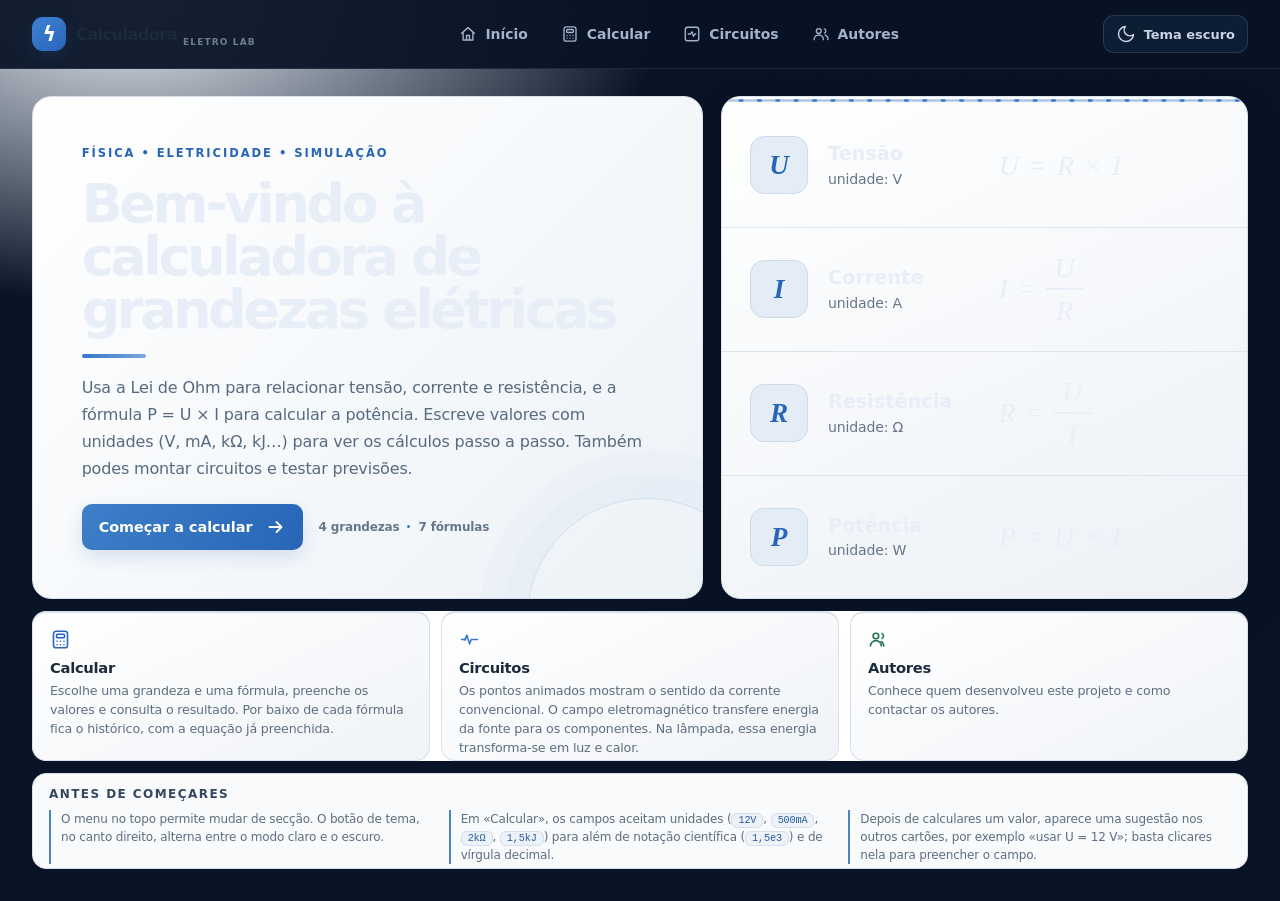
<file: index.html>
<!doctype html>
<html lang="pt-PT">
<head>
  <meta charset="utf-8">
  <meta name="viewport" content="width=device-width, initial-scale=1">
  <title>EletroLab</title>
  <meta http-equiv="refresh" content="0; url=Calculadora/Calculadora.html">
</head>
<body>
  <p><a href="Calculadora/Calculadora.html">Abrir a calculadora EletroLab</a></p>
</body>
</html>
</file>
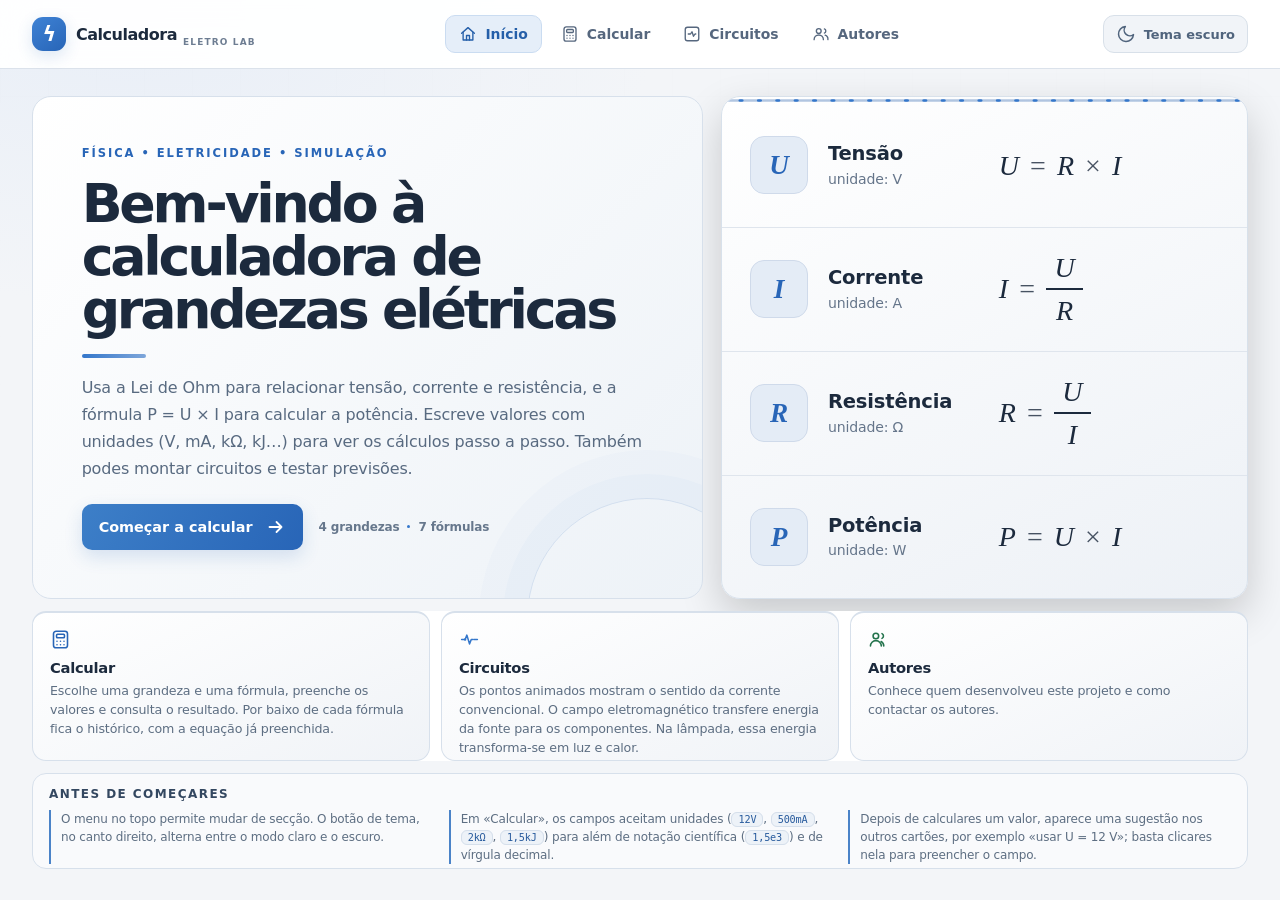
<file: Calculadora/Calculadora.html>
<!DOCTYPE html>
<html lang="pt-PT">
<head>
<meta charset="UTF-8">
<meta name="viewport" content="width=device-width, initial-scale=1.0">
<title>Eletro Lab — Calculadora de grandezas elétricas</title>
<link rel="stylesheet" href="Calculadora.css?v=20261122-1">
</head>
<body>

<!-- ===== BARRA SUPERIOR ===== -->
<header class="topbar">
  <div class="topbar-inner">
    <div class="marca">Calculadora</div>

    <nav class="menu-principal">
      <button class="menu-item" data-secao="inicio">
        <span class="icone">
          <svg viewBox="0 0 24 24" fill="none" stroke="currentColor" stroke-width="1.8" stroke-linecap="round" stroke-linejoin="round"><path d="M3.5 11 12 3.5 20.5 11"/><path d="M5.5 9.5V20h13V9.5"/><path d="M10 20v-6h4v6"/></svg>
        </span>
        <span class="rotulo">Início</span>
      </button>
      <button class="menu-item" data-secao="calcular">
        <span class="icone">
          <svg viewBox="0 0 24 24" fill="none" stroke="currentColor" stroke-width="1.8" stroke-linecap="round" stroke-linejoin="round"><rect x="4" y="2.5" width="16" height="19" rx="3"/><rect x="7.5" y="6" width="9" height="4" rx="1.2"/><path d="M8 14h.01M12 14h.01M16 14h.01M8 17.5h.01M12 17.5h.01M16 17.5h.01"/></svg>
        </span>
        <span class="rotulo">Calcular</span>
      </button>
      <button class="menu-item" data-secao="circuitos">
        <span class="icone">
          <svg viewBox="0 0 24 24" fill="none" stroke="currentColor" stroke-width="1.8" stroke-linecap="round" stroke-linejoin="round"><rect x="3" y="3" width="18" height="18" rx="3"/><path d="M7 12h3l2-3 2 6 2-3h1"/></svg>
        </span>
        <span class="rotulo">Circuitos</span>
      </button>
      <button class="menu-item" data-secao="autores">
        <span class="icone">
          <svg viewBox="0 0 24 24" fill="none" stroke="currentColor" stroke-width="1.8" stroke-linecap="round" stroke-linejoin="round"><circle cx="9" cy="8" r="3.2"/><path d="M2.8 19.5a6.2 6.2 0 0 1 12.4 0"/><path d="M16.5 5.2a3 3 0 0 1 0 5.6"/><path d="M17.5 13.6a5.6 5.6 0 0 1 3.7 5.9"/></svg>
        </span>
        <span class="rotulo">Autores</span>
      </button>
    </nav>

    <button class="btn-tema" id="btnTema">
      <span class="icone">
        <svg class="icone-sol" viewBox="0 0 24 24" fill="none" stroke="currentColor" stroke-width="1.8" stroke-linecap="round" stroke-linejoin="round"><circle cx="12" cy="12" r="4"/><path d="M12 2v2M12 20v2M4.9 4.9l1.4 1.4M17.7 17.7l1.4 1.4M2 12h2M20 12h2M4.9 19.1l1.4-1.4M17.7 6.3l1.4-1.4"/></svg>
        <svg class="icone-lua" viewBox="0 0 24 24" fill="none" stroke="currentColor" stroke-width="1.8" stroke-linecap="round" stroke-linejoin="round"><path d="M21 12.8A9 9 0 1 1 11.2 3a7 7 0 0 0 9.8 9.8z"/></svg>
      </span>
      <span class="rotulo">Tema claro</span>
    </button>
  </div>
</header>

<!-- ===== SUBMENU (Opções da secção ativa) ===== -->
<nav class="subnav oculto" id="subnav">
  <div class="subnav-inner">
    <h2 class="submenu-titulo" id="submenuTitulo"></h2>
    <div class="submenu-lista" id="submenuLista"></div>
  </div>
</nav>

<main class="conteudo" id="conteudo"></main>

<script>
'use strict';

/* ============================================================
   SIMBOLOGIA ELÉTRICA
   ============================================================ */
const CATEGORIAS_SIMBOLOS = [
  { nome: 'Fontes', itens: {
    pilha:   { nome: 'Pilha', svg: `<svg viewBox="0 0 80 60"><line x1="8" y1="30" x2="30" y2="30" stroke="currentColor" stroke-width="2" stroke-linecap="round"/><line x1="30" y1="14" x2="30" y2="46" stroke="currentColor" stroke-width="3" stroke-linecap="round"/><line x1="46" y1="22" x2="46" y2="38" stroke="currentColor" stroke-width="3" stroke-linecap="round"/><line x1="46" y1="30" x2="72" y2="30" stroke="currentColor" stroke-width="2" stroke-linecap="round"/><text x="22" y="12" font-size="11" fill="currentColor" text-anchor="middle" font-family="sans-serif">+</text><text x="54" y="18" font-size="11" fill="currentColor" text-anchor="middle" font-family="sans-serif">−</text></svg>` },
    bateria: { nome: 'Bateria', svg: `<svg viewBox="0 0 80 60"><line x1="8" y1="30" x2="16" y2="30" stroke="currentColor" stroke-width="2" stroke-linecap="round"/><line x1="16" y1="14" x2="16" y2="46" stroke="currentColor" stroke-width="3" stroke-linecap="round"/><line x1="24" y1="22" x2="24" y2="38" stroke="currentColor" stroke-width="3" stroke-linecap="round"/><line x1="32" y1="14" x2="32" y2="46" stroke="currentColor" stroke-width="3" stroke-linecap="round"/><line x1="40" y1="22" x2="40" y2="38" stroke="currentColor" stroke-width="3" stroke-linecap="round"/><line x1="48" y1="14" x2="48" y2="46" stroke="currentColor" stroke-width="3" stroke-linecap="round"/><line x1="56" y1="22" x2="56" y2="38" stroke="currentColor" stroke-width="3" stroke-linecap="round"/><line x1="56" y1="30" x2="72" y2="30" stroke="currentColor" stroke-width="2" stroke-linecap="round"/></svg>` },
    tomada:  { nome: 'Tomada elétrica', svg: `<svg viewBox="0 0 80 60"><line x1="8" y1="30" x2="22" y2="30" stroke="currentColor" stroke-width="2" stroke-linecap="round"/><circle cx="40" cy="30" r="16" fill="none" stroke="currentColor" stroke-width="2"/><path d="M32 30 Q 36 22, 40 30 Q 44 38, 48 30" fill="none" stroke="currentColor" stroke-width="2" stroke-linecap="round"/><line x1="58" y1="30" x2="72" y2="30" stroke="currentColor" stroke-width="2" stroke-linecap="round"/></svg>` },
    gerador: { nome: 'Gerador', svg: `<svg viewBox="0 0 80 60"><line x1="8" y1="30" x2="22" y2="30" stroke="currentColor" stroke-width="2" stroke-linecap="round"/><circle cx="40" cy="30" r="16" fill="none" stroke="currentColor" stroke-width="2"/><text x="40" y="36" text-anchor="middle" font-size="15" font-weight="bold" fill="currentColor" font-family="sans-serif">G</text><line x1="58" y1="30" x2="72" y2="30" stroke="currentColor" stroke-width="2" stroke-linecap="round"/></svg>` }
  }},
  { nome: 'Receptores', itens: {
    resistencia:          { nome: 'Resistência', svg: `<svg viewBox="0 0 80 60"><line x1="8" y1="30" x2="24" y2="30" stroke="currentColor" stroke-width="2" stroke-linecap="round"/><rect x="24" y="19" width="32" height="22" fill="none" stroke="currentColor" stroke-width="2"/><line x1="56" y1="30" x2="72" y2="30" stroke="currentColor" stroke-width="2" stroke-linecap="round"/></svg>` },
    resistencia_variavel: { nome: 'Resistência variável', svg: `<svg viewBox="0 0 80 60"><line x1="8" y1="30" x2="24" y2="30" stroke="currentColor" stroke-width="2" stroke-linecap="round"/><rect x="24" y="19" width="32" height="22" fill="none" stroke="currentColor" stroke-width="2"/><line x1="56" y1="30" x2="72" y2="30" stroke="currentColor" stroke-width="2" stroke-linecap="round"/><line x1="22" y1="48" x2="58" y2="12" stroke="currentColor" stroke-width="1.8" stroke-linecap="round"/><polygon points="58,12 51,14 55,19" fill="currentColor"/></svg>` },
    lampada:              { nome: 'Lâmpada', svg: `<svg viewBox="0 0 80 60"><line x1="8" y1="30" x2="24" y2="30" stroke="currentColor" stroke-width="2" stroke-linecap="round"/><circle cx="40" cy="30" r="16" fill="none" stroke="currentColor" stroke-width="2"/><line x1="28.7" y1="18.7" x2="51.3" y2="41.3" stroke="currentColor" stroke-width="2" stroke-linecap="round"/><line x1="51.3" y1="18.7" x2="28.7" y2="41.3" stroke="currentColor" stroke-width="2" stroke-linecap="round"/><line x1="56" y1="30" x2="72" y2="30" stroke="currentColor" stroke-width="2" stroke-linecap="round"/></svg>` },
    motor:                { nome: 'Motor', svg: `<svg viewBox="0 0 80 60"><line x1="8" y1="30" x2="22" y2="30" stroke="currentColor" stroke-width="2" stroke-linecap="round"/><circle cx="40" cy="30" r="16" fill="none" stroke="currentColor" stroke-width="2"/><text x="40" y="36" text-anchor="middle" font-size="15" font-weight="bold" fill="currentColor" font-family="sans-serif">M</text><line x1="58" y1="30" x2="72" y2="30" stroke="currentColor" stroke-width="2" stroke-linecap="round"/></svg>` },
    campainha:            { nome: 'Campainha', svg: `<svg viewBox="0 0 80 60"><line x1="8" y1="42" x2="22" y2="42" stroke="currentColor" stroke-width="2" stroke-linecap="round"/><path d="M22 42 L22 34 Q 40 8, 58 34 L58 42 Z" fill="none" stroke="currentColor" stroke-width="2" stroke-linejoin="round"/><line x1="22" y1="42" x2="58" y2="42" stroke="currentColor" stroke-width="2" stroke-linecap="round"/><line x1="58" y1="42" x2="72" y2="42" stroke="currentColor" stroke-width="2" stroke-linecap="round"/></svg>` },
    condensador:          { nome: 'Condensador', svg: `<svg viewBox="0 0 80 60"><line x1="8" y1="30" x2="34" y2="30" stroke="currentColor" stroke-width="2" stroke-linecap="round"/><line x1="34" y1="14" x2="34" y2="46" stroke="currentColor" stroke-width="3" stroke-linecap="round"/><line x1="46" y1="14" x2="46" y2="46" stroke="currentColor" stroke-width="3" stroke-linecap="round"/><line x1="46" y1="30" x2="72" y2="30" stroke="currentColor" stroke-width="2" stroke-linecap="round"/></svg>` },
    bobine:               { nome: 'Bobine', svg: `<svg viewBox="0 0 80 60"><line x1="8" y1="30" x2="20" y2="30" stroke="currentColor" stroke-width="2" stroke-linecap="round"/><path d="M20 30 Q 24 16, 28 30 Q 32 16, 36 30 Q 40 16, 44 30 Q 48 16, 52 30 Q 56 16, 60 30" fill="none" stroke="currentColor" stroke-width="2" stroke-linecap="round"/><line x1="60" y1="30" x2="72" y2="30" stroke="currentColor" stroke-width="2" stroke-linecap="round"/></svg>` },
    transformador:        { nome: 'Transformador', svg: `<svg viewBox="0 0 80 60"><line x1="8" y1="30" x2="18" y2="30" stroke="currentColor" stroke-width="2" stroke-linecap="round"/><path d="M18 30 Q 21 18, 24 30 Q 27 18, 30 30 Q 33 18, 36 30" fill="none" stroke="currentColor" stroke-width="2" stroke-linecap="round"/><line x1="38" y1="14" x2="38" y2="46" stroke="currentColor" stroke-width="2"/><line x1="42" y1="14" x2="42" y2="46" stroke="currentColor" stroke-width="2"/><path d="M44 30 Q 47 18, 50 30 Q 53 18, 56 30 Q 59 18, 62 30" fill="none" stroke="currentColor" stroke-width="2" stroke-linecap="round"/><line x1="62" y1="30" x2="72" y2="30" stroke="currentColor" stroke-width="2" stroke-linecap="round"/></svg>` }
  }},
  { nome: 'Semicondutores e transdutores', itens: {
    transistor:  { nome: 'Transístor', svg: `<svg viewBox="0 0 80 60"><circle cx="40" cy="30" r="18" fill="none" stroke="currentColor" stroke-width="2"/><line x1="18" y1="30" x2="32" y2="30" stroke="currentColor" stroke-width="2" stroke-linecap="round"/><line x1="32" y1="16" x2="32" y2="44" stroke="currentColor" stroke-width="2.5" stroke-linecap="round"/><line x1="32" y1="22" x2="46" y2="12" stroke="currentColor" stroke-width="2" stroke-linecap="round"/><line x1="32" y1="38" x2="46" y2="48" stroke="currentColor" stroke-width="2" stroke-linecap="round"/><line x1="32" y1="30" x2="48" y2="30" stroke="currentColor" stroke-width="2" stroke-linecap="round"/><line x1="48" y1="30" x2="62" y2="30" stroke="currentColor" stroke-width="2" stroke-linecap="round"/><polygon points="46,12 40,14 44,18" fill="currentColor"/><polygon points="46,48 40,46 44,42" fill="currentColor"/></svg>` },
    led:         { nome: 'LED', svg: `<svg viewBox="0 0 80 60"><line x1="8" y1="30" x2="28" y2="30" stroke="currentColor" stroke-width="2" stroke-linecap="round"/><polygon points="28,18 28,42 48,30" fill="none" stroke="currentColor" stroke-width="2" stroke-linejoin="round"/><line x1="48" y1="16" x2="48" y2="44" stroke="currentColor" stroke-width="2.5" stroke-linecap="round"/><line x1="48" y1="30" x2="72" y2="30" stroke="currentColor" stroke-width="2" stroke-linecap="round"/><line x1="44" y1="12" x2="52" y2="6" stroke="currentColor" stroke-width="1.8" stroke-linecap="round"/><line x1="52" y1="14" x2="60" y2="8" stroke="currentColor" stroke-width="1.8" stroke-linecap="round"/></svg>` },
    microfone:   { nome: 'Microfone', svg: `<svg viewBox="0 0 80 60"><line x1="8" y1="30" x2="22" y2="30" stroke="currentColor" stroke-width="2" stroke-linecap="round"/><path d="M22 12 L22 48 L46 48 A 18 18 0 0 0 46 12 Z" fill="none" stroke="currentColor" stroke-width="2" stroke-linejoin="round"/><line x1="22" y1="12" x2="22" y2="48" stroke="currentColor" stroke-width="2"/><line x1="58" y1="30" x2="72" y2="30" stroke="currentColor" stroke-width="2" stroke-linecap="round"/></svg>` },
    altifalante: { nome: 'Altifalante', svg: `<svg viewBox="0 0 80 60"><line x1="8" y1="30" x2="22" y2="30" stroke="currentColor" stroke-width="2" stroke-linecap="round"/><polygon points="22,22 22,38 34,38 50,50 50,10 34,22" fill="none" stroke="currentColor" stroke-width="2" stroke-linejoin="round"/><line x1="58" y1="30" x2="72" y2="30" stroke="currentColor" stroke-width="2" stroke-linecap="round"/></svg>` }
  }},
  { nome: 'Componentes de ligação', itens: {
    fio:                   { nome: 'Fio', svg: `<svg viewBox="0 0 80 60"><line x1="6" y1="30" x2="74" y2="30" stroke="currentColor" stroke-width="2" stroke-linecap="round"/><circle cx="6" cy="30" r="3" fill="currentColor" opacity="0.7"/><circle cx="74" cy="30" r="3" fill="currentColor" opacity="0.7"/></svg>` },
    interruptor_aberto:    { nome: 'Interruptor aberto', svg: `<svg viewBox="0 0 80 60"><line x1="8" y1="30" x2="30" y2="30" stroke="currentColor" stroke-width="2" stroke-linecap="round"/><circle cx="30" cy="30" r="3.2" fill="currentColor"/><circle cx="52" cy="30" r="3.2" fill="currentColor"/><line x1="30" y1="30" x2="48" y2="14" stroke="currentColor" stroke-width="2" stroke-linecap="round"/><line x1="52" y1="30" x2="72" y2="30" stroke="currentColor" stroke-width="2" stroke-linecap="round"/></svg>` },
    interruptor_fechado:   { nome: 'Interruptor fechado', svg: `<svg viewBox="0 0 80 60"><line x1="8" y1="30" x2="30" y2="30" stroke="currentColor" stroke-width="2" stroke-linecap="round"/><circle cx="30" cy="30" r="3.2" fill="currentColor"/><circle cx="52" cy="30" r="3.2" fill="currentColor"/><line x1="30" y1="30" x2="52" y2="30" stroke="currentColor" stroke-width="2" stroke-linecap="round"/><line x1="52" y1="30" x2="72" y2="30" stroke="currentColor" stroke-width="2" stroke-linecap="round"/></svg>` },
    fusivel:               { nome: 'Fusível', svg: `<svg viewBox="0 0 80 60"><line x1="8" y1="30" x2="22" y2="30" stroke="currentColor" stroke-width="2" stroke-linecap="round"/><rect x="22" y="22" width="36" height="16" fill="none" stroke="currentColor" stroke-width="2"/><line x1="22" y1="30" x2="58" y2="30" stroke="currentColor" stroke-width="2" stroke-linecap="round"/><line x1="58" y1="30" x2="72" y2="30" stroke="currentColor" stroke-width="2" stroke-linecap="round"/></svg>` }
  }},
  { nome: 'Aparelhos de medição', itens: {
    amperimetro: { nome: 'Amperímetro', svg: `<svg viewBox="0 0 80 60"><line x1="8" y1="30" x2="22" y2="30" stroke="currentColor" stroke-width="2" stroke-linecap="round"/><circle cx="40" cy="30" r="16" fill="none" stroke="currentColor" stroke-width="2"/><text x="40" y="36" text-anchor="middle" font-size="15" font-weight="bold" fill="currentColor" font-family="sans-serif">A</text><line x1="58" y1="30" x2="72" y2="30" stroke="currentColor" stroke-width="2" stroke-linecap="round"/></svg>` },
    voltimetro:  { nome: 'Voltímetro', svg: `<svg viewBox="0 0 80 60"><line x1="8" y1="30" x2="22" y2="30" stroke="currentColor" stroke-width="2" stroke-linecap="round"/><circle cx="40" cy="30" r="16" fill="none" stroke="currentColor" stroke-width="2"/><text x="40" y="36" text-anchor="middle" font-size="15" font-weight="bold" fill="currentColor" font-family="sans-serif">V</text><line x1="58" y1="30" x2="72" y2="30" stroke="currentColor" stroke-width="2" stroke-linecap="round"/></svg>` },
    ohmimetro:   { nome: 'Ohmímetro', svg: `<svg viewBox="0 0 80 60"><line x1="8" y1="30" x2="22" y2="30" stroke="currentColor" stroke-width="2" stroke-linecap="round"/><circle cx="40" cy="30" r="16" fill="none" stroke="currentColor" stroke-width="2"/><text x="40" y="36" text-anchor="middle" font-size="15" font-weight="bold" fill="currentColor" font-family="sans-serif">Ω</text><line x1="58" y1="30" x2="72" y2="30" stroke="currentColor" stroke-width="2" stroke-linecap="round"/></svg>` },
    wattimetro:  { nome: 'Wattímetro', svg: `<svg viewBox="0 0 80 60"><line x1="8" y1="30" x2="22" y2="30" stroke="currentColor" stroke-width="2" stroke-linecap="round"/><circle cx="40" cy="30" r="16" fill="none" stroke="currentColor" stroke-width="2"/><text x="40" y="36" text-anchor="middle" font-size="15" font-weight="bold" fill="currentColor" font-family="sans-serif">W</text><line x1="58" y1="30" x2="72" y2="30" stroke="currentColor" stroke-width="2" stroke-linecap="round"/></svg>` }
  }}
];

const SIMBOLOS = {};
CATEGORIAS_SIMBOLOS.forEach(c => Object.entries(c.itens).forEach(([k,v]) => SIMBOLOS[k]=v));

/* ============================================================
   ESTADO
   ============================================================ */
const estado = { dados:null, secao:null, grandeza:null, circuito:null };
const dom = {};

/* Valores partilhados entre cartões (sugestões cruzadas) */
const valoresGlobais = {}; // { U: {valor, unidade}, ... }

/* Fórmulas das cartas normais */
const CALCULADORAS = {
  'u-r-i': v => v.R * v.I,
  'u-e-q': v => v.E / v.Q,
  'i-u-r': v => v.U / v.R,
  'i-q-t': v => v.Q / v.T,
  'r-u-i': v => v.U / v.I,
  'p-u-i': v => v.U * v.I,
  'p-e-t': v => v.E / v.T
};

const DENOMINADORES = {
  'u-e-q': ['Q'],
  'i-u-r': ['R'],
  'i-q-t': ['T'],
  'r-u-i': ['I'],
  'p-e-t': ['T']
};

const CAMPOS_NEGATIVOS = {
  'u-r-i': ['I'],
  'u-e-q': ['E','Q'],
  'i-u-r': ['U'],
  'i-q-t': ['Q'],
  'r-u-i': ['U','I'],
  'p-u-i': ['U','I'],
  'p-e-t': ['E']
};
const permiteNegativo = (calculoId, campoId) =>
  (CAMPOS_NEGATIVOS[calculoId] || []).includes(campoId);

/* ============================================================
   PARSE DE VALORES COM UNIDADE
   ============================================================ */
const PREFIXOS = {
  'p': 1e-12, 'n': 1e-9, 'u': 1e-6, 'µ': 1e-6, 'μ': 1e-6,
  'm': 1e-3, 'c': 1e-2, 'd': 1e-1,
  'k': 1e3, 'K': 1e3, 'M': 1e6, 'G': 1e9
};
const UNIDADES_VALIDAS = ['V','A','Ω','W','J','C','s'];

function parseValor(str, unidadeEsperada){
  if (typeof str !== 'string') return NaN;
  let s = str.trim().replace(/\s+/g,'').replace(',','.');
  if (!s) return NaN;

  const mNum = s.match(/^([+-]?(?:\d+\.?\d*|\.\d+)(?:[eE][+-]?\d+)?)/);
  if (!mNum) return NaN;
  const base = parseFloat(mNum[1]);
  if (!isFinite(base)) return NaN;
  s = s.slice(mNum[1].length);

  let prefixo = '', unidade = '';
  if (s === '') return base;
  const sLow = s.toLowerCase();
  if (sLow === 'ohm' || sLow === 'ohms'){
    unidade = 'Ω';
  } else if (s.endsWith('Ω')){
    unidade = 'Ω';
    prefixo = s.slice(0, -1);
  } else if (UNIDADES_VALIDAS.includes(s[s.length-1])){
    unidade = s[s.length-1];
    prefixo = s.slice(0, -1);
  } else {
    prefixo = s;
  }

  if (prefixo && !(prefixo in PREFIXOS)) return NaN;
  if (unidade && unidadeEsperada && unidade !== unidadeEsperada) return NaN;

  const mult = prefixo ? PREFIXOS[prefixo] : 1;
  return base * mult;
}

/* ============================================================
   AVISOS DE CAMPO
   ============================================================ */
function avisoCampo(campo, texto){
  const av = campo && campo.querySelector('.campo-aviso');
  if (!av) return;
  av.textContent = texto;
  av.hidden = false;
  clearTimeout(av._t);
  av._t = setTimeout(() => { av.hidden = true; }, 3500);
}
function esconderAvisoCampo(campo){
  const av = campo && campo.querySelector('.campo-aviso');
  if (!av) return;
  clearTimeout(av._t);
  av.hidden = true;
}

/* ============================================================
   SUGESTÕES CRUZADAS
   ============================================================ */
function atualizarValorGlobal(simbolo, valor, unidade){
  valoresGlobais[simbolo] = { valor, unidade };
  atualizarSugestoes();
}
function atualizarSugestoes(){
  document.querySelectorAll('.campo').forEach(campo => {
    const inp = campo.querySelector('input[type="text"]');
    const sug = campo.querySelector('.sugestao');
    if (!inp || !sug) return;
    const nome = inp.name;
    const gv = valoresGlobais[nome];
    if (gv && inp.value.trim() === ''){
      sug.hidden = false;
      sug.innerHTML = `usar <b>${fmtNum(gv.valor)} ${gv.unidade}</b>`;
      sug.dataset.valor = String(gv.valor);
    } else {
      sug.hidden = true;
    }
  });
}

/* ============================================================
   TEMA
   ============================================================ */
const CHAVE_TEMA = 'calculadora-tema';
function obterTemaInicial(){
  try { const g = localStorage.getItem(CHAVE_TEMA); if (g) return g; } catch(_){}
  return window.matchMedia('(prefers-color-scheme: light)').matches ? 'claro' : 'escuro';
}
function aplicarTema(tema){
  document.body.classList.toggle('tema-claro', tema === 'claro');
  try { localStorage.setItem(CHAVE_TEMA, tema); } catch(_){}
  const b = document.getElementById('btnTema');
  if (b) {
    const r = b.querySelector('.rotulo');
    if (r) r.textContent = tema === 'claro' ? 'Tema escuro' : 'Tema claro';
  }
}
function alternarTema(){
  aplicarTema(document.body.classList.contains('tema-claro') ? 'escuro' : 'claro');
}

/* ============================================================
   ARRANQUE
   ============================================================ */
document.addEventListener('DOMContentLoaded', iniciar);

async function iniciar(){
  aplicarTema(obterTemaInicial());

  dom.subnav        = document.getElementById('subnav');
  dom.submenuTitulo = document.getElementById('submenuTitulo');
  dom.submenuLista  = document.getElementById('submenuLista');
  dom.conteudo      = document.getElementById('conteudo');

  document.getElementById('btnTema').addEventListener('click', alternarTema);

  document.querySelectorAll('.menu-item').forEach(b => {
    b.addEventListener('click', () => abrirSecao(b.dataset.secao));
  });

  document.addEventListener('keydown', e => { if (e.key === 'Escape') desativarSimboloAtivo(); });
  document.addEventListener('keydown', atalhosCircuito);

  // Ajusta o histórico quando a janela é redimensionada
  window.addEventListener('resize', debounce(() => {
    document.querySelectorAll('.historico-lista').forEach(ajustarAlturaHistorico);
  }, 150));

  try {
    const resp = await fetch('Calculadora.json', { cache: 'no-cache' });
    if (!resp.ok) throw new Error('HTTP ' + resp.status);
    estado.dados = await resp.json();
  } catch (err) {
    console.error('Não foi possível carregar Calculadora.json:', err);
    dom.conteudo.innerHTML = `
      <div class="cabecalho-secao">
        <h2>Erro ao carregar dados</h2>
        <p>Não foi possível ler o ficheiro <code>Calculadora.json</code>.
        Confirma que está na mesma pasta que este HTML e recarrega a página.</p>
      </div>`;
    return;
  }
  // garante a aba "Circuitos montados" mesmo com um Calculadora.json antigo
  if (!estado.dados.circuitos.some(c => c.id === 'prontos')){
    estado.dados.circuitos.push({ id:'prontos', nome:'Circuitos montados',
      explicacao:'Circuitos já montados e a funcionar, para ver, testar e alterar.' });
  }
  abrirSecao('inicio');
}

/* ============================================================
   NAVEGAÇÃO
   ============================================================ */
function abrirSecao(secao){
  estado.secao = secao;
  document.querySelectorAll('.menu-item').forEach(b => b.classList.toggle('ativo', b.dataset.secao === secao));

  const semSub = secao === 'inicio';
  dom.subnav.classList.toggle('oculto', semSub);

  if (secao === 'calcular' && !estado.grandeza) estado.grandeza = estado.dados.grandezas[0].id;
  if (secao === 'circuitos' && !estado.circuito) estado.circuito = estado.dados.circuitos[0].id;

  renderSubmenu();
  renderConteudo();
}

/* ============================================================
   SUBMENU
   ============================================================ */
function renderSubmenu(){
  dom.submenuLista.innerHTML = '';
  if (estado.secao === 'inicio') { dom.submenuTitulo.textContent = ''; return; }
  if (estado.secao === 'calcular') {
    dom.submenuTitulo.textContent = 'Grandezas';
    estado.dados.grandezas.forEach(g => {
      const b = document.createElement('button');
      b.className = 'submenu-item' + (estado.grandeza === g.id ? ' ativo' : '');
      b.innerHTML = `<span class="submenu-simbolo">${g.simbolo}</span><span>${g.nome}</span>`;
      b.addEventListener('click', () => { estado.grandeza = g.id; renderSubmenu(); renderConteudo(); });
      dom.submenuLista.appendChild(b);
    });
  } else if (estado.secao === 'circuitos') {
    dom.submenuTitulo.textContent = 'Circuitos';
    estado.dados.circuitos.forEach(c => {
      const b = document.createElement('button');
      b.className = 'submenu-item' + (estado.circuito === c.id ? ' ativo' : '');
      b.innerHTML = `<span>${c.nome}</span>`;
      b.addEventListener('click', () => { estado.circuito = c.id; renderSubmenu(); renderConteudo(); });
      dom.submenuLista.appendChild(b);
    });
  } else if (estado.secao === 'autores') {
    dom.submenuTitulo.textContent = 'Autores';
    const b = document.createElement('button');
    b.className = 'submenu-item ativo';
    b.innerHTML = `<span>Equipa do projeto</span>`;
    dom.submenuLista.appendChild(b);
  }
}

/* ============================================================
   CONTEÚDO
   ============================================================ */
function renderConteudo(){
  if (estado.secao === 'inicio') renderInicio();
  else if (estado.secao === 'calcular') renderCalcular();
  else if (estado.secao === 'circuitos') renderCircuitos(estado.circuito === 'prontos');
  else if (estado.secao === 'autores') renderAutores();
  setTimeout(atualizarSugestoes, 0);
}

/* ---------- CALCULAR ---------- */
function renderCalcular(){
  const g = estado.dados.grandezas.find(x => x.id === estado.grandeza);
  if (!g) return;
  dom.conteudo.innerHTML = `
    <div class="cabecalho-secao">
      <h2>${g.nome} <span class="simbolo">(${g.simbolo})</span></h2>
      <p>${g.descricao}</p>
    </div>
    <div class="calcular-layout">
      <div class="grelha-cartoes"></div>
      <aside class="calculo-notas" aria-label="Dicas de utilização">
        <div><span>01</span><p><strong>Unidades reconhecidas</strong>Escreve, por exemplo, 12 V, 500 mA ou 2 kΩ.</p></div>
        <div><span>02</span><p><strong>Vírgula ou expoente</strong>Aceita 1,5 e também notação científica, como 1,5e3.</p></div>
        <div><span>03</span><p><strong>Reutiliza resultados</strong>Os valores calculados podem preencher outros campos automaticamente.</p></div>
      </aside>
    </div>`;
  const grelha = dom.conteudo.querySelector('.grelha-cartoes');
  g.calculos.forEach(c => grelha.appendChild(criarCartao(c, g)));
}

function criarCartao(calculo, grandeza){
  const c = document.createElement('div');
  c.className = 'cartao';
  c.innerHTML = `
    <div class="formula-chip">${eqHTML(calculo.formula)}</div>
    <p class="explicacao">${calculo.explicacao}</p>
    <form class="form-calculo">
      ${calculo.campos.map(cp => {
        const neg = permiteNegativo(calculo.id, cp.id);
        const mUn = cp.label.match(/\(([^)]+)\)\s*$/);
        const unidade = mUn ? mUn[1] : '';
        return `
        <div class="campo">
          <label for="in_${calculo.id}_${cp.id}">${cp.label}</label>
          <div class="campo-num">
            <input id="in_${calculo.id}_${cp.id}" name="${cp.id}" type="text"
                   inputmode="decimal" placeholder="—" autocomplete="off" spellcheck="false"
                   data-neg="${neg ? 1 : 0}" data-unidade="${unidade}"
                   title="${neg ? 'Aceita valores negativos' : 'Não aceita valores negativos'} · Podes indicar a unidade (ex.: 12 ${unidade}, 500 m${unidade})">
            <div class="stepper">
              <button type="button" tabindex="-1" data-d="1" aria-label="Aumentar"><svg viewBox="0 0 12 12" aria-hidden="true"><path d="M2.5 7.5 6 4l3.5 3.5"/></svg></button>
              <button type="button" tabindex="-1" data-d="-1" aria-label="Diminuir"><svg viewBox="0 0 12 12" aria-hidden="true"><path d="M2.5 4.5 6 8l3.5-3.5"/></svg></button>
            </div>
          </div>
          <p class="campo-aviso" hidden></p>
          <button type="button" class="sugestao" hidden></button>
        </div>`;
      }).join('')}
      <button type="submit" class="btn-calcular">Calcular</button>
      <div class="resultado"></div>
    </form>
    <div class="historico">
      <div class="historico-cab"><h4>Histórico</h4><button type="button" class="btn-hist-limpar" hidden>Limpar</button></div>
      <ul class="historico-lista"></ul>
    </div>`;

  const form = c.querySelector('form');

  form.querySelectorAll('.stepper button').forEach(b => b.addEventListener('click', ev => {
    const campo = b.closest('.campo');
    const inp = campo.querySelector('input');
    const unidade = inp.dataset.unidade || '';
    const passo = (ev.shiftKey ? .1 : 1) * Number(b.dataset.d);
    const atual = parseValor(inp.value, unidade);
    const base = isFinite(atual) ? atual : 0;
    let novo = Math.round((base + passo) * 1e6) / 1e6;
    if (novo < 0 && inp.dataset.neg !== '1'){
      novo = 0;
      avisoCampo(campo, 'Este valor não pode ser negativo — o mínimo é 0.');
    } else {
      esconderAvisoCampo(campo);
    }
    inp.value = String(novo);
    inp.classList.remove('invalido');
    atualizarSugestoes();
  }));

  form.querySelectorAll('input').forEach(inp => inp.addEventListener('input', () => {
    inp.classList.remove('invalido');
    esconderAvisoCampo(inp.closest('.campo'));
    atualizarSugestoes();
  }));

  form.querySelectorAll('.sugestao').forEach(s => s.addEventListener('click', () => {
    const campo = s.closest('.campo');
    const inp = campo.querySelector('input');
    inp.value = s.dataset.valor;
    inp.classList.remove('invalido');
    esconderAvisoCampo(campo);
    atualizarSugestoes();
    inp.focus();
  }));

  const resultado = c.querySelector('.resultado');

  form.addEventListener('submit', e => {
    e.preventDefault();
    resultado.className = 'resultado';
    form.querySelectorAll('input').forEach(i => i.classList.remove('invalido'));

    const valores = {};
    let erro = null;

    for (const cp of calculo.campos) {
      const inp = form.querySelector(`[name="${cp.id}"]`);
      const v = inp.value.trim();
      if (v === ''){ inp.classList.add('invalido'); erro = erro || 'Preenche todos os campos.'; continue; }
      const unidade = inp.dataset.unidade || '';
      const n = parseValor(v, unidade);
      if (!isFinite(n)){
        inp.classList.add('invalido');
        avisoCampo(inp.closest('.campo'), `Valor inválido. Usa um número (ex.: 12, 12,5, 1,5e3) com unidade opcional (ex.: 12 ${unidade}, 500 m${unidade}).`);
        erro = erro || `Valor inválido em "${cp.label}".`;
        continue;
      }
      if (n < 0 && !permiteNegativo(calculo.id, cp.id)){
        inp.classList.add('invalido');
        avisoCampo(inp.closest('.campo'), 'Este valor não pode ser negativo — o mínimo é 0.');
        erro = erro || `"${cp.label}" não pode ser negativo.`;
        continue;
      }
      valores[cp.id] = n;
    }
    if (erro){ resultado.classList.add('visivel','erro'); resultado.textContent = erro; return; }

    for (const nome of (DENOMINADORES[calculo.id] || [])) {
      if (valores[nome] === 0){
        form.querySelector(`[name="${nome}"]`).classList.add('invalido');
        resultado.classList.add('visivel','erro');
        resultado.textContent = 'Não é possível dividir por zero.';
        return;
      }
    }

    const fn = CALCULADORAS[calculo.id];
    if (!fn){ resultado.classList.add('visivel','erro'); resultado.textContent = 'Cálculo não implementado.'; return; }

    const valor = fn(valores);

    if (Number.isNaN(valor)){
      resultado.classList.add('visivel','erro');
      resultado.textContent = 'Resultado inválido.';
      return;
    }
    if (!isFinite(valor)){ resultado.classList.add('visivel','erro'); resultado.textContent = 'Resultado inválido.'; return; }

    if (grandeza.id === 'resistencia' && valor < 0){
      resultado.classList.add('visivel','erro');
      resultado.textContent = 'A resistência não pode ser negativa. Verifica os sinais da tensão e da corrente.';
      return;
    }

    resultado.classList.add('visivel');
    resultado.innerHTML = eqHTML(calculo.formula, valores, valor, grandeza.unidade);

    atualizarValorGlobal(grandeza.simbolo, valor, grandeza.unidade);

    gravarHistorico(calculo.id, [{ v:valores, r:valor }, ...lerHistorico(calculo.id)].slice(0, 10));
    renderHistorico(c, calculo, grandeza);
  });

  c.querySelector('.btn-hist-limpar').addEventListener('click', () => { gravarHistorico(calculo.id, []); renderHistorico(c, calculo, grandeza); });
  renderHistorico(c, calculo, grandeza);
  return c;
}

/* ---------- EQUAÇÕES E HISTÓRICO ---------- */
const CHAVE_HIST = 'calculadora-historico-sessao';
const CHAVE_HIST_ANTIGA = 'calculadora-historico';
const memHist = {};
try { localStorage.removeItem(CHAVE_HIST_ANTIGA); } catch(_){}
function lerHistorico(id){
  if (memHist[id]) return memHist[id];
  let l = [];
  try { l = (JSON.parse(sessionStorage.getItem(CHAVE_HIST)) || {})[id] || []; } catch(_){}
  return memHist[id] = l;
}
function gravarHistorico(id, l){
  memHist[id] = l;
  try { const t = JSON.parse(sessionStorage.getItem(CHAVE_HIST)) || {}; t[id] = l; sessionStorage.setItem(CHAVE_HIST, JSON.stringify(t)); } catch(_){}
}
function fmtNum(v){ return Number(v.toFixed(6)).toLocaleString('pt-PT', { maximumFractionDigits:6 }); }

/* ============================================================
   HISTÓRICO — ALTURA DINÂMICA (4 linhas / 3 frações) COM SCROLL
   ============================================================ */
function debounce(fn, ms){
  let t;
  return function(...args){
    clearTimeout(t);
    t = setTimeout(() => fn.apply(this, args), ms);
  };
}

/**
 * Calcula a altura máxima do contentor do histórico de forma a mostrar
 * exatamente 4 resultados em equações lineares e 3 em equações com fração.
 * Aplica overflow-y:auto para permitir scroll nos restantes.
 */
function ajustarAlturaHistorico(listaEl){
  if (!listaEl) return;
  requestAnimationFrame(() => {
    if (!listaEl.isConnected) return;

    const itens = listaEl.querySelectorAll('.hist-item');
    if (!itens.length){
      // Sem itens — remove limite e esconde scroll
      listaEl.style.maxHeight = '';
      listaEl.style.overflowY = 'hidden';
      return;
    }

    // Deteta fração em qualquer item (todas as entradas do mesmo cálculo têm a mesma estrutura)
    const temFracao = !!listaEl.querySelector('.frac');
    const numVisiveis = temFracao ? 3 : 4;

    const primeiro = itens[0];
    const estilo = getComputedStyle(listaEl);
    const gap = parseFloat(estilo.rowGap) || parseFloat(estilo.gap) || 6;
    const alturaItem = primeiro.offsetHeight;

    if (!alturaItem) return; // layout ainda não disponível — aborta medição

    const maxHeight = numVisiveis * alturaItem + (numVisiveis - 1) * gap;
    listaEl.style.maxHeight = maxHeight + 'px';
    listaEl.style.overflowY = 'auto';
  });
}

function renderHistorico(c, calculo, g){
  const lista = lerHistorico(calculo.id);
  const listaEl = c.querySelector('.historico-lista');
  listaEl.innerHTML = lista.length
    ? lista.map(x => `<li class="hist-item">${eqHTML(calculo.formula, x.v, x.r, g.unidade)}</li>`).join('')
    : '<li class="hist-vazio">Ainda não há cálculos nesta sessão. Os resultados aparecem aqui.</li>';
  c.querySelector('.btn-hist-limpar').hidden = !lista.length;

  // Ajusta a altura de acordo com o tipo de equação
  ajustarAlturaHistorico(listaEl);

  // Garante que o resultado mais recente fica visível
  requestAnimationFrame(() => { listaEl.scrollTop = 0; });
}

function dividirTopo(s, sep){
  const out = []; let d = 0, ini = 0;
  for (let i = 0; i < s.length; i++){
    const ch = s[i];
    if (ch === '(') d++; else if (ch === ')') d--;
    else if (d === 0 && ch === sep){ out.push(s.slice(ini, i)); ini = i + 1; }
  }
  out.push(s.slice(ini));
  return out.map(p => p.trim());
}
function eqExpr(s, val){
  const f = dividirTopo(s, '÷');
  if (f.length > 1) return `<span class="frac"><span class="num">${eqProduto(f[0], val)}</span><span class="den">${eqProduto(f[1], val)}</span></span>`;
  return eqProduto(s, val);
}
function eqProduto(s, val){
  return dividirTopo(s, '×').map(t => eqTermo(t, val)).join('<span class="op">×</span>');
}
function eqTermo(t, val){
  const quad = t.endsWith('²');
  const base = quad ? t.slice(0, -1) : t;
  const key = base === 'Δt' ? 'T' : base;
  const txt = val && val[key] !== undefined ? fmtNum(val[key]) : `<i class="v">${base}</i>`;
  return quad ? `<span class="pot">${txt}<sup>2</sup></span>` : `<span>${txt}</span>`;
}
function eqHTML(formula, val, res, un){
  const [lhs, rhs] = formula.split('=').map(s => s.trim());
  let h = `<span class="eq${val ? ' eq-hist' : ''}"><i class="v">${lhs}</i><span class="op">=</span>${eqExpr(rhs, val)}`;
  if (res !== undefined) h += `<span class="op">=</span><b class="res">${fmtNum(res)}&nbsp;${un}</b>`;
  return h + '</span>';
}

/* ---------- INÍCIO ---------- */
function renderInicio(){
  const ic = {
    calcular:  '<rect x="4" y="2.5" width="16" height="19" rx="3"/><rect x="7.5" y="6" width="9" height="4" rx="1"/><path d="M8 14h.01M12 14h.01M16 14h.01M8 18h.01M12 18h.01M16 18h.01"/>',
    circuitos: '<path d="M3 12h4l2-5 3 10 2-5h2"/><path d="M17 12h4"/><circle cx="7" cy="12" r="0.5"/>',
    autores:   '<circle cx="9" cy="8" r="3.2"/><path d="M2.8 19.5a6.2 6.2 0 0 1 12.4 0"/><path d="M16 5.3a3 3 0 0 1 0 5.4M18 19.5a6 6 0 0 0-3-5.2"/>'
  };
  const secoes = [
    ['calcular',  'var(--amarelo)',     'Calcular', 'Escolhe uma grandeza e uma fórmula, preenche os valores e consulta o resultado. Por baixo de cada fórmula fica o histórico, com a equação já preenchida.'],
    ['circuitos', 'var(--azul-claro)',  'Circuitos', 'Os pontos animados mostram o sentido da corrente convencional. O campo eletromagnético transfere energia da fonte para os componentes. Na lâmpada, essa energia transforma-se em luz e calor.'],
    ['autores',   'var(--sucesso)',     'Autores',   'Conhece quem desenvolveu este projeto e como contactar os autores.']
  ];
  const linhas = estado.dados.grandezas.map(g => `
    <li><span class="g-simbolo">${g.simbolo}</span>
      <span class="g-nome">${g.nome}<small>unidade: ${g.unidade}</small></span>
      <span class="g-eq">${eqHTML(g.calculos[0].formula)}</span></li>`).join('');
  dom.conteudo.innerHTML = `
    <div class="inicio">
      <section class="inicio-hero">
        <div class="inicio-texto">
          <h2>Bem-vindo à calculadora de grandezas elétricas</h2>
          <p>Usa a Lei de Ohm para relacionar tensão, corrente e resistência, e a fórmula P = U × I para calcular a potência. Escreve valores com unidades (V, mA, kΩ, kJ…) para ver os cálculos passo a passo. Também podes montar circuitos e testar previsões.</p>
          <div class="inicio-acao">
            <button type="button" class="inicio-cta" onclick="abrirSecao('calcular')">Começar a calcular <svg viewBox="0 0 20 20" fill="none" aria-hidden="true"><path d="M3.5 10h12m-5-5 5 5-5 5" stroke="currentColor" stroke-width="1.8" stroke-linecap="round" stroke-linejoin="round"/></svg></button>
            <span>4 grandezas <i></i> 7 fórmulas</span>
          </div>
        </div>
        <aside class="inicio-painel" aria-label="Grandezas elétricas">
          <svg class="inicio-fio" viewBox="0 0 400 8" preserveAspectRatio="none" aria-hidden="true">
            <line class="base" x1="0" y1="4" x2="400" y2="4"/><line class="fluxo" x1="0" y1="4" x2="400" y2="4"/>
          </svg>
          <ul>${linhas}</ul>
        </aside>
      </section>
      <section class="inicio-secoes">
        ${secoes.map(([s, cor, t, d]) => `
          <article class="inicio-sec" style="--cor:${cor}">
            <svg viewBox="0 0 24 24" fill="none" stroke="currentColor" stroke-width="1.8" stroke-linecap="round" stroke-linejoin="round" aria-hidden="true">${ic[s]}</svg>
            <h3>${t}</h3><p>${d}</p>
          </article>`).join('')}
      </section>
      <section class="inicio-dicas">
        <h3>Antes de começares</h3>
        <div>
          <p>O menu no topo permite mudar de secção. O botão de tema, no canto direito, alterna entre o modo claro e o escuro.</p>
          <p>Em «Calcular», os campos aceitam unidades (<code>12V</code>, <code>500mA</code>, <code>2kΩ</code>, <code>1,5kJ</code>) para além de notação científica (<code>1,5e3</code>) e de vírgula decimal.</p>
          <p>Depois de calculares um valor, aparece uma sugestão nos outros cartões, por exemplo «usar U = 12 V»; basta clicares nela para preencher o campo.</p>
        </div>
      </section>
    </div>`;
}

/* ---------- CIRCUITOS ---------- */
let canvasAtual = null;

function renderCircuitos(prontos){
  dom.conteudo.innerHTML = `
    <div class="cabecalho-secao">
      <h2>${prontos ? 'Circuitos montados' : 'Desenhar circuito'}</h2>
      <p>${prontos ? 'Escolhe um dos circuitos já montados. Estão ligados e a funcionar: clica num elemento para alterar o seu valor, faz duplo clique num interruptor para o abrir ou fechar, arrasta para mover e usa a paleta para acrescentar mais símbolos. Clica novamente no nome do circuito para o repor. Os pontos animados indicam o sentido da corrente convencional.' : 'Escolhe um símbolo na paleta e clica na área de trabalho para o colocar. Arrasta para mover. O botão direito do rato apaga. O fio tem dois círculos azuis nas pontas (para esticar e rodar) e um amarelo no meio (arrasta para curvar). Com um elemento selecionado, a tecla R roda-o, e Ctrl+C / Ctrl+V copiam e colam. As pontas dos fios ligam-se automaticamente quando ficam perto de um terminal ou de outra ponta.'}</p>
    </div>
    ${prontos ? `
      <div class="prontos-bloco">
        <div class="prontos-lista" id="prontosLista">
          <button type="button" class="pronto-btn pronto-desafio" id="btnProntoDesafio" aria-haspopup="dialog">Desafio de previsão</button>
        </div>
        <p class="prontos-desc" id="prontosDesc"></p>
      </div>
      <dialog class="desafio-dialogo" id="prontoDesafio" aria-labelledby="desafioTitulo"></dialog>` : ''}
    <div class="circuito-editor">
      <aside class="paleta">
        <div class="paleta-cabecalho">
          <h3 class="paleta-titulo">Símbolos</h3>
          <button type="button" class="btn-limpar" id="btnLimpar">Limpar</button>
        </div>
        <div class="paleta-scroll" id="paletaScroll"></div>
        <p class="paleta-nota">ESC cancela. O botão direito apaga. R roda o elemento selecionado. Ctrl+C / Ctrl+V copia e cola. As pontas dos fios encaixam automaticamente nos terminais.</p>
      </aside>
      <div class="coluna-desenho">
      <div class="estado-circuito" id="estadoCircuito"></div>
      <div class="grelha-pontos" id="canvas-circuito">
        <p class="dica-canvas">Seleciona um símbolo à esquerda e clica aqui para o colocar. Arrasta para mover; o botão direito apaga.</p>
      </div>
      <div class="inspetor" id="inspetor"></div>
      </div>
    </div>`;

  const paletaScroll = document.getElementById('paletaScroll');
  const canvas = document.getElementById('canvas-circuito');
  const paleta = dom.conteudo.querySelector('.paleta');
  canvasAtual = canvas;
  if (obsCircuito) obsCircuito.disconnect();
  obsCircuito = new MutationObserver(agendarSim);
  obsCircuito.observe(canvas, { childList:true, subtree:true, attributes:true,
    attributeFilter:['style','data-x1','data-y1','data-x2','data-y2','data-valor','data-tipo','data-queimado','data-rot'] });
  selecionar(null);

  CATEGORIAS_SIMBOLOS.forEach(cat => {
    const grupo = document.createElement('details');
    grupo.className = 'paleta-grupo';
    grupo.open = false;
    grupo.innerHTML = `<summary class="paleta-grupo-titulo">${cat.nome}<span class="contagem">${Object.keys(cat.itens).length}</span></summary>`;
    const grelha = document.createElement('div');
    grelha.className = 'paleta-grelha';
    Object.entries(cat.itens).forEach(([id, s]) => {
      const b = document.createElement('button');
      b.type = 'button';
      b.className = 'paleta-item';
      b.dataset.tipo = id;
      b.title = s.nome;
      b.innerHTML = `<span class="paleta-svg">${s.svg}</span><span class="paleta-nome">${s.nome}</span>`;
      b.addEventListener('click', () => {
        const jaAtivo = b.classList.contains('ativo');
        paleta.querySelectorAll('.paleta-item').forEach(x => x.classList.remove('ativo'));
        canvas.classList.remove('a-colocar');
        if (!jaAtivo) { b.classList.add('ativo'); canvas.classList.add('a-colocar'); }
      });
      grelha.appendChild(b);
    });
    grupo.appendChild(grelha);
    paletaScroll.appendChild(grupo);
  });

  document.getElementById('btnLimpar').addEventListener('click', () => {
    canvas.querySelectorAll('.elemento').forEach(e => e.remove());
    selecionar(null);
    if (!canvas.querySelector('.dica-canvas')) {
      const d = document.createElement('p');
      d.className = 'dica-canvas';
      d.textContent = 'Seleciona um símbolo à esquerda e clica aqui para o colocar.';
      canvas.appendChild(d);
    }
  });

  let premidoEmElemento = false, premidoX = 0, premidoY = 0;
  canvas.addEventListener('pointerdown', e => {
    premidoEmElemento = !!e.target.closest('.elemento');
    premidoX = e.clientX; premidoY = e.clientY;
  }, true);

  canvas.addEventListener('click', e => {
    const veioDeElemento = premidoEmElemento;
    const arrastou = Math.hypot(e.clientX - premidoX, e.clientY - premidoY) > 4;
    premidoEmElemento = false;
    if (veioDeElemento || arrastou || estadoArrastoFio.ativo) return;
    if (e.target.closest('.elemento')) return;
    const ativo = paleta.querySelector('.paleta-item.ativo');
    if (!ativo) { selecionar(null); return; }
    const rect = canvas.getBoundingClientRect();
    colocarElemento(canvas, ativo.dataset.tipo, e.clientX - rect.left, e.clientY - rect.top);
  });

  canvas.addEventListener('contextmenu', e => {
    const el = e.target.closest('.elemento');
    if (el) { e.preventDefault(); removerElemento(el); }
  });

  if (prontos) iniciarProntos(canvas);
}

/* ============================================================
   SNAP — CONEXÃO AUTOMÁTICA DE FIOS
   ============================================================ */
const SNAP_DIST = 20;
const ligacoesFio = new WeakMap();
const estadoArrastoFio = { ativo: false };

function obterLigacao(el, end){
  const m = ligacoesFio.get(el);
  return m ? m[end] : null;
}
function definirLigacao(el, end, alvo){
  let m = ligacoesFio.get(el);
  if (!m){ m = {}; ligacoesFio.set(el, m); }
  const antigo = m[end];
  if (antigo && antigo.tipo === 'fio'){
    const mo = ligacoesFio.get(antigo.el);
    if (mo && mo[antigo.end] && mo[antigo.end].el === el) delete mo[antigo.end];
  }
  m[end] = alvo;
}
function limparLigacao(el, end){
  const m = ligacoesFio.get(el);
  if (!m) return;
  const antigo = m[end];
  if (antigo && antigo.tipo === 'fio'){
    const mo = ligacoesFio.get(antigo.el);
    if (mo && mo[antigo.end] && mo[antigo.end].el === el) delete mo[antigo.end];
  }
  delete m[end];
}
function posicaoTerminal(el, idx){ return terminais(el)[idx]; }
function posicaoPontaFio(el, end){ return [+el.dataset['x' + end], +el.dataset['y' + end]]; }

function encontrarAlvoSnap(fioAtual, end, x, y, canvas){
  let melhor = null, melhorDist = SNAP_DIST;
  const elementos = canvas.querySelectorAll('.elemento');
  for (const el of elementos){
    if (el === fioAtual) continue;
    if (el.dataset.tipo === 'fio'){
      for (const e of ['1', '2']){
        const [px, py] = posicaoPontaFio(el, e);
        const d = Math.hypot(px - x, py - y);
        if (d < melhorDist){ melhorDist = d; melhor = { tipo:'fio', el, end:e }; }
      }
    } else {
      const t = terminais(el);
      for (let i = 0; i < 2; i++){
        const d = Math.hypot(t[i][0] - x, t[i][1] - y);
        if (d < melhorDist){ melhorDist = d; melhor = { tipo:'elemento', el, idx:i }; }
      }
    }
  }
  return melhor;
}
function aplicarSnap(fio, end, alvo){
  let x, y;
  if (alvo.tipo === 'elemento'){ [x, y] = posicaoTerminal(alvo.el, alvo.idx); }
  else { [x, y] = posicaoPontaFio(alvo.el, alvo.end); }
  fio.dataset['x' + end] = x;
  fio.dataset['y' + end] = y;
  definirLigacao(fio, end, alvo);
  atualizarFio(fio);
}
function removerSnap(fio, end){ limparLigacao(fio, end); }

function atualizarLigacoesDe(elMovido){
  const canvas = elMovido.parentElement;
  if (!canvas) return;
  const fios = canvas.querySelectorAll('.elemento-fio');
  for (const fio of fios){
    const m = ligacoesFio.get(fio);
    if (!m) continue;
    for (const end of ['1','2']){
      const lig = m[end];
      if (!lig) continue;
      if (lig.el === elMovido){
        let x, y;
        if (lig.tipo === 'elemento'){ [x, y] = posicaoTerminal(lig.el, lig.idx); }
        else { [x, y] = posicaoPontaFio(lig.el, lig.end); }
        fio.dataset['x' + end] = x;
        fio.dataset['y' + end] = y;
        atualizarFio(fio);
      }
    }
  }
}

function removerElemento(el){
  const canvas = el.parentElement;
  if (!canvas) return;
  const fios = canvas.querySelectorAll('.elemento-fio');
  for (const fio of fios){
    if (fio === el){ ligacoesFio.delete(fio); continue; }
    const m = ligacoesFio.get(fio);
    if (!m) continue;
    for (const end of ['1','2']){
      const lig = m[end];
      if (lig && lig.el === el) limparLigacao(fio, end);
    }
  }
  el.remove();
  selecionar(null);
}

let alvoDestacado = null;
function destacarAlvo(alvo){
  if (alvoDestacado === alvo) return;
  if (alvoDestacado){
    if (alvoDestacado.tipo === 'elemento'){
      const t = alvoDestacado.el.querySelectorAll('.terminal');
      if (t[alvoDestacado.idx]) t[alvoDestacado.idx].classList.remove('snap-alvo');
    } else {
      const svg = alvoDestacado.el.querySelector('.fio-svg');
      if (svg){
        const h = svg.querySelector(`.fio-handle[data-end="${alvoDestacado.end}"]`);
        if (h) h.classList.remove('snap-preview');
      }
    }
  }
  alvoDestacado = alvo;
  if (alvo){
    if (alvo.tipo === 'elemento'){
      const t = alvo.el.querySelectorAll('.terminal');
      if (t[alvo.idx]) t[alvo.idx].classList.add('snap-alvo');
    } else {
      const svg = alvo.el.querySelector('.fio-svg');
      if (svg){
        const h = svg.querySelector(`.fio-handle[data-end="${alvo.end}"]`);
        if (h) h.classList.add('snap-preview');
      }
    }
  }
}

function colocarElemento(canvas, tipo, x, y){
  const dica = canvas.querySelector('.dica-canvas');
  if (dica) dica.remove();
  if (tipo === 'fio') criarFio(canvas, x, y);
  else criarElementoNormal(canvas, tipo, x, y);
}

function criarElementoNormal(canvas, tipo, x, y){
  const el = document.createElement('div');
  el.className = 'elemento';
  el.dataset.tipo = tipo;
  el.style.left = (x - 40) + 'px';
  el.style.top  = (y - 30) + 'px';
  montarElemento(el);
  el.addEventListener('pointerdown', iniciarArrasto);
  el.addEventListener('dblclick', () => alternarInterruptor(el));
  canvas.appendChild(el);
  selecionar(el);
  autoSnapFiosProximos(canvas, el);
  return el;
}

function autoSnapFiosProximos(canvas, novoEl){
  const term = terminais(novoEl);
  const fios = canvas.querySelectorAll('.elemento-fio');
  for (const fio of fios){
    for (const end of ['1','2']){
      if (obterLigacao(fio, end)) continue;
      const [fx, fy] = posicaoPontaFio(fio, end);
      for (let i = 0; i < 2; i++){
        const d = Math.hypot(fx - term[i][0], fy - term[i][1]);
        if (d <= SNAP_DIST){
          aplicarSnap(fio, end, { tipo:'elemento', el:novoEl, idx:i });
          break;
        }
      }
    }
  }
}

function criarFio(canvas, x, y){
  const el = document.createElement('div');
  el.className = 'elemento elemento-fio';
  el.dataset.tipo = 'fio';
  el.dataset.x1 = x - 70;
  el.dataset.y1 = y;
  el.dataset.x2 = x + 70;
  el.dataset.y2 = y;
  el.innerHTML = `
    <svg class="fio-svg" xmlns="http://www.w3.org/2000/svg">
      <path class="fio-hit" fill="none" stroke="transparent" stroke-width="20" stroke-linecap="round"/>
      <path class="fio-linha" fill="none" stroke="currentColor" stroke-width="3" stroke-linecap="round"/>
      <path class="fio-fluxo" fill="none" stroke-width="3.5" stroke-linecap="round" stroke-dasharray="1 13"/>
      <circle class="fio-handle" data-end="1" r="7" fill="currentColor"/>
      <circle class="fio-handle" data-end="2" r="7" fill="currentColor"/>
      <circle class="fio-handle fio-handle-curva" data-end="m" r="6" fill="currentColor"/>
    </svg>`;
  atualizarFio(el);
  el.addEventListener('pointerdown', iniciarArrastoFio);
  el.addEventListener('dblclick', ev => {
    if (ev.target.closest('.fio-handle-curva')) { delete el.dataset.cx; delete el.dataset.cy; atualizarFio(el); }
  });
  canvas.appendChild(el);
  autoSnapFio(el, canvas);
  return el;
}

function autoSnapFio(fio, canvas){
  const elementos = canvas.querySelectorAll('.elemento');
  for (const end of ['1','2']){
    const [fx, fy] = posicaoPontaFio(fio, end);
    let melhor = null, melhorDist = SNAP_DIST;
    for (const el of elementos){
      if (el === fio) continue;
      if (el.dataset.tipo === 'fio'){
        for (const e of ['1','2']){
          const [px, py] = posicaoPontaFio(el, e);
          const d = Math.hypot(px - fx, py - fy);
          if (d < melhorDist){ melhorDist = d; melhor = { tipo:'fio', el, end:e }; }
        }
      } else {
        const t = terminais(el);
        for (let i = 0; i < 2; i++){
          const d = Math.hypot(t[i][0] - fx, t[i][1] - fy);
          if (d < melhorDist){ melhorDist = d; melhor = { tipo:'elemento', el, idx:i }; }
        }
      }
    }
    if (melhor) aplicarSnap(fio, end, melhor);
  }
}

function ctrlFio(el){
  return el.dataset.cx !== undefined
    ? [+el.dataset.cx, +el.dataset.cy]
    : [(+el.dataset.x1 + +el.dataset.x2) / 2, (+el.dataset.y1 + +el.dataset.y2) / 2];
}

function atualizarFio(el){
  const x1 = +el.dataset.x1, y1 = +el.dataset.y1, x2 = +el.dataset.x2, y2 = +el.dataset.y2;
  const [cx, cy] = ctrlFio(el);
  const PAD = 15;
  const minX = Math.min(x1, x2, cx), minY = Math.min(y1, y2, cy);
  const totalW = Math.max(Math.max(x1, x2, cx) - minX + PAD * 2, 40);
  const totalH = Math.max(Math.max(y1, y2, cy) - minY + PAD * 2, 40);
  el.style.left = (minX - PAD) + 'px';
  el.style.top  = (minY - PAD) + 'px';
  el.style.width  = totalW + 'px';
  el.style.height = totalH + 'px';

  const lx = x => x - minX + PAD, ly = y => y - minY + PAD;
  const svg = el.querySelector('.fio-svg');
  svg.setAttribute('width', totalW); svg.setAttribute('height', totalH);
  svg.setAttribute('viewBox', `0 0 ${totalW} ${totalH}`);
  const d = `M ${lx(x1)} ${ly(y1)} Q ${lx(cx)} ${ly(cy)} ${lx(x2)} ${ly(y2)}`;
  ['.fio-hit', '.fio-linha', '.fio-fluxo'].forEach(s => svg.querySelector(s).setAttribute('d', d));

  const pos = (sel, x, y) => { const n = svg.querySelector(sel); n.setAttribute('cx', lx(x)); n.setAttribute('cy', ly(y)); };
  pos('.fio-handle[data-end="1"]', x1, y1);
  pos('.fio-handle[data-end="2"]', x2, y2);
  pos('.fio-handle[data-end="m"]', .25 * x1 + .5 * cx + .25 * x2, .25 * y1 + .5 * cy + .25 * y2);
}

function iniciarArrastoFio(e){
  if (e.button !== 0) return;
  const el = e.currentTarget;
  const canvas = el.parentElement;
  if (!canvas) return;
  e.preventDefault(); e.stopPropagation();

  const handle = e.target.closest('.fio-handle');
  const modo = handle ? (handle.dataset.end === 'm' ? 'curva' : 'ponta-' + handle.dataset.end) : 'corpo';
  const sx = e.clientX, sy = e.clientY;
  const x1 = +el.dataset.x1, y1 = +el.dataset.y1;
  const x2 = +el.dataset.x2, y2 = +el.dataset.y2;
  const curvo = el.dataset.cx !== undefined;
  const [cx0, cy0] = ctrlFio(el);
  const rc = canvas.getBoundingClientRect();
  let moveu = false;

  const endArrastado = modo.startsWith('ponta-') ? modo.split('-')[1] : null;
  if (endArrastado){ removerSnap(el, endArrastado); }

  el.classList.add('a-arrastar');
  estadoArrastoFio.ativo = true;

  function mover(ev){
    const dx = ev.clientX - sx, dy = ev.clientY - sy;
    if (Math.hypot(dx, dy) > 4) moveu = true;

    if (modo === 'ponta-1' || modo === 'ponta-2'){
      const end = modo.split('-')[1];
      let nx = (end === '1' ? x1 : x2) + dx;
      let ny = (end === '1' ? y1 : y2) + dy;
      const alvo = encontrarAlvoSnap(el, end, nx, ny, canvas);
      if (alvo){
        if (alvo.tipo === 'elemento'){ [nx, ny] = posicaoTerminal(alvo.el, alvo.idx); }
        else { [nx, ny] = posicaoPontaFio(alvo.el, alvo.end); }
        el.classList.add('snap-ativo');
        destacarAlvo(alvo);
      } else {
        el.classList.remove('snap-ativo');
        destacarAlvo(null);
      }
      if (end === '1'){ el.dataset.x1 = nx; el.dataset.y1 = ny; }
      else { el.dataset.x2 = nx; el.dataset.y2 = ny; }
    }
    else if (modo === 'curva'){
      const mx = ev.clientX - rc.left, my = ev.clientY - rc.top;
      el.dataset.cx = 2 * mx - (x1 + x2) / 2;
      el.dataset.cy = 2 * my - (y1 + y2) / 2;
    }
    else {
      el.dataset.x1 = x1 + dx; el.dataset.y1 = y1 + dy;
      el.dataset.x2 = x2 + dx; el.dataset.y2 = y2 + dy;
      if (curvo){ el.dataset.cx = cx0 + dx; el.dataset.cy = cy0 + dy; }
    }
    atualizarFio(el);
  }

  function parar(){
    if (!moveu) selecionar(el);
    el.classList.remove('a-arrastar');
    el.classList.remove('snap-ativo');
    destacarAlvo(null);
    estadoArrastoFio.ativo = false;
    document.removeEventListener('pointermove', mover);
    document.removeEventListener('pointerup', parar);

    if (endArrastado && moveu){
      const [px, py] = posicaoPontaFio(el, endArrastado);
      const alvo = encontrarAlvoSnap(el, endArrastado, px, py, canvas);
      if (alvo) aplicarSnap(el, endArrastado, alvo);
    }
  }
  document.addEventListener('pointermove', mover);
  document.addEventListener('pointerup', parar);
}

function iniciarArrasto(e){
  if (e.button !== 0) return;
  const el = e.currentTarget;
  const canvas = el.parentElement;
  if (!canvas) return;
  e.preventDefault(); e.stopPropagation();

  let moveu = false;
  const sl = parseFloat(el.style.left) || 0;
  const st = parseFloat(el.style.top) || 0;
  const sx = e.clientX, sy = e.clientY;
  el.classList.add('a-arrastar');
  function mover(ev){
    const dx = ev.clientX - sx, dy = ev.clientY - sy;
    if (Math.hypot(dx, dy) > 4) moveu = true;
    el.style.left = Math.max(0, Math.min(canvas.clientWidth - el.offsetWidth, sl + dx)) + 'px';
    el.style.top  = Math.max(0, Math.min(canvas.clientHeight - el.offsetHeight, st + dy)) + 'px';
    atualizarLigacoesDe(el);
  }
  function parar(){
    if (!moveu) selecionar(el);
    el.classList.remove('a-arrastar');
    document.removeEventListener('pointermove', mover);
    document.removeEventListener('pointerup', parar);
  }
  document.addEventListener('pointermove', mover);
  document.addEventListener('pointerup', parar);
}

function desativarSimboloAtivo(){
  if (!canvasAtual || !canvasAtual.isConnected) return;
  document.querySelectorAll('.paleta-item.ativo').forEach(b => b.classList.remove('ativo'));
  canvasAtual.classList.remove('a-colocar');
}

/* ---------- SIMULAÇÃO ---------- */
let obsCircuito = null, selecionado = null, simPend = false;
const LIM = 14;
const PF = { rot:'Resistência', un:'Ω', min:1, max:1000, def:100, passo:1 };
const MOD = {
  pilha:   { f:1, p:{ rot:'Tensão', un:'V', min:.5, max:12,  def:1.5, passo:.1 } },
  bateria: { f:1, p:{ rot:'Tensão', un:'V', min:1,  max:48,  def:12,  passo:1 } },
  tomada:  { f:1, ac:1, p:{ rot:'Tensão', un:'V', min:100, max:250, def:230, passo:5 } },
  gerador: { f:1, p:{ rot:'Tensão', un:'V', min:1,  max:48,  def:12,  passo:1 } },
  resistencia:          { p:PF, Pn:2, fx:'calor' },
  resistencia_variavel: { p:PF, Pn:2, fx:'calor' },
  lampada:     { R:48,  Pn:3,   fx:'luz',    queima:2 },
  motor:       { R:20,  Pn:5,   fx:'motor' },
  campainha:   { R:60,  Pn:1,   fx:'som' },
  altifalante: { R:8,   Pn:1,   fx:'som' },
  bobine:      { R:10,  Pn:2,   fx:'campo' },
  led:         { R:100, Pn:.04, fx:'led',    queima:5 },
  fusivel:     { R:.01, fusivel:1, p:{ rot:'Corrente máxima', un:'A', min:.1, max:5, def:1, passo:.1 } },
  interruptor_fechado: { R:.01, sw:1 },
  interruptor_aberto:  { open:1, sw:1 },
  amperimetro: { R:.01, med:'I' },
  voltimetro:  { R:1e6, med:'V' },
  wattimetro:  { R:.01, med:'I' },
  fio:         { R:.01 }
};
const modelo = el => MOD[el.dataset.tipo];
const valorDe = el => el.dataset.valor !== undefined ? +el.dataset.valor : (modelo(el).p ? modelo(el).p.def : 0);

function fmt(v, u){
  const a = Math.abs(v);
  if (a >= 1000) return fmtNum(Number((v / 1000).toFixed(2))) + ' k' + u;
  if (a >= 1 || a === 0) return fmtNum(Number(v.toFixed(a >= 100 ? 0 : 2))) + ' ' + u;
  if (a >= 1e-3) return fmtNum(Number((v * 1e3).toFixed(1))) + ' m' + u;
  return fmtNum(Number((v * 1e6).toFixed(0))) + ' µ' + u;
}

function montarElemento(el){
  const m = modelo(el);
  el.innerHTML = SIMBOLOS[el.dataset.tipo].svg;
  if (m && m.fx){ const f = document.createElement('div'); f.className = 'fx fx-' + m.fx; el.prepend(f); }
  if (m && (m.f || m.Pn || m.med)){
    const e = document.createElement('div'); e.className = 'etiqueta';
    e.innerHTML = '<span></span><i class="barra"><b></b></i>'; el.appendChild(e);
  }
  const t = document.createElement('div');
  t.className = 'terminais';
  t.innerHTML = '<span class="terminal"></span><span class="terminal"></span>';
  el.appendChild(t);
}

function alternarInterruptor(el){
  const m = modelo(el); if (!m || !m.sw) return;
  el.dataset.tipo = m.open ? 'interruptor_fechado' : 'interruptor_aberto';
  montarElemento(el);
  if (selecionado === el) selecionar(el);
}

function terminais(el){
  if (el.dataset.tipo === 'fio') return [[+el.dataset.x1, +el.dataset.y1], [+el.dataset.x2, +el.dataset.y2]];
  const rad = ((+el.dataset.rot || 0) % 360) * Math.PI / 180;
  const cos = Math.round(Math.cos(rad)), sin = Math.round(Math.sin(rad));
  const cx = (parseFloat(el.style.left) || 0) + 40, cy = (parseFloat(el.style.top) || 0) + 30;
  const y = el.dataset.tipo === 'campainha' ? 12 : 0;
  return [-32, 32].map(dx => [cx + dx * cos - y * sin, cy + dx * sin + y * cos]);
}

function resolver(els){
  const pts = [], lista = [];
  els.forEach(el => {
    const m = modelo(el); if (!m) return;
    const t = terminais(el); lista.push({ el, m, i:pts.length }); pts.push(t[0], t[1]);
  });
  const pai = pts.map((_, i) => i);
  const raiz = i => { while (pai[i] !== i){ pai[i] = pai[pai[i]]; i = pai[i]; } return i; };
  for (let i = 0; i < pts.length; i++) for (let j = i + 1; j < pts.length; j++)
    if (Math.hypot(pts[i][0]-pts[j][0], pts[i][1]-pts[j][1]) <= LIM) pai[raiz(i)] = raiz(j);
  const ids = new Map();
  const nodo = i => { const r = raiz(i); if (!ids.has(r)) ids.set(r, ids.size); return ids.get(r); };
  lista.forEach(b => {
    b.a = nodo(b.i); b.b = nodo(b.i + 1);
    const m = b.m, el = b.el;
    b.Vs = m.f ? valorDe(el) : 0;
    if (el.dataset.queimado || m.open) b.g = 0;
    else b.g = 1 / (m.f ? .05 : (m.R !== undefined ? m.R : valorDe(el)));
  });
  const N = ids.size;
  const A = Array.from({ length:N }, () => new Array(N + 1).fill(0));
  for (let i = 0; i < N; i++) A[i][i] = 1e-9;
  lista.forEach(b => {
    if (!b.g || b.a === b.b) return;
    A[b.a][b.a] += b.g; A[b.b][b.b] += b.g; A[b.a][b.b] -= b.g; A[b.b][b.a] -= b.g;
    if (b.m.f){ const I = b.Vs * b.g; A[b.a][N] += I; A[b.b][N] -= I; }
  });
  for (let c = 0; c < N; c++){
    let p = c; for (let r = c + 1; r < N; r++) if (Math.abs(A[r][c]) > Math.abs(A[p][c])) p = r;
    [A[c], A[p]] = [A[p], A[c]];
    const d = A[c][c]; if (Math.abs(d) < 1e-18) continue;
    for (let r = 0; r < N; r++){
      if (r === c) continue;
      const f = A[r][c] / d; if (!f) continue;
      for (let k = c; k <= N; k++) A[r][k] -= f * A[c][k];
    }
  }
  const V = A.map((row, i) => row[N] / row[i]);
  lista.forEach(b => {
    b.V = b.a === b.b ? 0 : V[b.a] - V[b.b];
    b.I = !b.g ? 0 : (b.m.f ? b.Vs * b.g - b.g * b.V : b.g * b.V);
  });
  return lista;
}

function queima(b){
  const m = b.m;
  if (m.fusivel) return Math.abs(b.I) > valorDe(b.el);
  if (m.queima) return Math.abs(b.V * b.I) > m.queima * m.Pn;
  return false;
}

function agendarSim(){
  if (simPend) return; simPend = true;
  requestAnimationFrame(() => { simPend = false; simular(); });
}

function simular(){
  const canvas = canvasAtual; if (!canvas || !canvas.isConnected) return;
  const els = [...canvas.querySelectorAll('.elemento')];
  let lista;
  for (let k = 0; k < 6; k++){
    lista = resolver(els);
    let q = false;
    lista.forEach(b => { if (b.g && !b.el.dataset.queimado && queima(b)){ b.el.dataset.queimado = '1'; q = true; } });
    if (!q) break;
  }
  let fontes = 0, ativas = 0, curto = false, ac = false, total = 0;
  lista.forEach(b => {
    const el = b.el, m = b.m, I = Math.abs(b.I), V = Math.abs(b.V), P = V * I;
    const queimado = !!el.dataset.queimado;
    const lig = I > 1e-4 && m.med !== 'V';
    let n = 0;
    if (m.Pn) n = Math.min(1, P / m.Pn);
    if (m.f){ fontes++; if (I > 1e-4){ ativas++; total += I; if (m.ac) ac = true; } if (I > 20) curto = true; }
    el._r = { V:b.V, I:b.I, P };
    el.classList.toggle('ligado', lig && !queimado);
    el.classList.toggle('queimado', queimado);
    if (el.dataset.tipo === 'fio'){
      el.classList.toggle('inv', b.I < 0);
      el.style.setProperty('--dur', Math.min(1.6, Math.max(.25, 1.6 - Math.log10(I * 1000 + 1) * .4)).toFixed(2) + 's');
      return;
    }
    el.style.setProperty('--n', n.toFixed(3));
    el.style.setProperty('--dur', Math.max(.15, .9 - n * .75).toFixed(2) + 's');
    const et = el.querySelector('.etiqueta');
    if (et){
      let txt = '', barra = 0;
      if (m.f){ txt = fmt(b.Vs, 'V') + (I > 1e-4 ? ' · ' + fmt(I, 'A') : ''); barra = (b.Vs - m.p.min) / (m.p.max - m.p.min); }
      else if (queimado) txt = el.dataset.queimado === 'avaria' ? 'avaria' : 'queimado';
      else if (m.med === 'V') txt = fmt(V, 'V');
      else if (m.med === 'I') txt = fmt(I, 'A');
      else { txt = lig ? fmt(V, 'V') + ' · ' + fmt(I, 'A') : '0 V'; barra = lig ? n : 0; }
      et.firstChild.textContent = txt;
      et.querySelector('b').style.width = Math.round(Math.max(0, Math.min(1, barra)) * 100) + '%';
      et.classList.toggle('apagada', !lig && !m.f);
    }
  });
  canvas.classList.toggle('ac', ac);
  const est = document.getElementById('estadoCircuito');
  if (est){
    let t, cl;
    if (!fontes){ t = 'Adiciona uma fonte (pilha, bateria, etc.) e liga-a aos outros elementos.'; cl = ''; }
    else if (curto){ t = '⚠ Curto-circuito! Falta um recetor entre os terminais da fonte.'; cl = 'erro'; }
    else if (!ativas){ t = 'Circuito aberto: faz as pontas dos fios tocarem nos terminais dos símbolos e fecha o circuito.'; cl = 'aviso'; }
    else { t = 'Circuito fechado · corrente fornecida: ' + fmt(total, 'A'); cl = 'ok'; }
    est.textContent = t; est.className = 'estado-circuito ' + cl;
  }
  leituras();
  if (obsCircuito) obsCircuito.takeRecords();
}

function selecionar(el){
  if (selecionado) selecionado.classList.remove('selecionado');
  selecionado = el && el.isConnected && modelo(el) ? el : null;
  const box = document.getElementById('inspetor'); if (!box) return;
  if (!selecionado){
    box.innerHTML = '<p class="insp-dica">Clica num elemento para ajustar o seu valor e ver a energia que recebe. R roda · Ctrl+C / Ctrl+V copia e cola · duplo clique abre ou fecha um interruptor. As pontas dos fios ligam-se automaticamente aos terminais.</p>';
    return;
  }
  selecionado.classList.add('selecionado');
  const m = modelo(selecionado);
  let t = `<strong class="insp-nome">${SIMBOLOS[selecionado.dataset.tipo].nome}</strong>`;
  if (m.p) t += `<label class="insp-ctl"><span>${m.p.rot}: <output id="inspVal"></output></span><input type="range" id="inspRange" min="${m.p.min}" max="${m.p.max}" step="${m.p.passo}"></label>`;
  if (m.sw) t += `<button type="button" class="insp-btn" id="inspSw">${m.open ? 'Fechar interruptor' : 'Abrir interruptor'}</button>`;
  if (selecionado.dataset.tipo === 'fio') t += '<button type="button" class="insp-btn" id="inspReto">Endireitar fio</button><span class="insp-dica">Arrasta o círculo amarelo para curvar o fio. As pontas encaixam nos terminais.</span>';
  t += '<button type="button" class="insp-btn" id="inspRep" hidden>Reparar</button><p class="insp-leituras" id="inspLeituras"></p>';
  box.innerHTML = t;
  const rg = box.querySelector('#inspRange');
  if (rg){
    const out = box.querySelector('#inspVal'), el2 = selecionado;
    rg.value = valorDe(el2); out.textContent = fmt(+rg.value, m.p.un);
    rg.addEventListener('input', () => { el2.dataset.valor = rg.value; out.textContent = fmt(+rg.value, m.p.un); agendarSim(); });
  }
  const reto = box.querySelector('#inspReto');
  if (reto) reto.addEventListener('click', () => { const w = selecionado; delete w.dataset.cx; delete w.dataset.cy; atualizarFio(w); });
  const sw = box.querySelector('#inspSw'); if (sw) sw.addEventListener('click', () => alternarInterruptor(selecionado));
  box.querySelector('#inspRep').addEventListener('click', () => { delete selecionado.dataset.queimado; agendarSim(); });
  leituras();
}

function leituras(){
  const o = document.getElementById('inspLeituras'), rep = document.getElementById('inspRep');
  if (!o || !selecionado || !selecionado.isConnected) return;
  const r = selecionado._r, m = modelo(selecionado), q = !!selecionado.dataset.queimado;
  if (rep) rep.hidden = !q;
  if (!r){ o.textContent = ''; return; }
  if (q){
    if (selecionado.dataset.queimado === 'avaria'){
      o.textContent = 'A avaria simulada abriu este ramo.';
      return;
    }
    o.textContent = m.fusivel
      ? 'O fusível abriu porque a corrente ultrapassou o limite. Reduz a corrente antes de o reparar.'
      : 'O componente queimou porque a potência dissipada ultrapassou o limite. Reduz a tensão ou limita a corrente antes de o reparar.';
    return;
  }
  const I = Math.abs(r.I);
  o.innerHTML = m.f
    ? `Corrente fornecida: <b>${fmt(I, 'A')}</b><br>Potência fornecida: <b>${fmt(Math.abs(r.V * r.I), 'W')}</b>`
    : `Tensão nos terminais: <b>${fmt(Math.abs(r.V), 'V')}</b><br>Corrente: <b>${fmt(I, 'A')}</b><br>Potência: <b>${fmt(r.P, 'W')}</b>`;
}

/* ---------- ATALHOS ---------- */
let areaTransf = null, contaColar = 0;

function atalhosCircuito(e){
  if (estado.secao !== 'circuitos' || !canvasAtual || !canvasAtual.isConnected) return;
  if (document.getElementById('prontoDesafio')?.open) return;
  const t = e.target;
  if (t && (t.tagName === 'TEXTAREA' || (t.tagName === 'INPUT' && t.type !== 'range'))) return;
  const k = e.key.toLowerCase(), mod = e.ctrlKey || e.metaKey;
  if (!mod && !e.altKey && k === 'r'){ e.preventDefault(); if (!e.repeat) rodarSelecionado(); }
  else if (mod && k === 'c' && selecionado && !String(window.getSelection())){ e.preventDefault(); copiarSelecionado(); }
  else if (mod && k === 'v' && areaTransf){ e.preventDefault(); colarElemento(); }
}

function rodarSelecionado(){
  const el = selecionado;
  if (!el || !el.isConnected || el.dataset.tipo === 'fio') return;
  const r = ((+el.dataset.rot || 0) + 90) % 360;
  el.dataset.rot = r;
  el.style.setProperty('--rot', r + 'deg');
  atualizarLigacoesDe(el);
}

function copiarSelecionado(){
  const el = selecionado; if (!el || !el.isConnected) return;
  areaTransf = { ...el.dataset };
  delete areaTransf.queimado;
  areaTransf.left = parseFloat(el.style.left) || 0;
  areaTransf.top  = parseFloat(el.style.top) || 0;
  contaColar = 0;
}

function colarElemento(){
  const canvas = canvasAtual, a = areaTransf;
  if (!canvas || !a) return;
  contaColar++;
  const off = 24 * contaColar;
  desativarSimboloAtivo();
  const dica = canvas.querySelector('.dica-canvas'); if (dica) dica.remove();
  let el;
  if (a.tipo === 'fio'){
    el = criarFio(canvas, 0, 0);
    ['x1', 'y1', 'x2', 'y2', 'cx', 'cy'].forEach(k => { if (a[k] !== undefined) el.dataset[k] = +a[k] + off; });
    atualizarFio(el);
    autoSnapFio(el, canvas);
  } else {
    el = criarElementoNormal(canvas, a.tipo, a.left + 40 + off, a.top + 30 + off);
    el.style.left = Math.max(0, Math.min(canvas.clientWidth  - 80, a.left + off)) + 'px';
    el.style.top  = Math.max(0, Math.min(canvas.clientHeight - 60, a.top  + off)) + 'px';
    if (a.valor !== undefined) el.dataset.valor = a.valor;
    if (a.rot){ el.dataset.rot = a.rot; el.style.setProperty('--rot', a.rot + 'deg'); }
  }
  selecionar(el);
}

/* ---------- CIRCUITOS MONTADOS ---------- */
const CIRCUITOS_PRONTOS = [
  { id:'simples', nome:'Circuito simples',
    descricao:'No modelo ideal, a Lei de Ohm dá I = 12 V ÷ 48 Ω = 250 mA e a lâmpada recebe 3 W. O simulador inclui 0,05 Ω de resistência interna da bateria e 0,01 Ω por cada um dos seis segmentos de fio. A corrente é 12 V ÷ 48,11 Ω ≈ 249,4 mA.',
    desafios:[
      {
        pergunta:"A bateria está regulada para 12 V e a lâmpada é modelada com 48 Ω. Se ajustares a bateria para 6 V, que corrente esperas obter?",
        opcoes:["Cerca de 250 mA", "Cerca de 125 mA", "Cerca de 500 mA"],
        correta:1,
        explicacao:"Com a mesma resistência total, reduzir a tensão para metade reduz a corrente para metade. O simulador deverá indicar cerca de 124,7 mA.",
        alteracao:{"item": "b", "valor": 6},
        experiencia:"A bateria foi ajustada para 6 V. Compara a corrente indicada com a tua previsão."
      },
      {
        pergunta:"A lâmpada de 48 Ω recebe cerca de 3 W com a bateria a 12 V. Que potência esperas se ajustares a bateria para 15 V?",
        opcoes:["Cerca de 4,7 W", "Cerca de 3 W", "Cerca de 15 W"],
        correta:0,
        explicacao:"Para a resistência fixa do modelo, a potência varia com o quadrado da tensão. Usando 15 V na aproximação ideal, P = 15² ÷ 48 ≈ 4,7 W.",
        alteracao:{"item": "b", "valor": 15},
        experiencia:"A bateria está a 15 V. Seleciona a lâmpada para ver a potência nos dados do componente."
      },
      {
        pergunta:"Na simulação, a lâmpada tem 48 Ω e queima acima de 6 W. O que acontece quando ajustas a bateria para 24 V?",
        opcoes:["A lâmpada fica acesa com a mesma potência", "A lâmpada fica acesa com menos brilho", "A lâmpada queima"],
        correta:2,
        explicacao:"Com a resistência fixa do modelo, duplicar a tensão quadruplica a potência inicial, de cerca de 3 W para cerca de 12 W. Isso ultrapassa o limite de 6 W.",
        alteracao:{"item": "b", "valor": 24},
        experiencia:"A bateria foi ajustada para 24 V. Observa o que aconteceu à lâmpada."
      }
    ],
    itens:[ { id:'b', tipo:'bateria', x:100, y:170, rot:90, valor:12 },
            { id:'l', tipo:'lampada', x:250, y:90 } ],
    fios:[ [['b',0],[100,90],['l',0]],
           [['l',1],[380,90],[380,250],[100,250],['b',1]] ] },

  { id:'interruptor', nome:'Com interruptor',
    descricao:'O interruptor está fechado e a lâmpada acende. Faz duplo clique no interruptor para abrir ou fechar o circuito.',
    desafios:[
      {
        pergunta:"O que acontece à corrente e à lâmpada quando abres o interruptor?",
        opcoes:["A corrente diminui para metade e a lâmpada perde brilho", "A corrente mantém-se e a lâmpada continua acesa", "A corrente cai para 0 A e a lâmpada apaga-se"],
        correta:2,
        explicacao:"O interruptor aberto interrompe o único percurso fechado. A corrente é 0 A e a lâmpada apaga-se.",
        alteracao:{"item": "s", "tipo": "interruptor_aberto"},
        experiencia:"O interruptor está aberto. Observa o estado do circuito e a lâmpada. Faz duplo clique no interruptor para voltar a fechá-lo."
      },
      {
        pergunta:"Com o interruptor fechado, a bateria passa de 12 V para 4 V. Como fica a corrente?",
        opcoes:["Mantém-se perto de 250 mA", "Cai para cerca de 83 mA", "Cai para 0 A"],
        correta:1,
        explicacao:"Com o circuito fechado e a mesma resistência, a corrente é proporcional à tensão. Um terço da tensão inicial dá um terço da corrente.",
        alteracao:{"item": "b", "valor": 4},
        experiencia:"A bateria está a 4 V e o interruptor continua fechado. Confere a corrente indicada."
      },
      {
        pergunta:"O interruptor fechado tem 0,01 Ω no simulador. Com a bateria a 8 V e cerca de 166 mA no circuito, que tensão esperas nos terminais do interruptor?",
        opcoes:["Cerca de 1,7 mV", "Cerca de 1,7 V", "Cerca de 8 V"],
        correta:0,
        explicacao:"A Lei de Ohm dá 0,01 Ω × 0,166 A ≈ 0,0017 V, ou 1,7 mV. O interruptor fechado tem uma queda de tensão muito pequena.",
        alteracao:{"item": "b", "valor": 8},
        experiencia:"A bateria está a 8 V. Seleciona o interruptor para ver a tensão nos seus terminais."
      }
    ],
    itens:[ { id:'b', tipo:'bateria', x:100, y:170, rot:90, valor:12 },
            { id:'s', tipo:'interruptor_fechado', x:190, y:90 },
            { id:'l', tipo:'lampada', x:330, y:90 } ],
    fios:[ [['b',0],[100,90],['s',0]],
           [['s',1],['l',0]],
           [['l',1],[420,90],[420,250],[100,250],['b',1]] ] },

  { id:'serie', nome:'Resistências em série',
    descricao:'Em série, as resistências somam-se. Com 100 Ω e 200 Ω, a resistência ideal é 300 Ω e o amperímetro indica cerca de 40 mA. A corrente tem a mesma intensidade em todo o circuito.',
    desafios:[
      {
        pergunta:"Com a fonte a 12 V, se aumentares a segunda resistência de 200 Ω para 500 Ω, quanto deverá indicar o amperímetro?",
        opcoes:["Cerca de 20 mA", "Cerca de 40 mA", "Cerca de 80 mA"],
        correta:0,
        explicacao:"A resistência equivalente ideal passa a 100 Ω + 500 Ω = 600 Ω. Pela Lei de Ohm, I = 12 V ÷ 600 Ω = 20 mA.",
        alteracao:{"item": "r2", "valor": 500},
        experiencia:"A segunda resistência está a 500 Ω. Compara a leitura do amperímetro com a tua previsão."
      },
      {
        pergunta:"A bateria está a 12 V. Se ajustares a segunda resistência para 100 Ω, que tensão esperas nos terminais de cada uma das duas resistências iguais?",
        opcoes:["Cerca de 12 V em cada uma", "Cerca de 3 V em cada uma", "Cerca de 6 V em cada uma"],
        correta:2,
        explicacao:"Em série, a corrente é a mesma nos dois componentes. Como as resistências são iguais, as quedas de tensão também são iguais e repartem quase toda a tensão da bateria.",
        alteracao:{"item": "r2", "valor": 100},
        experiencia:"As duas resistências estão a 100 Ω. Seleciona uma de cada vez para comparar as tensões."
      },
      {
        pergunta:"Ajustas a primeira resistência para 50 Ω e manténs a segunda a 200 Ω. Qual delas dissipa mais potência?",
        opcoes:["A de 50 Ω dissipa quatro vezes mais", "A de 200 Ω dissipa quatro vezes mais", "As duas dissipam a mesma potência"],
        correta:1,
        explicacao:"A corrente é igual nas duas resistências em série. Como P = R × I², a de 200 Ω dissipa quatro vezes a potência da de 50 Ω.",
        alteracao:{"item": "r1", "valor": 50},
        experiencia:"A primeira resistência está a 50 Ω. Seleciona as duas resistências à vez e compara a potência."
      }
    ],
    itens:[ { id:'b',  tipo:'bateria',     x:100, y:170, rot:90, valor:12 },
            { id:'r1', tipo:'resistencia', x:190, y:90,  valor:100 },
            { id:'r2', tipo:'resistencia', x:320, y:90,  valor:200 },
            { id:'am', tipo:'amperimetro', x:250, y:250 } ],
    fios:[ [['b',0],[100,90],['r1',0]],
           [['r1',1],['r2',0]],
           [['r2',1],[400,90],[400,250],['am',1]],
           [['am',0],[100,250],['b',1]] ] },

  { id:'paralelo', nome:'Lâmpadas em paralelo',
    descricao:'Cada lâmpada ocupa o seu próprio ramo. Com a bateria a 12 V, a corrente em cada ramo é de cerca de 250 mA. A corrente fornecida pela bateria é a soma das correntes nos dois ramos.',
    desafios:[
      {
        pergunta:"Com as duas lâmpadas ligadas em paralelo, que corrente total esperas se a bateria passar de 12 V para 6 V?",
        opcoes:["Cerca de 500 mA", "Cerca de 250 mA", "Cerca de 125 mA"],
        correta:1,
        explicacao:"Cada lâmpada recebe cerca de 6 V. A corrente em cada ramo é aproximadamente 6 V ÷ 48 Ω = 125 mA. A bateria fornece a soma, cerca de 250 mA.",
        alteracao:{"item": "b", "valor": 6},
        experiencia:"A bateria está a 6 V. Compara a corrente fornecida com as correntes nas duas lâmpadas."
      },
      {
        pergunta:"Se ajustares a bateria para 9 V, que tensão esperas observar nos terminais de cada lâmpada?",
        opcoes:["Cerca de 9 V em cada lâmpada", "Cerca de 4,5 V em cada lâmpada", "Cerca de 12 V em cada lâmpada"],
        correta:0,
        explicacao:"Os dois ramos estão ligados aos mesmos terminais da fonte. Cada lâmpada fica sujeita a uma tensão próxima dos 9 V da bateria.",
        alteracao:{"item": "b", "valor": 9},
        experiencia:"A bateria está a 9 V. Compara a tensão indicada junto de cada lâmpada."
      },
      {
        pergunta:"Se a lâmpada da esquerda avariar e abrir o seu ramo, o que esperas que aconteça?",
        opcoes:["As duas lâmpadas apagam-se", "Só a lâmpada da direita se apaga", "Só a lâmpada da esquerda se apaga"],
        correta:2,
        explicacao:"O ramo da direita continua fechado. A bateria ainda fornece cerca de 250 mA para a lâmpada desse ramo.",
        alteracao:{"item": "a", "queimado": true},
        experiencia:"A lâmpada da esquerda está avariada. Observa a lâmpada da direita e a corrente fornecida pela bateria."
      }
    ],
    itens:[ { id:'b', tipo:'bateria', x:100, y:170, rot:90, valor:12 },
            { id:'a', tipo:'lampada', x:260, y:170, rot:90 },
            { id:'c', tipo:'lampada', x:380, y:170, rot:90 } ],
    fios:[ [['b',0],[100,90],[260,90],[380,90],['c',0]],
           [['a',0],[260,90]],
           [['b',1],[100,250],[260,250],[380,250],['c',1]],
           [['a',1],[260,250]] ] },

  { id:'medicao', nome:'Medir corrente e tensão',
    descricao:'O amperímetro liga-se em série e mede a corrente; o voltímetro liga-se em paralelo e mede a tensão. Com 12 V e 100 Ω: I = 12 ÷ 100 = 120 mA e U = 12 V.',
    desafios:[
      {
        pergunta:"Se duplicares a resistência para 200 Ω e mantiveres a bateria a 12 V, como mudam as leituras?",
        opcoes:["Cerca de 60 mA e 12 V", "Cerca de 240 mA e 12 V", "Cerca de 120 mA e 6 V"],
        correta:0,
        explicacao:"Com quase a mesma tensão nos seus terminais, duplicar a resistência reduz a corrente para metade. O amperímetro indica cerca de 60 mA e o voltímetro continua a indicar cerca de 12 V.",
        alteracao:{"item": "r", "valor": 200},
        experiencia:"A resistência está a 200 Ω. Confere as leituras do amperímetro e do voltímetro."
      },
      {
        pergunta:"Com 100 Ω e a bateria ajustada para 6 V, que leituras esperas ver em cada instrumento?",
        opcoes:["Amperímetro: 120 mA. Voltímetro: 6 V.", "Amperímetro: 60 mA. Voltímetro: 12 V.", "Amperímetro: 60 mA. Voltímetro: 6 V."],
        correta:2,
        explicacao:"O voltímetro mede cerca de 6 V nos terminais da resistência. O amperímetro mede a corrente em série, aproximadamente 6 V ÷ 100 Ω = 60 mA.",
        alteracao:{"item": "b", "valor": 6},
        experiencia:"A bateria está a 6 V. Confere qual dos instrumentos apresenta o valor em volts."
      },
      {
        pergunta:"Com a bateria a 12 V, se ajustares a resistência para 75 Ω, que potência deverá dissipar?",
        opcoes:["Cerca de 0,16 W", "Cerca de 1,9 W", "Cerca de 12 W"],
        correta:1,
        explicacao:"A corrente é de cerca de 160 mA, ou 0,16 A. A potência dissipada é P = U × I ≈ 12 V × 0,16 A = 1,92 W.",
        alteracao:{"item": "r", "valor": 75},
        experiencia:"A resistência está a 75 Ω. Clica nela para veres a potência no inspetor."
      }
    ],
    itens:[ { id:'b',  tipo:'bateria',     x:100, y:170, rot:90, valor:12 },
            { id:'am', tipo:'amperimetro', x:180, y:90 },
            { id:'r',  tipo:'resistencia', x:260, y:170, rot:90, valor:100 },
            { id:'v',  tipo:'voltimetro',  x:380, y:170, rot:90 } ],
    fios:[ [['b',0],[100,90],['am',0]],
           [['am',1],[260,90],[380,90],['v',0]],
           [['r',0],[260,90]],
           [['b',1],[100,250],[260,250],[380,250],['v',1]],
           [['r',1],[260,250]] ] },

  { id:'led', nome:'LED com resistência',
    descricao:'A resistência em série limita a corrente no LED. O simulador representa o LED com 100 Ω. Com uma resistência de proteção de 330 Ω e uma bateria de 9 V, circulam cerca de 21 mA.',
    desafios:[
      {
        pergunta:"O que esperas que aconteça ao brilho do LED se aumentares a resistência de 330 Ω para 680 Ω?",
        opcoes:["O LED brilha mais", "O brilho mantém-se", "O LED fica menos brilhante"],
        correta:2,
        explicacao:"A resistência total aumenta, por isso a corrente diminui de cerca de 21 mA para 11,5 mA. No simulador, o LED recebe menos potência e fica menos brilhante.",
        alteracao:{"item": "r", "valor": 680},
        experiencia:"A resistência está a 680 Ω. Observa o brilho do LED e a corrente indicada."
      },
      {
        pergunta:"Se reduzires a resistência de proteção para 68 Ω e mantiveres 9 V, como reage o LED no simulador?",
        opcoes:["Queima e a corrente cai para 0 A", "Continua aceso com o mesmo brilho", "Fica menos brilhante e continua aceso"],
        correta:0,
        explicacao:"Antes da avaria, a corrente sobe para cerca de 54 mA. A potência dissipada pelo LED ultrapassa o limite do modelo. O LED queima e abre o circuito.",
        alteracao:{"item": "r", "valor": 68},
        experiencia:"A resistência está a 68 Ω. Observa o estado do LED e do circuito."
      },
      {
        pergunta:"Com a resistência a 330 Ω, se baixares a bateria para 6 V, que tensão esperas nos terminais do LED neste modelo?",
        opcoes:["Cerca de 6 V", "Cerca de 1,4 V", "Cerca de 3 V"],
        correta:1,
        explicacao:"O simulador representa o LED com 100 Ω. Em série, a corrente é cerca de 6 V ÷ 430 Ω = 14 mA. A tensão no LED é aproximadamente 100 Ω × 0,014 A = 1,4 V.",
        alteracao:{"item": "b", "valor": 6},
        experiencia:"A bateria está a 6 V. Compara a tensão indicada no LED com a tua previsão."
      }
    ],
    itens:[ { id:'b',   tipo:'bateria',     x:100, y:170, rot:90, valor:9 },
            { id:'r',   tipo:'resistencia', x:200, y:90,  valor:330 },
            { id:'led', tipo:'led',         x:330, y:90 } ],
    fios:[ [['b',0],[100,90],['r',0]],
           [['r',1],['led',0]],
           [['led',1],[420,90],[420,250],[100,250],['b',1]] ] }
];

function carregarCircuitoPronto(canvas, def){
  canvas.querySelectorAll('.elemento').forEach(e => e.remove());
  const dica = canvas.querySelector('.dica-canvas'); if (dica) dica.remove();
  desativarSimboloAtivo();

  const mapa = {};
  def.itens.forEach(it => {
    const el = criarElementoNormal(canvas, it.tipo, it.x, it.y);
    if (it.valor !== undefined) el.dataset.valor = it.valor;
    if (it.queimado) el.dataset.queimado = 'avaria';
    if (it.rot){ el.dataset.rot = it.rot; el.style.setProperty('--rot', it.rot + 'deg'); }
    mapa[it.id] = el;
  });

  const ponto = p => typeof p[0] === 'string' ? terminais(mapa[p[0]])[p[1]] : p;
  def.fios.forEach(caminho => {
    for (let i = 0; i < caminho.length - 1; i++){
      const [x1, y1] = ponto(caminho[i]), [x2, y2] = ponto(caminho[i + 1]);
      const f = criarFio(canvas, 0, 0);
      f.dataset.x1 = x1; f.dataset.y1 = y1; f.dataset.x2 = x2; f.dataset.y2 = y2;
      atualizarFio(f);
    }
  });

  canvas.querySelectorAll('.elemento-fio').forEach(f => {
    ['1', '2'].forEach(end => {
      const [x, y] = posicaoPontaFio(f, end);
      const alvo = encontrarAlvoSnap(f, end, x, y, canvas);
      if (alvo) aplicarSnap(f, end, alvo);
    });
  });
  selecionar(null);
  agendarSim();
}

const indicesDesafios = new Map();

function proximoDesafio(def){
  const chave = `eletrolab-proximo-desafio-${def.id}`;
  const total = def.desafios.length;
  let indice = indicesDesafios.get(def.id);
  if (indice === undefined){
    try { indice = Number(sessionStorage.getItem(chave)); } catch (_) { indice = 0; }
    indice = Number.isInteger(indice) && indice >= 0 ? indice % total : 0;
  }
  const proximo = (indice + 1) % total;
  indicesDesafios.set(def.id, proximo);
  try { sessionStorage.setItem(chave, proximo); } catch (_) {}
  return def.desafios[indice];
}

function abrirDesafio(dialogo, desafio, experimentar, outro){
  dialogo.innerHTML = `
    <h3 id="desafioTitulo">Desafio de previsão</h3>
    <form>
      <fieldset>
        <legend>${desafio.pergunta}</legend>
        ${desafio.opcoes.map((opcao, i) => `
          <label><input type="radio" name="previsao" value="${i}" required> ${opcao}</label>
        `).join('')}
      </fieldset>
      <div class="desafio-acoes">
        <button type="submit" class="pronto-btn">Verificar previsão</button>
        <button type="button" class="pronto-btn" data-outro>Outro desafio</button>
        <button type="button" class="pronto-btn" data-fechar>Fechar</button>
      </div>
      <p class="desafio-resposta" role="status"></p>
      <button type="button" class="pronto-btn pronto-desafio" data-experimentar hidden>Experimentar no circuito</button>
    </form>`;
  const form = dialogo.querySelector('form');
  const resposta = form.querySelector('.desafio-resposta');
  const botaoExperimentar = form.querySelector('[data-experimentar]');
  form.addEventListener('change', () => {
    resposta.textContent = '';
    botaoExperimentar.hidden = true;
  });
  form.addEventListener('submit', e => {
    e.preventDefault();
    const acertou = Number(form.elements.previsao.value) === desafio.correta;
    resposta.textContent = `${acertou ? 'Acertaste!' : 'Revê a previsão.'} ${desafio.explicacao}`;
    botaoExperimentar.hidden = false;
  });
  form.querySelector('[data-outro]').addEventListener('click', outro);
  form.querySelector('[data-fechar]').addEventListener('click', () => dialogo.close());
  botaoExperimentar.addEventListener('click', () => {
    dialogo.close();
    experimentar();
  });
  if (dialogo.open) form.elements.previsao[0].focus();
  else dialogo.showModal();
}

function iniciarProntos(canvas){
  const lista = document.getElementById('prontosLista');
  const desc = document.getElementById('prontosDesc');
  const botaoDesafio = document.getElementById('btnProntoDesafio');
  const dialogo = document.getElementById('prontoDesafio');
  function mostrarDesafio(def){
    const desafio = proximoDesafio(def);
    abrirDesafio(dialogo, desafio, () => {
      const { item, ...alteracoes } = desafio.alteracao;
      const itens = def.itens.map(it => it.id === item ? { ...it, ...alteracoes } : it);
      carregarCircuitoPronto(canvas, { ...def, itens });
      desc.textContent = desafio.experiencia;
    }, () => mostrarDesafio(def));
  }
  function escolher(id){
    const def = CIRCUITOS_PRONTOS.find(c => c.id === id) || CIRCUITOS_PRONTOS[0];
    estado.pronto = def.id;
    lista.querySelectorAll('[data-id]').forEach(b => b.classList.toggle('ativo', b.dataset.id === def.id));
    desc.textContent = def.descricao;
    botaoDesafio.onclick = () => mostrarDesafio(def);
    carregarCircuitoPronto(canvas, def);
  }
  CIRCUITOS_PRONTOS.forEach(def => {
    const b = document.createElement('button');
    b.type = 'button';
    b.className = 'pronto-btn';
    b.dataset.id = def.id;
    b.textContent = def.nome;
    b.addEventListener('click', () => escolher(def.id));
    botaoDesafio.before(b);
  });
  escolher(estado.pronto || CIRCUITOS_PRONTOS[0].id);
}

/* ---------- AUTORES ---------- */
function renderAutores(){
  dom.conteudo.innerHTML = `
    <div class="cabecalho-secao">
      <h2>Autores</h2>
      <p>Equipa responsável pelo desenvolvimento deste projeto.</p>
    </div>
    <div class="grelha-autores"></div>`;
  const g = dom.conteudo.querySelector('.grelha-autores');
  estado.dados.autores.forEach(a => {
    const iniciais = a.nome.split(/\s+/).filter(Boolean).slice(0,2).map(p => p[0].toUpperCase()).join('');
    const c = document.createElement('article');
    c.className = 'cartao-autor';
    c.innerHTML = `
      <div class="avatar">${iniciais}</div>
      <h3>${a.nome}</h3>
      <p class="contacto">${a.contacto}</p>`;
    if (Array.isArray(a.hover) && a.hover.length){
      c.tabIndex = 0;
      c.setAttribute('aria-label', `${a.nome}. Foca ou passa o cursor para ver detalhes.`);
      const detalhes = document.createElement('div');
      detalhes.className = 'autor-hover';
      detalhes.setAttribute('aria-label', 'Detalhes do autor');
      a.hover.forEach(texto => {
        const etiqueta = document.createElement('span');
        etiqueta.textContent = texto;
        detalhes.appendChild(etiqueta);
      });
      c.appendChild(detalhes);
    }
    g.appendChild(c);
  });
}
</script>
</body>
</html>
</file>
<file: Calculadora/Calculadora.css>
/* ===== Variáveis — TEMA ESCURO (padrão) ===== */
:root{
  --fundo:#0a1020; --fundo-2:#101a2e; --fundo-3:#16233c; --fundo-4:#1c2c49;
  --borda:#25375a; --texto:#e9f0ff; --texto-suave:#93a6c9;
  --azul:#2f7bff; --azul-claro:#5b9dff; --amarelo:#ffd23f;
  --erro:#ff6b6b; --sucesso:#4ade80;
  --canvas-fundo:#0d1526; --canvas-pontos:rgba(120,160,230,.42);
  --raio:14px; --raio-peq:10px;
  --sombra:0 12px 32px rgba(0,0,0,.45);
  --energia:#4fd8ff; --fluxo:#ffffff;
  --transicao:.28s cubic-bezier(.4,0,.2,1);
  --altura-topbar:70px;
}

/* ===== TEMA CLARO ===== */
body.tema-claro{
  --fundo:#e5eff6;
  --fundo-2:#edf5fa;
  --fundo-3:#dceaf3;
  --fundo-4:#cfdfeb;
  --borda:#b8cbd9;
  --texto:#1d3042;
  --texto-suave:#506779;
  --azul:#286b98;
  --azul-claro:#347da5;
  --amarelo:#327d83;
  --sucesso:#28796d;
  --canvas-fundo:#e8f2f8;
  --canvas-pontos:rgba(48,83,112,.20);
  --energia:#00a6c4;
  --fluxo:#00d4ff;
  --sombra:0 2px 5px rgba(30,57,78,.05), 0 12px 28px rgba(30,57,78,.09);
  background:
    radial-gradient(ellipse 80% 64% at 12% 0%, #d7e9f5 0%, transparent 60%),
    radial-gradient(ellipse 70% 58% at 100% 100%, #dceaf3 0%, transparent 58%),
    var(--fundo);
}

/* ===== Base ===== */
*,*::before,*::after{ box-sizing:border-box; }
html,body{ height:100%; margin:0; }
body{
  background:var(--fundo); color:var(--texto);
  font-family:"Segoe UI", system-ui, -apple-system, Arial, sans-serif;
  -webkit-font-smoothing:antialiased;
  transition:background var(--transicao), color var(--transicao);
}
button{ font-family:inherit; }
::-webkit-scrollbar{ width:10px; height:10px; }
::-webkit-scrollbar-thumb{ background:var(--fundo-4); border-radius:10px; }
::-webkit-scrollbar-thumb:hover{ background:var(--borda); }

/* ===== BARRA SUPERIOR ===== */
.topbar{
  position:sticky; top:0; z-index:100;
  background:var(--fundo-2); border-bottom:1px solid var(--borda);
  transition:background var(--transicao), border-color var(--transicao);
}
.topbar-inner{
  display:flex; align-items:center; justify-content:space-between;
  max-width:1440px; margin:0 auto; padding:0 24px;
  height:var(--altura-topbar); gap:16px;
}
.marca{ font-size:1.25rem; font-weight:700; white-space:nowrap; }
.menu-principal{ display:flex; gap:8px; flex-wrap:wrap; justify-content:center; }
.menu-item{
  display:flex; align-items:center; gap:8px;
  padding:8px 16px; background:transparent; border:1px solid transparent;
  border-radius:var(--raio-peq); color:var(--texto-suave);
  font-weight:600; font-size:0.95rem; cursor:pointer;
  transition:var(--transicao);
}
.menu-item:hover{ background:var(--fundo-3); color:var(--texto); }
.menu-item.ativo{
  background:rgba(47,123,255,.16); border-color:rgba(47,123,255,.45); color:var(--azul-claro);
}
body.tema-claro .menu-item.ativo{
  background:rgba(21,88,214,.14); border-color:rgba(21,88,214,.55);
}
.menu-item .icone{ display:grid; place-items:center; }
.menu-item .icone svg{ width:20px; height:20px; }

.btn-tema{
  display:flex; align-items:center; gap:8px;
  padding:8px 16px; background:var(--fundo-3); border:1px solid var(--borda);
  border-radius:var(--raio-peq); color:var(--texto-suave);
  font-weight:600; font-size:0.9rem; cursor:pointer;
  transition:var(--transicao);
}
.btn-tema:hover{ background:var(--fundo-4); color:var(--texto); }
.btn-tema .icone{ position:relative; width:20px; height:20px; }
.btn-tema .icone svg{
  width:20px; height:20px; position:absolute; top:0; left:0;
  transition:opacity var(--transicao), transform var(--transicao);
}
.btn-tema .icone-sol{ opacity:1; transform:rotate(0); }
.btn-tema .icone-lua{ opacity:0; transform:rotate(-90deg); }
body.tema-claro .btn-tema .icone-sol{ opacity:0; transform:rotate(90deg); }
body.tema-claro .btn-tema .icone-lua{ opacity:1; transform:rotate(0); }

/* ===== SUBMENU ===== */
.subnav{
  background:var(--fundo); border-bottom:1px solid var(--borda);
  padding:12px 24px; transition:background var(--transicao), border-color var(--transicao);
}
.subnav.oculto{ display:none; }
.subnav-inner{
  display:flex; align-items:center; gap:16px;
  max-width:1440px; margin:0 auto; flex-wrap:wrap;
}
.submenu-titulo{
  margin:0; font-size:0.8rem; font-weight:700; letter-spacing:1px;
  text-transform:uppercase; color:var(--texto-suave); white-space:nowrap;
}
.submenu-lista{ display:flex; gap:8px; flex-wrap:wrap; }
.submenu-item{
  display:flex; align-items:center; gap:8px;
  padding:6px 14px; background:var(--fundo-2); border:1px solid var(--borda);
  border-radius:20px; color:var(--texto-suave);
  font-size:0.9rem; font-weight:600; cursor:pointer;
  transition:var(--transicao);
}
.submenu-item:hover{ background:var(--fundo-3); color:var(--texto); }
.submenu-item.ativo{
  background:var(--fundo-3); border-color:var(--borda); color:var(--texto);
  box-shadow:inset 0 -2px 0 var(--amarelo);
}
.submenu-simbolo{
  display:grid; place-items:center; width:22px; height:22px;
  border-radius:50%; background:var(--fundo-4); color:var(--amarelo);
  font-size:0.75rem; font-weight:700;
}
body.tema-claro .submenu-item{ background:var(--fundo-2); }
body.tema-claro .submenu-item.ativo{
  background:#f8eed0; border-color:#c8a24a; box-shadow:inset 0 -2px 0 #c8a24a;
}

/* ===== CONTEÚDO ===== */
.conteudo{
  max-width:1440px; margin:0 auto; padding:32px 24px 60px;
  min-height:calc(100vh - var(--altura-topbar));
  transition:background var(--transicao);
}
.cabecalho-secao{ margin-bottom:24px; }
.cabecalho-secao h2{ margin:0 0 8px; font-size:clamp(1.4rem,2.6vw,2rem); }
.cabecalho-secao h2 .simbolo{ color:var(--amarelo); font-size:.8em; }
.cabecalho-secao p{ margin:0; max-width:75ch; line-height:1.6; color:var(--texto-suave); }

/* ===== CARTÕES DE CÁLCULO ===== */
.grelha-cartoes{
  display:grid; grid-template-columns:repeat(auto-fill, minmax(290px,1fr));
  gap:18px; align-items:stretch;
}
.cartao{
  display:flex; flex-direction:column; padding:20px;
  background:linear-gradient(160deg, var(--fundo-2), var(--fundo-3));
  border:1px solid var(--borda); border-radius:var(--raio);
  box-shadow:var(--sombra); transition:transform var(--transicao), border-color var(--transicao);
}
.cartao:hover{ transform:translateY(-3px); border-color:rgba(47,123,255,.5); }
.formula-chip{
  align-self:flex-start; padding:6px 12px; border-radius:10px;
  background:rgba(255,210,63,.12); border:1px solid rgba(255,210,63,.35);
  color:var(--amarelo); font-family:Consolas,monospace;
  font-size:1.05rem; font-weight:700;
  min-height:80px; display:flex; align-items:center;
}
.cartao .explicacao{ margin:14px 0 18px; font-size:.9rem; line-height:1.55; color:var(--texto-suave); flex-grow:1; }
.form-calculo{ margin-top:0; }
.campo{ margin-bottom:12px; }
.campo label{ display:block; margin-bottom:6px; font-size:.82rem; font-weight:600; color:var(--texto-suave); }
.campo input{
  width:100%; padding:10px 12px; background:var(--fundo);
  border:1px solid var(--borda); border-radius:var(--raio-peq);
  color:var(--texto); font-size:.98rem;
}
.campo input:focus{ outline:none; border-color:var(--azul); box-shadow:0 0 0 3px rgba(47,123,255,.22); }
.campo input.invalido{ border-color:var(--erro); box-shadow:0 0 0 3px rgba(255,107,107,.18); }
.campo-aviso{ margin:6px 0 0; font-size:.76rem; font-weight:600; line-height:1.35; color:var(--erro); animation:aparecer .2s ease; }
.campo-aviso::before{ content:"⚠ "; }
.campo-aviso[hidden]{ display:none; }
body.tema-claro .campo-aviso{ color:var(--erro); }
.btn-calcular{
  width:100%; padding:12px; margin-top:6px;
  background:linear-gradient(135deg, var(--azul), #1b5fd6);
  border:none; border-radius:var(--raio-peq); color:#fff;
  font-size:.95rem; font-weight:700; cursor:pointer;
}
.btn-calcular:hover{ filter:brightness(1.12); box-shadow:0 8px 22px rgba(47,123,255,.35); }
.btn-calcular:active{ transform:scale(.98); }
.resultado{
  display:none; margin-top:14px; padding:12px 14px; border-radius:var(--raio-peq);
  background:rgba(74,222,128,.12); border:1px solid rgba(74,222,128,.4);
  color:var(--sucesso); font-size:1rem; font-weight:700;
}
.resultado.visivel{ display:block; animation:aparecer .3s ease; }
.resultado.erro{ background:rgba(255,107,107,.12); border-color:rgba(255,107,107,.42); color:var(--erro); font-weight:600; }
@keyframes aparecer{ from{ opacity:0; transform:translateY(6px);} to{ opacity:1; transform:none; } }

/* ===== SUGESTÕES CRUZADAS ===== */
.sugestao{
  display:inline-flex; align-items:center; gap:6px;
  margin-top:6px; padding:3px 10px; background:rgba(47,123,255,.10);
  border:1px solid rgba(47,123,255,.40); border-radius:999px;
  color:var(--azul-claro); font-size:.72rem; font-weight:600;
  cursor:pointer; line-height:1.4; transition:background .15s ease, border-color .15s ease, transform .1s ease;
}
.sugestao::before{ content:"↳"; opacity:.7; }
.sugestao:hover{ background:rgba(47,123,255,.20); border-color:var(--azul); }
.sugestao:active{ transform:scale(.96); }
.sugestao[hidden]{ display:none; }
.sugestao b{ color:var(--texto); font-weight:700; }
body.tema-claro .sugestao{
  background:rgba(40,107,152,.10); border-color:rgba(40,107,152,.40); color:var(--azul);
}

/* ===== CIRCUITOS ===== */
.circuito-editor{ display:grid; grid-template-columns:280px minmax(0,1fr); gap:20px; align-items:start; }
.paleta{
  display:flex; flex-direction:column; gap:12px; padding:14px;
  background:linear-gradient(160deg, var(--fundo-2), var(--fundo-3));
  border:1px solid var(--borda); border-radius:var(--raio);
  box-shadow:var(--sombra); max-height:calc(100vh - 90px);
  position:sticky; top:90px;
}
.paleta-titulo{ margin:0; font-size:.76rem; font-weight:700; letter-spacing:1.4px; text-transform:uppercase; color:var(--texto-suave); }
.paleta-scroll{ flex:1; overflow-y:auto; padding-right:4px; margin-right:-4px; }
.paleta-grupo + .paleta-grupo{ margin-top:14px; }
.paleta-grupo-titulo{
  margin:0 0 8px; padding:0 2px 5px; font-size:.68rem; font-weight:700;
  letter-spacing:1px; text-transform:uppercase; color:var(--azul-claro);
  border-bottom:1px dashed rgba(47,123,255,.35);
}
.paleta-grelha{ display:grid; grid-template-columns:1fr 1fr; gap:6px; }
.paleta-item{
  display:flex; flex-direction:column; align-items:center; gap:2px;
  padding:6px 4px; background:var(--fundo); border:1px solid var(--borda);
  border-radius:var(--raio-peq); color:var(--texto-suave); cursor:pointer;
}
.paleta-item:hover{ background:var(--fundo-4); color:var(--texto); border-color:var(--azul); }
.paleta-item.ativo{ background:rgba(255,210,63,.15); border-color:var(--amarelo); color:var(--amarelo); box-shadow:0 0 0 3px rgba(255,210,63,.2); }
.paleta-item .paleta-svg{ display:grid; place-items:center; width:100%; }
.paleta-item .paleta-svg svg{ width:52px; height:38px; display:block; }
.paleta-item .paleta-nome{ font-size:.64rem; text-align:center; line-height:1.15; color:inherit; }
.btn-limpar{
  padding:9px; background:rgba(255,107,107,.12); border:1px solid rgba(255,107,107,.42);
  border-radius:var(--raio-peq); color:var(--erro); font-weight:600; cursor:pointer;
}
.btn-limpar:hover{ background:rgba(255,107,107,.22); }
.paleta-nota{ margin:0; font-size:.7rem; line-height:1.45; color:var(--texto-suave); }

.grelha-pontos{
  position:relative; width:100%; min-height:560px;
  border:1px solid var(--borda); border-radius:var(--raio);
  background-color:var(--canvas-fundo);
  background-image:radial-gradient(circle, var(--canvas-pontos) 1.4px, transparent 1.4px);
  background-size:20px 20px; box-shadow:inset 0 0 60px rgba(0,0,0,.18);
  overflow:hidden; touch-action:none;
}
.grelha-pontos.a-colocar{ cursor:crosshair; border-color:var(--amarelo); }
.dica-canvas{
  position:absolute; top:50%; left:50%; transform:translate(-50%,-50%);
  margin:0; max-width:420px; padding:0 20px; text-align:center;
  color:var(--texto-suave); font-size:.9rem; line-height:1.55;
  pointer-events:none; user-select:none;
}
.elemento{
  position:absolute; width:80px; height:60px; cursor:grab;
  border-radius:8px; border:1px solid transparent; color:var(--amarelo);
  display:grid; place-items:center; user-select:none; touch-action:none;
}
.elemento:hover{ border-color:rgba(47,123,255,.55); background:rgba(47,123,255,.08); }
.elemento.a-arrastar{ cursor:grabbing; border-color:var(--azul); background:rgba(47,123,255,.15); }
.elemento > svg{ width:100%; height:100%; display:block; }
.elemento-fio{ display:block !important; padding:0 !important; background:transparent !important; border:none !important; cursor:move; }
.elemento-fio:hover{ background:transparent !important; border-color:transparent !important; }
.fio-svg{ display:block; width:100%; height:100%; overflow:visible; }
.fio-svg .fio-hit{ pointer-events:stroke; cursor:move; }
.fio-svg .fio-linha{ pointer-events:none; color:var(--amarelo); filter:drop-shadow(0 0 4px rgba(255,210,63,.35)); }
.fio-svg .fio-handle{ pointer-events:all; cursor:grab; color:var(--azul-claro); opacity:0; transition:opacity .15s ease; stroke:rgba(255,255,255,.6); stroke-width:1.5; }
.elemento-fio:hover .fio-handle, .elemento-fio.a-arrastar .fio-handle{ opacity:1; }
.fio-svg .fio-handle:active{ cursor:grabbing; }

/* ===== MENU DE CIRCUITOS (paleta) ===== */
.paleta{ gap:10px; padding:16px 12px 12px; }
.paleta-titulo{ padding:0 4px; font-size:.8rem; color:var(--texto); }
.paleta-scroll{ padding:0 6px 0 0; margin-right:-6px; }
.paleta-grupo{ border:1px solid var(--borda); border-radius:var(--raio-peq); background:var(--fundo-3); overflow:hidden; }
.paleta-grupo + .paleta-grupo{ margin-top:10px; }
.paleta-grupo-titulo{
  display:flex; align-items:center; justify-content:space-between; gap:8px;
  margin:0; padding:10px 12px; cursor:pointer; list-style:none; user-select:none;
  font-size:.78rem; font-weight:700; letter-spacing:.4px; text-transform:none;
  color:var(--texto); border-bottom:0; background:var(--fundo-3);
}
.paleta-grupo-titulo::-webkit-details-marker{ display:none; }
.paleta-grupo-titulo:hover{ background:var(--fundo-4); }
.paleta-grupo-titulo .contagem{ margin-left:auto; padding:1px 8px; border-radius:20px; background:var(--fundo-4); color:var(--texto-suave); font-size:.68rem; font-weight:700; }
.paleta-grupo-titulo::after{
  content:""; flex:0 0 auto; width:7px; height:7px;
  border-right:2px solid var(--texto-suave); border-bottom:2px solid var(--texto-suave);
  transform:rotate(-45deg); transition:transform .2s ease;
}
.paleta-grupo[open] > .paleta-grupo-titulo{ border-bottom:1px solid var(--borda); }
.paleta-grupo[open] > .paleta-grupo-titulo::after{ transform:rotate(45deg); }
.paleta-grelha{ gap:8px; padding:10px; }
.paleta-item{ padding:8px 4px 6px; gap:4px; color:var(--texto); background:var(--fundo-2); border:1px solid var(--borda); transition:border-color .15s ease, background .15s ease, transform .15s ease; }
.paleta-item:hover{ background:var(--fundo-2); color:var(--texto); border-color:var(--azul); transform:translateY(-1px); }
.paleta-item:focus-visible{ outline:2px solid var(--azul); outline-offset:2px; }
.paleta-item .paleta-svg svg{ width:56px; height:40px; }
.paleta-item .paleta-nome{ font-size:.68rem; font-weight:600; color:var(--texto-suave); }
.paleta-item.ativo{ background:rgba(255,210,63,.18); border-color:var(--amarelo); color:var(--amarelo); box-shadow:0 0 0 3px rgba(255,210,63,.25); }
.paleta-item.ativo .paleta-nome{ color:var(--texto); }
body.tema-claro .paleta-item.ativo{ background:#fbeec2; box-shadow:0 0 0 3px rgba(138,87,0,.22); }
body.tema-claro .paleta-item:hover{ background:#f3ecd8; }
.btn-limpar{ padding:10px; }
.paleta-nota{ padding:0 4px; font-size:.72rem; }

/* ===== AUTORES ===== */
.grelha-autores{ display:grid; grid-template-columns:repeat(auto-fill, minmax(240px,1fr)); gap:18px; }
.cartao-autor{ padding:22px; background:linear-gradient(160deg, var(--fundo-2), var(--fundo-3)); border:1px solid var(--borda); border-radius:var(--raio); box-shadow:var(--sombra); }
.cartao-autor:hover{ transform:translateY(-3px); border-color:rgba(47,123,255,.5); }
.avatar{ width:52px; height:52px; display:grid; place-items:center; margin-bottom:14px; border-radius:50%; background:linear-gradient(135deg, var(--azul), #123a86); color:#fff; font-size:1.15rem; font-weight:700; }
.cartao-autor h3{ margin:0 0 4px; font-size:1.05rem; }
.cartao-autor .papel{ margin:0 0 8px; color:var(--amarelo); font-size:.85rem; font-weight:600; }
.cartao-autor .contacto{ margin:0; color:var(--texto-suave); font-size:.85rem; word-break:break-word; }

/* ===== RESPONSIVO ===== */
@media (max-width: 1100px){ .circuito-editor{ grid-template-columns:240px minmax(0,1fr); } }
@media (max-width: 900px){
  .topbar-inner{ height:auto; padding:12px 16px; flex-direction:column; gap:12px; }
  .menu-principal{ width:100%; justify-content:center; }
  .menu-item{ padding:10px; }
  .menu-item .rotulo{ display:none; }
  .btn-tema{ padding:8px; }
  .btn-tema .rotulo{ display:none; }
  .subnav{ padding:12px 16px; }
  .subnav-inner{ flex-direction:column; align-items:flex-start; gap:8px; }
  .conteudo{ padding:20px 16px 40px; }
  .grelha-cartoes{ grid-template-columns:1fr; }
  .circuito-editor{ grid-template-columns:1fr; }
  .paleta{ position:static; max-height:none; top:0; }
  .paleta-grelha{ grid-template-columns:repeat(4,1fr); }
  .paleta-item .paleta-nome{ display:none; }
  .paleta-item .paleta-svg svg{ width:46px; height:34px; }
  .grelha-pontos{ min-height:420px; }
}
@media (max-width: 500px){
  .paleta-grelha{ grid-template-columns:repeat(3,1fr); }
  .grelha-pontos{ min-height:340px; }
}

/* ===== AJUSTES TEMA CLARO ===== */
body.tema-claro .menu-item:hover, body.tema-claro .btn-tema:hover{ background:var(--fundo-4); }
body.tema-claro .submenu-item:hover{ background:var(--fundo-4); }
body.tema-claro .submenu-simbolo{ background:#d4e5ef; color:#286b76; }
body.tema-claro .cartao, body.tema-claro .cartao-autor, body.tema-claro .paleta{ background:var(--fundo-2); }
body.tema-claro .formula-chip{ background:#dcebf3; border-color:#a9c7d5; color:#285f73; }
body.tema-claro .campo input{ background:var(--fundo-2); border-color:#b0a894; }
body.tema-claro .resultado{ background:#dceee9; border-color:#9bc9bc; }
body.tema-claro .resultado.erro{ background:#f4dcdc; border-color:#d68f8f; }
body.tema-claro .elemento{ color:#1c1a15; }
body.tema-claro .avatar{ background:linear-gradient(135deg, var(--azul), #0a2f78); }

/* ===== SIMULAÇÃO ===== */
.coluna-desenho{ display:flex; flex-direction:column; gap:12px; min-width:0; }
.estado-circuito{ padding:10px 14px; border-radius:var(--raio-peq); font-size:.9rem; font-weight:600; background:var(--fundo-3); border:1px solid var(--borda); color:var(--texto-suave); }
.estado-circuito.ok{ background:rgba(74,222,128,.14); border-color:rgba(74,222,128,.5); color:var(--sucesso); }
.estado-circuito.aviso{ background:rgba(255,210,63,.14); border-color:rgba(255,210,63,.5); color:var(--amarelo); }
.estado-circuito.erro{ background:rgba(255,107,107,.14); border-color:rgba(255,107,107,.5); color:var(--erro); }

.inspetor{ display:flex; flex-wrap:wrap; align-items:center; gap:10px 20px; padding:12px 14px; background:var(--fundo-2); border:1px solid var(--borda); border-radius:var(--raio); font-size:.88rem; }
.insp-dica{ margin:0; color:var(--texto-suave); }
.insp-nome{ font-size:1rem; }
.insp-ctl{ display:flex; flex-direction:column; gap:4px; min-width:200px; flex:1 1 200px; font-weight:600; color:var(--texto-suave); }
.insp-ctl output{ color:var(--texto); font-weight:700; }
.insp-ctl input{ width:100%; accent-color:var(--azul); }
.insp-btn{ padding:8px 14px; background:var(--fundo-3); border:1px solid var(--borda); border-radius:var(--raio-peq); color:var(--texto); font-weight:600; cursor:pointer; }
.insp-btn:hover{ border-color:var(--azul); }
.insp-btn[hidden]{ display:none; }
.insp-leituras{ margin:0; line-height:1.5; color:var(--texto-suave); }
.insp-leituras b{ color:var(--texto); }

.elemento.selecionado{ outline:2px dashed var(--azul-claro); outline-offset:3px; }
.elemento.ligado:not(.elemento-fio){ border-color:var(--energia); box-shadow:0 0 calc(4px + var(--n,0)*16px) -2px var(--energia); }
.elemento.ligado[data-tipo="lampada"], .elemento.ligado[data-tipo="led"]{ box-shadow:none; border-color:transparent; }
.elemento.queimado > svg{ opacity:.35; }
.elemento.queimado::after{ content:"✕"; position:absolute; inset:0; display:grid; place-items:center; color:var(--erro); font-size:1.6rem; font-weight:700; pointer-events:none; }

.etiqueta{ position:absolute; top:calc(100% + 3px); left:50%; transform:translateX(-50%); display:flex; flex-direction:column; align-items:center; gap:3px; padding:3px 8px; background:var(--fundo-2); border:1px solid var(--borda); border-radius:8px; font-size:.68rem; font-weight:700; white-space:nowrap; color:var(--texto); pointer-events:none; z-index:2; }
.etiqueta.apagada{ color:var(--texto-suave); font-weight:600; }
.etiqueta .barra{ display:block; width:100%; min-width:46px; height:4px; border-radius:4px; background:var(--fundo-4); overflow:hidden; }
.etiqueta .barra b{ display:block; height:100%; width:0; background:var(--energia); transition:width .25s ease; }

.fio-svg .fio-fluxo{ stroke:var(--fluxo); opacity:0; pointer-events:none; }
.elemento-fio.ligado .fio-fluxo{ opacity:1; animation:fluxo var(--dur,1s) linear infinite; }
.elemento-fio.ligado.inv .fio-fluxo{ animation-direction:reverse; }
.grelha-pontos.ac .elemento-fio.ligado .fio-fluxo{ animation:fluxo-ac .7s ease-in-out infinite; }
@keyframes fluxo{ to{ stroke-dashoffset:-14; } }
@keyframes fluxo-ac{ 0%,100%{ stroke-dashoffset:0; } 50%{ stroke-dashoffset:-10; } }

.fx{ position:absolute; pointer-events:none; opacity:0; transition:opacity .2s; }
.elemento.ligado .fx{ opacity:1; }
.fx-luz, .fx-led{ left:50%; top:50%; width:74px; height:74px; margin:-37px 0 0 -37px; border-radius:50%; transform:scale(calc(.6 + var(--n,0)*1)); background:radial-gradient(circle, rgba(255,214,64,calc(.25 + var(--n,0)*.75)) 0, rgba(255,196,40,calc(var(--n,0)*.45)) 45%, transparent 70%); }
.fx-led{ background:radial-gradient(circle, rgba(70,255,130,calc(.3 + var(--n,0)*.7)) 0, rgba(70,255,130,calc(var(--n,0)*.4)) 45%, transparent 70%); }
.fx-calor{ left:22px; right:22px; top:14px; bottom:14px; border-radius:8px; filter:blur(7px); background:rgba(255,80,20,calc(.2 + var(--n,0)*.8)); animation:pulsa 1.2s ease-in-out infinite alternate; }
.fx-motor{ left:28px; top:18px; width:24px; height:24px; border-radius:50%; border:3px solid transparent; border-top-color:var(--energia); border-bottom-color:var(--energia); animation:gira var(--dur,1s) linear infinite; }
.fx-som, .fx-campo{ left:50%; top:50%; width:34px; height:34px; margin:-17px 0 0 -17px; border-radius:50%; border:2px solid var(--energia); animation:onda var(--dur,.8s) ease-out infinite; }
.fx-campo{ border-color:#b06bff; }
.elemento.ligado[data-tipo="campainha"] > svg{ animation:tremer .09s linear infinite alternate; }
@keyframes gira{ to{ transform:rotate(360deg); } }
@keyframes onda{ from{ transform:scale(.3); opacity:1; } to{ transform:scale(2.2); opacity:0; } }
@keyframes tremer{ from{ transform:rotate(-4deg); } to{ transform:rotate(4deg); } }
@keyframes pulsa{ from{ opacity:.6; } to{ opacity:1; } }
@media (prefers-reduced-motion:reduce){ .fx, .elemento-fio.ligado .fio-fluxo, .elemento > svg{ animation:none !important; } }

/* ===== INÍCIO, EQUAÇÕES E HISTÓRICO ===== */
.formula-chip{ padding:10px 16px; font-family:inherit; }
.eq{ display:inline-flex; flex-wrap:wrap; align-items:center; gap:.2em .4em; font-family:"Cambria Math","STIX Two Math","Times New Roman",serif; font-size:1.4rem; line-height:1.2; }
.eq .v{ font-style:italic; }
.eq .op{ opacity:.8; }
.eq > span, .frac > span{ display:inline-flex; align-items:center; gap:.4em; }
.frac{ display:inline-flex !important; flex-direction:column; align-items:stretch !important; gap:0 !important; text-align:center; }
.frac .num, .frac .den{ justify-content:center; padding:.05em .3em; }
.frac .num{ border-bottom:2px solid currentColor; padding-bottom:.12em; }
.frac .den{ padding-top:.12em; }
.raiz{ display:inline-flex !important; align-items:stretch !important; gap:0 !important; }
.radical{ flex:0 0 .85em; width:.85em; height:auto; align-self:stretch; overflow:visible; margin-top:1px; }
.radicando{ border-top:2px solid currentColor; padding:.1em .2em 0 .1em; }
.pot sup{ font-size:.62em; margin-left:1px; position:relative; top:-.1em; }
.eq .res{ font-family:"Segoe UI",system-ui,sans-serif; font-size:.8em; color:var(--sucesso); }

.historico{ margin-top:auto; padding-top:14px; border-top:1px dashed var(--borda); }
.historico-cab{ display:flex; align-items:center; justify-content:space-between; margin-bottom:8px; }
.historico-cab h4{ margin:0; font-size:.9rem; color:var(--texto); }
.btn-hist-limpar{ padding:3px 10px; background:transparent; border:1px solid var(--borda); border-radius:8px; color:var(--texto-suave); font-size:.75rem; font-weight:600; cursor:pointer; }
.btn-hist-limpar:hover{ border-color:var(--erro); color:var(--erro); }
.btn-hist-limpar[hidden]{ display:none; }
.historico-lista{ list-style:none; margin:0; padding:0; max-height:214px; overflow-y:auto; display:flex; flex-direction:column; gap:6px; scrollbar-width:thin; scrollbar-color:var(--borda) transparent; }
.historico-lista::-webkit-scrollbar{ width:8px; }
.historico-lista::-webkit-scrollbar-track{ background:transparent; }
.historico-lista::-webkit-scrollbar-thumb{ background:var(--fundo-4); border-radius:8px; }
.historico-lista::-webkit-scrollbar-thumb:hover{ background:var(--borda); }
.hist-item{ padding:8px 12px; background:var(--fundo); border:1px solid var(--borda); border-radius:var(--raio-peq); overflow-x:auto; flex:0 0 auto; }
.eq-hist{ font-size:1.1rem; flex-wrap:nowrap; white-space:nowrap; }
.hist-vazio{ font-size:.82rem; color:var(--texto-suave); line-height:1.5; }
.barra-canvas{ display:flex; justify-content:flex-end; }
.barra-canvas .btn-limpar{ padding:10px 22px; }

/* ================================================================
   PÁGINA INÍCIO — COMPACTA, MENOS ESPAÇO EM BRANCO
   ================================================================ */
.inicio{ max-width:1000px; display:flex; flex-direction:column; gap:26px; }
.inicio-hero{ display:grid; grid-template-columns:minmax(0,1.1fr) minmax(0,1fr); gap:32px; align-items:start; }
.inicio-texto h2{ margin:0 0 12px; font-size:clamp(1.6rem,3vw,2.2rem); line-height:1.15; letter-spacing:-.02em; }
.inicio-texto p{ margin:0; max-width:46ch; font-size:1rem; line-height:1.6; color:var(--texto-suave); }
.inicio-painel{ overflow:hidden; border:1px solid var(--borda); border-radius:var(--raio); background:linear-gradient(160deg, var(--fundo-2), var(--fundo-3)); box-shadow:var(--sombra); }
.inicio-fio{ display:block; width:100%; height:6px; }
.inicio-fio line{ stroke-width:3; stroke-linecap:round; fill:none; }
.inicio-fio .base{ stroke:var(--amarelo); opacity:.55; }
.inicio-fio .fluxo{ stroke:var(--fluxo); stroke-dasharray:1 13; animation:fluxo 1s linear infinite; }
.inicio-painel ul{ list-style:none; margin:0; padding:0; }
.inicio-painel li{ display:grid; grid-template-columns:36px minmax(80px,.75fr) minmax(0,1.25fr); align-items:center; gap:12px; padding:9px 16px; }
.inicio-painel li + li{ border-top:1px solid var(--borda); }
.g-simbolo{ width:36px; height:36px; display:grid; place-items:center; border-radius:9px; background:var(--fundo-4); color:var(--amarelo); font:italic 700 1.15rem "Cambria Math","STIX Two Math","Times New Roman",serif; }
.g-nome{ display:flex; flex-direction:column; font-weight:700; font-size:.92rem; }
.g-nome small{ margin-top:1px; font-size:.72rem; font-weight:500; color:var(--texto-suave); }
.g-eq .eq{ font-size:1.15rem; }
.inicio-secoes{ display:grid; grid-template-columns:repeat(auto-fit, minmax(220px,1fr)); border:1px solid var(--borda); border-radius:var(--raio); overflow:hidden; background:var(--fundo-2); }
.inicio-sec{ padding:18px 20px 20px; border-top:3px solid var(--cor); color:var(--texto); }
.inicio-sec + .inicio-sec{ border-left:1px solid var(--borda); }
.inicio-sec svg{ display:block; width:24px; height:24px; margin-bottom:10px; color:var(--cor); }
.inicio-sec h3{ margin:0 0 6px; font-size:1rem; }
.inicio-sec p{ margin:0; font-size:.88rem; line-height:1.55; color:var(--texto-suave); }
.inicio-dicas h3{ margin:0 0 10px; font-size:.95rem; }
.inicio-dicas > div{ display:grid; grid-template-columns:repeat(auto-fit, minmax(220px,1fr)); gap:12px 22px; }
.inicio-dicas p{ margin:0; padding-left:12px; border-left:2px solid var(--azul); font-size:.86rem; line-height:1.55; color:var(--texto-suave); }
.inicio-dicas code{ background:var(--fundo-3); border:1px solid var(--borda); padding:1px 6px; border-radius:6px; font-family:Consolas,monospace; font-size:.85em; }

@media (max-width:900px){
  .inicio-hero{ grid-template-columns:1fr; gap:22px; }
  .inicio-sec + .inicio-sec{ border-left:0; border-top:3px solid var(--cor); }
  .inicio-painel li{ grid-template-columns:36px 1fr; padding:9px 14px; }
  .g-eq{ grid-column:2; }
}
@media (prefers-reduced-motion:reduce){ .inicio-fio .fluxo{ animation:none; } }

/* ===== ROTAÇÃO, FIOS CURVOS ===== */
.elemento:not(.elemento-fio){ transform:rotate(var(--rot,0deg)); transition:transform .15s ease; }
.etiqueta{ transform-origin:50% -33px; transform:translateX(-50%) rotate(calc(-1 * var(--rot,0deg))); transition:transform .15s ease; }
.elemento-fio, .fio-svg{ pointer-events:none; }
.fio-svg .fio-handle-curva{ color:var(--amarelo); }
.elemento-fio.selecionado{ outline:none; }
.elemento-fio.selecionado .fio-handle{ opacity:1; }
.elemento-fio.selecionado .fio-linha{ stroke-width:4.5px; }
.insp-dica{ font-size:.82rem; }

/* ===== SETAS PERSONALIZADAS DOS CAMPOS NUMÉRICOS ===== */
.campo-num{ position:relative; }
.campo input[type="number"]{ padding-right:46px; -moz-appearance:textfield; appearance:textfield; }
.campo input[type="number"]::-webkit-inner-spin-button, .campo input[type="number"]::-webkit-outer-spin-button{ -webkit-appearance:none; margin:0; }
.stepper{ position:absolute; top:5px; right:5px; bottom:5px; width:30px; display:flex; flex-direction:column; gap:3px; }
.stepper button{ flex:1; display:grid; place-items:center; padding:0; background:var(--fundo-3); border:1px solid var(--borda); border-radius:7px; color:var(--texto-suave); cursor:pointer; transition:background .15s ease, border-color .15s ease, color .15s ease; }
.stepper button svg{ width:10px; height:10px; fill:none; stroke:currentColor; stroke-width:2.2; stroke-linecap:round; stroke-linejoin:round; }
.stepper button:hover{ background:var(--fundo-4); border-color:var(--azul); color:var(--azul-claro); }
.stepper button:active{ background:var(--azul); border-color:var(--azul); color:#fff; transform:scale(.94); }

/* ================================================================
   DESIGN MELHORADO — SECÇÃO DE CIRCUITOS
   ================================================================ */
.grelha-pontos{ border-radius:16px; background-color:var(--canvas-fundo); background-image:radial-gradient(ellipse 90% 70% at 50% -20%, rgba(47,123,255,.10), transparent 60%), radial-gradient(circle, var(--canvas-pontos) 1.3px, transparent 1.4px); background-size:100% 100%, 22px 22px; background-position:center, 0 0; box-shadow:inset 0 0 120px rgba(0,0,0,.45), inset 0 1px 0 rgba(255,255,255,.03), 0 14px 34px -20px rgba(0,0,0,.55); }
.grelha-pontos.a-colocar{ border-color:var(--amarelo); box-shadow:inset 0 0 120px rgba(0,0,0,.35), inset 0 0 0 1px rgba(255,210,63,.35), 0 0 0 4px rgba(255,210,63,.12), 0 14px 34px -20px rgba(0,0,0,.55); }
body.tema-claro .grelha-pontos{ background-color:#ece6d6; background-image:radial-gradient(ellipse 90% 70% at 50% -20%, rgba(138,90,0,.07), transparent 60%), radial-gradient(circle, rgba(70,55,30,.32) 1.3px, transparent 1.4px); border-color:#b0a894; box-shadow:inset 0 0 80px rgba(60,45,25,.06), inset 0 1px 0 #fbf8ef, 0 10px 26px -18px rgba(60,45,25,.20); }
body.tema-claro .grelha-pontos.a-colocar{ border-color:#c98a00; box-shadow:inset 0 0 80px rgba(60,45,25,.05), inset 0 0 0 1px rgba(201,138,0,.55), 0 0 0 4px rgba(201,138,0,.14); }

.dica-canvas{ padding:20px 26px; background:linear-gradient(160deg, rgba(47,123,255,.07), rgba(47,123,255,.01)); border:1px dashed rgba(47,123,255,.4); border-radius:16px; max-width:480px; font-size:.92rem; line-height:1.6; }

.elemento:not(.elemento-fio){ border-radius:12px; border:1px solid rgba(255,255,255,.05); background:linear-gradient(160deg, rgba(255,255,255,.035), rgba(255,255,255,0)); box-shadow:0 4px 14px -10px rgba(0,0,0,.7); transition:transform .18s cubic-bezier(.34,1.4,.64,1), border-color .18s ease, background .18s ease, box-shadow .22s ease; }
.elemento:not(.elemento-fio):hover{ border-color:rgba(47,123,255,.55); background:linear-gradient(160deg, rgba(47,123,255,.14), rgba(47,123,255,.03)); box-shadow:0 12px 26px -16px rgba(47,123,255,.75); transform:rotate(var(--rot,0deg)) translateY(-2px); }
.elemento.a-arrastar:not(.elemento-fio){ border-color:var(--azul); background:linear-gradient(160deg, rgba(47,123,255,.22), rgba(47,123,255,.07)); box-shadow:0 16px 32px -12px rgba(47,123,255,.6), 0 0 0 4px rgba(47,123,255,.16); }
.elemento.selecionado:not(.elemento-fio){ outline:none; border-color:var(--azul-claro); box-shadow:0 0 0 2px var(--fundo), 0 0 0 4px var(--azul-claro), 0 16px 32px -14px rgba(47,123,255,.6); }
.elemento.ligado:not(.elemento-fio){ border-color:rgba(79,216,255,.7); box-shadow:0 0 0 1px rgba(79,216,255,.35), 0 0 calc(10px + var(--n,0)*24px) -4px var(--energia), 0 10px 24px -14px rgba(79,216,255,.55); }
body.tema-claro .elemento:not(.elemento-fio){ background:linear-gradient(160deg, #fdf9ee, #ece4d1); border-color:#c8bfa8; }
body.tema-claro .elemento:not(.elemento-fio):hover{ background:linear-gradient(160deg, #f3ecd9, #e6dcc4); border-color:var(--azul); }

.terminais{ position:absolute; inset:0; pointer-events:none; z-index:3; }
.terminal{ position:absolute; top:50%; width:9px; height:9px; margin-top:-4.5px; border-radius:50%; background:var(--amarelo); border:1.5px solid var(--fundo-2); box-shadow:0 0 0 2px rgba(255,210,63,.14); opacity:0; transform:translateX(-50%) scale(.6); transition:opacity .18s ease, transform .18s cubic-bezier(.34,1.5,.64,1); }
.terminal:nth-child(1){ left:8px; }
.terminal:nth-child(2){ left:72px; }
.elemento[data-tipo="campainha"] .terminal{ top:calc(50% + 12px); }
.elemento:hover .terminal, .elemento.selecionado .terminal, .grelha-pontos.a-colocar .terminal{ opacity:1; transform:translateX(-50%) scale(1); }
.elemento.ligado .terminal{ background:var(--energia); box-shadow:0 0 0 2px rgba(79,216,255,.18), 0 0 10px var(--energia); }

.etiqueta{ top:calc(100% + 6px); padding:4px 11px; border-radius:999px; background:linear-gradient(160deg, var(--fundo-2), var(--fundo-3)); border:1px solid var(--borda); font-size:.7rem; font-variant-numeric:tabular-nums; box-shadow:0 4px 12px -8px rgba(0,0,0,.55); }
.elemento.ligado .etiqueta{ border-color:rgba(79,216,255,.4); box-shadow:0 0 14px -3px rgba(79,216,255,.5), 0 4px 12px -8px rgba(0,0,0,.55); }
.etiqueta.apagada{ background:var(--fundo-3); color:var(--texto-suave); box-shadow:none; }
.etiqueta .barra{ height:3px; background:rgba(0,0,0,.35); }
.etiqueta .barra b{ background:linear-gradient(90deg, var(--energia), var(--fluxo)); box-shadow:0 0 8px var(--energia); }
body.tema-claro .etiqueta{ background:linear-gradient(160deg, #fbf6e8, #ece4d1); border-color:#c8bfa8; }

.fio-svg .fio-linha{ color:var(--amarelo); filter:drop-shadow(0 0 3px rgba(255,210,63,.45)) drop-shadow(0 1px 2px rgba(0,0,0,.35)); transition:stroke-width .15s ease; }
.elemento-fio:hover .fio-svg .fio-linha{ stroke-width:3.5px; }
.fio-svg .fio-handle{ stroke:rgba(255,255,255,.8); stroke-width:1.5; filter:drop-shadow(0 1px 3px rgba(0,0,0,.4)); transition:opacity .18s ease, r .15s ease; }
.fio-svg .fio-handle:hover{ r:9px; }
.fio-svg .fio-handle-curva{ color:var(--amarelo); stroke:rgba(255,255,255,.9); }
.fio-svg .fio-fluxo{ stroke:var(--fluxo); opacity:0; filter:drop-shadow(0 0 5px var(--fluxo)); }
.elemento-fio.ligado .fio-fluxo{ opacity:.95; }
body.tema-claro .fio-svg .fio-linha{ color:#3a2e14; filter:drop-shadow(0 1px 2px rgba(60,45,25,.22)); }

.paleta{ border-radius:16px; background:linear-gradient(180deg, var(--fundo-2), var(--fundo-3)); border:1px solid var(--borda); box-shadow:0 14px 34px -22px rgba(0,0,0,.5), inset 0 1px 0 rgba(255,255,255,.04); }
body.tema-claro .paleta{ background:linear-gradient(180deg, #f4eedd, #e7dfc9); border-color:#b0a894; box-shadow:0 14px 34px -26px rgba(60,45,25,.25), inset 0 1px 0 #fbf8ef; }
.paleta-titulo{ display:flex; align-items:center; gap:10px; padding:0 4px 10px; font-size:.82rem; letter-spacing:.2px; text-transform:none; color:var(--texto); }
.paleta-titulo::before{ content:""; flex:0 0 8px; width:8px; height:8px; border-radius:2px; background:linear-gradient(135deg, var(--azul), var(--azul-claro)); box-shadow:0 0 0 3px rgba(47,123,255,.16); }
.paleta-grupo{ border-radius:12px; border:1px solid var(--borda); background:var(--fundo-3); transition:border-color .18s ease; }
.paleta-grupo:hover{ border-color:rgba(47,123,255,.35); }
.paleta-grupo[open]{ border-color:rgba(47,123,255,.5); }
.paleta-grupo-titulo{ padding:11px 13px; border-radius:12px; background:transparent; transition:background .18s ease; }
.paleta-grupo[open] > .paleta-grupo-titulo{ background:rgba(47,123,255,.06); }
.paleta-item{ padding:10px 4px 8px; border-radius:10px; background:var(--fundo-2); border:1px solid var(--borda); color:var(--texto); transition:transform .16s ease, border-color .16s ease, background .16s ease, box-shadow .18s ease; }
.paleta-item:hover{ transform:translateY(-2px); border-color:var(--azul); background:var(--fundo-4); box-shadow:0 10px 20px -14px rgba(47,123,255,.65); }
.paleta-item.ativo{ background:linear-gradient(160deg, rgba(255,210,63,.22), rgba(255,210,63,.05)); border-color:var(--amarelo); color:var(--amarelo); box-shadow:0 0 0 2px rgba(255,210,63,.25), 0 10px 22px -12px rgba(255,210,63,.6); }
.paleta-item.ativo .paleta-nome{ color:var(--texto); }
body.tema-claro .paleta-grupo{ background:#ede5d1; border-color:#b0a894; }
body.tema-claro .paleta-grupo[open] > .paleta-grupo-titulo{ background:rgba(21,88,214,.09); border-bottom-color:#b0a894; }
body.tema-claro .paleta-item{ background:#f6efdc; border-color:#c8bfa8; }
body.tema-claro .paleta-item:hover{ background:#ece3cc; border-color:var(--azul); }
body.tema-claro .paleta-item.ativo{ background:linear-gradient(160deg, #fbeec2, #f3dfa0); border-color:#c98a00; color:#6b4300; box-shadow:0 0 0 3px rgba(138,87,0,.20); }

.estado-circuito{ display:flex; align-items:center; gap:12px; padding:11px 16px; border-radius:12px; font-size:.88rem; font-weight:600; background:linear-gradient(160deg, var(--fundo-2), var(--fundo-3)); border:1px solid var(--borda); color:var(--texto-suave); box-shadow:0 6px 16px -12px rgba(0,0,0,.5); transition:border-color .2s ease, color .2s ease; }
.estado-circuito::before{ content:""; flex:0 0 10px; width:10px; height:10px; border-radius:50%; background:var(--texto-suave); box-shadow:0 0 0 3px rgba(147,166,201,.15); animation:pulsa 1.8s ease-in-out infinite; }
.estado-circuito.ok{ color:var(--sucesso); border-color:rgba(74,222,128,.4); background:linear-gradient(160deg, rgba(74,222,128,.10), rgba(74,222,128,.02)); }
.estado-circuito.ok::before{ background:var(--sucesso); box-shadow:0 0 0 3px rgba(74,222,128,.22), 0 0 12px rgba(74,222,128,.7); animation:none; }
.estado-circuito.aviso{ color:var(--amarelo); border-color:rgba(255,210,63,.4); background:linear-gradient(160deg, rgba(255,210,63,.10), rgba(255,210,63,.02)); }
.estado-circuito.aviso::before{ background:var(--amarelo); box-shadow:0 0 0 3px rgba(255,210,63,.22), 0 0 12px rgba(255,210,63,.7); }
.estado-circuito.erro{ color:var(--erro); border-color:rgba(255,107,107,.4); background:linear-gradient(160deg, rgba(255,107,107,.10), rgba(255,107,107,.02)); }
.estado-circuito.erro::before{ background:var(--erro); box-shadow:0 0 0 3px rgba(255,107,107,.22), 0 0 12px rgba(255,107,107,.7); }
body.tema-claro .estado-circuito{ background:linear-gradient(160deg, #f4eedd, #e7dfc9); border-color:#b0a894; }
body.tema-claro .estado-circuito.ok{ background:linear-gradient(160deg, #d8ebd8, #c6e0c6); border-color:#5fb583; color:#0d6b34; }
body.tema-claro .estado-circuito.aviso{ background:linear-gradient(160deg, #fbeec2, #f3dfa0); border-color:#c8a24a; color:#7a4f00; }
body.tema-claro .estado-circuito.erro{ background:linear-gradient(160deg, #f4dcdc, #e9c4c4); border-color:#d68f8f; color:#a31812; }

.inspetor{ display:flex; flex-wrap:wrap; align-items:center; gap:14px 22px; padding:16px 20px; border-radius:14px; background:linear-gradient(160deg, var(--fundo-2), var(--fundo-3)); border:1px solid var(--borda); box-shadow:0 10px 26px -18px rgba(0,0,0,.5); font-size:.88rem; }
body.tema-claro .inspetor{ background:linear-gradient(160deg, #f4eedd, #e7dfc9); border-color:#b0a894; box-shadow:0 10px 26px -20px rgba(60,45,25,.20); }
.insp-dica{ margin:0; line-height:1.55; color:var(--texto-suave); }
.insp-nome{ display:flex; align-items:center; gap:10px; font-size:1rem; font-weight:700; color:var(--texto); padding:4px 18px 4px 0; border-right:1px solid var(--borda); min-width:auto; }
.insp-nome::before{ content:""; flex:0 0 8px; width:8px; height:8px; border-radius:50%; background:var(--amarelo); box-shadow:0 0 0 3px rgba(255,210,63,.18); }
body.tema-claro .insp-nome::before{ background:#c98a00; }
.insp-ctl{ display:flex; flex-direction:column; gap:6px; min-width:240px; flex:1 1 240px; color:var(--texto-suave); font-weight:600; padding:4px 0; }
.insp-ctl output{ color:var(--amarelo); font-weight:700; font-variant-numeric:tabular-nums; padding-left:6px; }
body.tema-claro .insp-ctl output{ color:#8a5a00; }
.insp-ctl input[type="range"]{ height:6px; cursor:pointer; accent-color:var(--azul); }
.insp-btn{ padding:9px 16px; border-radius:10px; background:var(--fundo-3); border:1px solid var(--borda); color:var(--texto); font-weight:600; font-size:.86rem; cursor:pointer; transition:border-color .15s ease, background .15s ease, transform .15s ease; }
.insp-btn:hover{ border-color:var(--azul); background:var(--fundo-4); transform:translateY(-1px); }
.insp-btn:active{ transform:translateY(0); }
.insp-btn[hidden]{ display:none; }
body.tema-claro .insp-btn{ background:#ece4d1; border-color:#b0a894; color:#1c1a15; }
body.tema-claro .insp-btn:hover{ background:#e0d5b8; border-color:var(--azul); }
.insp-leituras{ margin:0; flex:1 1 100%; padding-top:14px; margin-top:2px; border-top:1px dashed var(--borda); line-height:1.7; color:var(--texto-suave); font-variant-numeric:tabular-nums; }
.insp-leituras b{ color:var(--texto); font-weight:700; }

button.btn-limpar{ padding:10px 22px; border-radius:10px; background:linear-gradient(135deg, #dc3a2e, #b71d18); border:1px solid #a0130e; color:#ffffff !important; font-weight:700; font-size:.88rem; letter-spacing:.2px; cursor:pointer; box-shadow:0 6px 16px -8px rgba(200,30,25,.65), inset 0 1px 0 rgba(255,255,255,.18); transition:transform .15s ease, box-shadow .18s ease, filter .15s ease; }
button.btn-limpar:hover{ background:linear-gradient(135deg, #ef4438, #cc251f); filter:brightness(1.05); transform:translateY(-1px); box-shadow:0 10px 22px -8px rgba(220,40,35,.75), inset 0 1px 0 rgba(255,255,255,.22); }
button.btn-limpar:active{ transform:translateY(0) scale(.98); filter:brightness(.94); }
button.btn-limpar:focus-visible{ outline:2px solid #ff8f85; outline-offset:2px; }

.coluna-desenho{ display:flex; flex-direction:column; gap:14px; min-width:0; }
.grelha-pontos{ min-height:520px; }
.barra-canvas{ display:flex; justify-content:flex-end; align-items:center; gap:10px; margin-top:-2px; }

@media (max-width:900px){
  .coluna-desenho{ gap:12px; }
  .grelha-pontos{ min-height:400px; }
  .inspetor{ padding:14px 16px; gap:12px 16px; }
  .insp-ctl{ min-width:180px; }
  .barra-canvas button.btn-limpar{ padding:10px 18px; }
}
@media (max-width:500px){
  .grelha-pontos{ min-height:340px; }
  .insp-nome{ padding-right:0; border-right:none; border-bottom:1px solid var(--borda); padding-bottom:10px; width:100%; }
}

/* ===== Página inicial: melhor aproveitamento da largura disponível ===== */
.inicio{ width:100%; max-width:1440px; margin-inline:auto; gap:clamp(20px, 2.2vw, 30px); }
.inicio-hero{ grid-template-columns:minmax(0,1.08fr) minmax(0,.92fr); gap:clamp(22px, 3vw, 42px); align-items:center; }
.inicio-texto h2{ max-width:19ch; }
.inicio-texto p{ max-width:58ch; }
.inicio-secoes{ grid-template-columns:repeat(3,minmax(0,1fr)); }
.inicio-sec{ padding:clamp(18px,2vw,26px); }
.inicio-dicas > div{ grid-template-columns:repeat(3,minmax(0,1fr)); }

@media (max-width:900px){
  .inicio-hero{ grid-template-columns:1fr; gap:22px; }
  .inicio-secoes{ grid-template-columns:1fr; }
  .inicio-dicas > div{ grid-template-columns:1fr; }
}

/* ===== Refinamento do cabeçalho e nova paleta clara ===== */
body.tema-claro{
  --fundo:#edf3f8;
  --fundo-2:#f8fbff;
  --fundo-3:#e7eef7;
  --fundo-4:#dce7f4;
  --borda:#c3d0df;
  --texto:#18263a;
  --texto-suave:#53647a;
  --azul:#1c5fc5;
  --azul-claro:#154c9f;
  --amarelo:#8a5a00;
  --erro:#b42332;
  --sucesso:#147044;
  --canvas-fundo:#f4f7fb;
  --canvas-pontos:rgba(57,87,124,.22);
  --sombra:0 2px 5px rgba(28,48,76,.05), 0 12px 28px rgba(28,48,76,.09);
  --energia:#087eb5;
  --fluxo:#138dce;
  background:radial-gradient(ellipse 78% 60% at 12% 0%, #e3efff 0%, transparent 58%), radial-gradient(ellipse 68% 58% at 100% 100%, #e6edf7 0%, transparent 58%), var(--fundo);
}
.inicio-texto h2{ max-width:18ch; margin-bottom:0; font-size:clamp(2rem,3.4vw,2.8rem); line-height:1.08; letter-spacing:-.035em; text-wrap:balance; }
.inicio-texto h2::after{ content:""; display:block; width:56px; height:4px; margin-top:16px; border-radius:999px; background:linear-gradient(90deg,var(--azul),var(--amarelo)); }
.inicio-texto p{ max-width:44ch; margin-top:14px; font-size:1.02rem; line-height:1.7; }
body.tema-claro .menu-item.ativo{ background:rgba(28,95,197,.10); border-color:rgba(28,95,197,.30); }
body.tema-claro .submenu-item.ativo{ background:#e2edfa; border-color:#afc6e6; }
body.tema-claro .formula-chip{ background:#fff4d8; border-color:#ead094; color:#71500b; }
body.tema-claro .campo input{ background:var(--fundo-2); border-color:var(--borda); }
body.tema-claro .grelha-pontos{ background-color:var(--canvas-fundo); background-image:radial-gradient(ellipse 90% 70% at 50% -20%, rgba(28,95,197,.07), transparent 60%), radial-gradient(circle, var(--canvas-pontos) 1.3px, transparent 1.4px); border-color:var(--borda); box-shadow:inset 0 0 80px rgba(28,48,76,.045), inset 0 1px 0 #fff, 0 10px 26px -18px rgba(28,48,76,.18); }
body.tema-claro .elemento:not(.elemento-fio){ background:linear-gradient(160deg,#fbfdff,#e7eef7); border-color:#c3d0df; }
body.tema-claro .elemento:not(.elemento-fio):hover{ background:linear-gradient(160deg,#f2f7fd,#dce7f4); }
body.tema-claro .etiqueta{ background:linear-gradient(160deg,#f8fbff,#e7eef7); border-color:var(--borda); }
body.tema-claro .fio-svg .fio-linha{ color:#74551c; }
body.tema-claro .paleta{ background:linear-gradient(180deg,#f8fbff,#e7eef7); border-color:var(--borda); }
body.tema-claro .paleta-grupo{ background:#f3f7fc; border-color:var(--borda); }
body.tema-claro .paleta-grupo[open] > .paleta-grupo-titulo{ background:rgba(28,95,197,.08); border-bottom-color:var(--borda); }
body.tema-claro .paleta-item{ background:#fbfdff; border-color:#d0dae7; }
body.tema-claro .paleta-item:hover{ background:#e8f0fa; border-color:var(--azul); }
body.tema-claro .paleta-item.ativo{ background:linear-gradient(160deg,#fff4d8,#f8e8bd); border-color:#c99a3a; color:#71500b; }
body.tema-claro .estado-circuito{ background:linear-gradient(160deg,#f8fbff,#e7eef7); border-color:var(--borda); }
body.tema-claro .inspetor{ background:linear-gradient(160deg,#f8fbff,#e7eef7); border-color:var(--borda); }
body.tema-claro .insp-btn{ background:#e7eef7; border-color:var(--borda); color:var(--texto); }
body.tema-claro .insp-btn:hover{ background:#dce7f4; border-color:var(--azul); }

@media (max-width:900px){
  .inicio-texto h2{ max-width:20ch; font-size:clamp(1.8rem,6vw,2.4rem); }
}

/* ===== Ajuste final: azul-claro, texto mais solto e hero compacto ===== */
body.tema-claro{
  --fundo:#dcecff;
  --fundo-2:#eaf4ff;
  --fundo-3:#d8e9fc;
  --fundo-4:#c7def7;
  --borda:#abc5e2;
  --texto:#172b45;
  --texto-suave:#455f7c;
  --canvas-fundo:#e4f0ff;
  --canvas-pontos:rgba(43,86,137,.22);
  --sombra:0 2px 5px rgba(34,67,108,.06), 0 12px 28px rgba(34,67,108,.11);
  background:radial-gradient(ellipse 78% 62% at 12% 0%, #cfe4ff 0%, transparent 60%), radial-gradient(ellipse 68% 58% at 100% 100%, #d4e6fb 0%, transparent 58%), var(--fundo);
}
.inicio-hero{ grid-template-columns:minmax(0,1.08fr) minmax(330px,.92fr); gap:clamp(12px,1.5vw,22px); align-items:center; }
.inicio-texto h2{ max-width:25ch; font-size:clamp(1.9rem,3.1vw,2.55rem); line-height:1.12; }
.inicio-texto p{ max-width:60ch; font-size:1.04rem; line-height:1.75; }
body.tema-claro .inicio-painel, body.tema-claro .inicio-secoes{ background:var(--fundo-2); }
body.tema-claro .inicio-painel li + li{ border-color:#c3d7ed; }
body.tema-claro .g-simbolo{ background:#cfe2fa; color:#75520c; }
body.tema-claro .cartao, body.tema-claro .cartao-autor, body.tema-claro .paleta, body.tema-claro .estado-circuito, body.tema-claro .inspetor{ background:var(--fundo-2); }
body.tema-claro .campo input, body.tema-claro .paleta-item{ background:#e3f0ff; }
body.tema-claro .paleta-grupo{ background:#dcecff; }
body.tema-claro .paleta-item:hover, body.tema-claro .insp-btn:hover{ background:#cfe3fb; }
body.tema-claro .grelha-pontos{ background-color:var(--canvas-fundo); }

@media (max-width:900px){
  .inicio-hero{ grid-template-columns:1fr; gap:20px; }
  .inicio-texto h2{ max-width:24ch; }
  .inicio-texto p{ max-width:62ch; }
}
@media (max-width:500px){
  .inicio-texto h2{ font-size:clamp(1.75rem,8vw,2.2rem); }
  .inicio-texto p{ font-size:.98rem; }
}

/* ===== Paleta harmonizada: azul suave + azul-petróleo ===== */
body.tema-claro{
  --fundo:#e5eff6;
  --fundo-2:#edf5fa;
  --fundo-3:#dceaf3;
  --fundo-4:#cfdfeb;
  --borda:#b8cbd9;
  --texto:#1d3042;
  --texto-suave:#506779;
  --azul:#286b98;
  --azul-claro:#347da5;
  --amarelo:#327d83;
  --sucesso:#28796d;
  --canvas-fundo:#e8f2f8;
  --canvas-pontos:rgba(48,83,112,.20);
  --energia:#00a6c4;
  --fluxo:#00d4ff;
  --sombra:0 2px 5px rgba(30,57,78,.05), 0 12px 28px rgba(30,57,78,.09);
  background:radial-gradient(ellipse 80% 64% at 12% 0%, #d7e9f5 0%, transparent 60%), radial-gradient(ellipse 70% 58% at 100% 100%, #dceaf3 0%, transparent 58%), var(--fundo);
}
body.tema-claro .formula-chip{ background:#dcebf3; border-color:#a9c7d5; color:#285f73; }
body.tema-claro .g-simbolo{ background:#d2e5ee; color:#286b76; }
body.tema-claro .inicio-texto h2::after{ background:linear-gradient(90deg,var(--azul),var(--amarelo)); }
body.tema-claro .submenu-item.ativo{ background:#dceaf4; border-color:#b3cadb; }
body.tema-claro .submenu-simbolo{ background:#d4e5ef; color:#286b76; }
body.tema-claro .paleta-item.ativo{ background:linear-gradient(160deg,#d9eaf1,#c9e0e8); border-color:#83b0bd; color:#245f6c; box-shadow:0 0 0 2px rgba(50,125,131,.12),0 8px 18px -12px rgba(50,125,131,.35); }
body.tema-claro .paleta-item.ativo .paleta-nome{ color:var(--texto); }
body.tema-claro .campo input:focus{ box-shadow:0 0 0 3px rgba(40,107,152,.18); }
body.tema-claro .resultado{ background:#dceee9; border-color:#9bc9bc; }
body.tema-claro .elemento:not(.elemento-fio){ background:linear-gradient(160deg,#edf5fa,#dceaf3); border-color:#c1d2de; }
body.tema-claro .elemento:not(.elemento-fio):hover{ background:linear-gradient(160deg,#e4f0f6,#d2e4ef); }
body.tema-claro .etiqueta{ background:linear-gradient(160deg,#edf5fa,#dceaf3); border-color:#b8cbd9; }
body.tema-claro .fio-svg .fio-linha{ color:#327d83; }
body.tema-claro .paleta{ background:linear-gradient(180deg,#edf5fa,#dceaf3); }
body.tema-claro .paleta-grupo{ background:#e2edf4; }
body.tema-claro .paleta-item{ background:#edf5fa; border-color:#c5d5df; }
body.tema-claro .paleta-item:hover{ background:#dceaf3; border-color:var(--azul); }
body.tema-claro .estado-circuito{ background:linear-gradient(160deg,#edf5fa,#dceaf3); }
body.tema-claro .inspetor{ background:linear-gradient(160deg,#edf5fa,#dceaf3); }
body.tema-claro .insp-btn{ background:#dceaf3; border-color:#b8cbd9; }
body.tema-claro .insp-btn:hover{ background:#cfdfeb; border-color:var(--azul); }

/* ===== ENERGIA NO TEMA CLARO ===== */
body.tema-claro .elemento-fio.ligado .fio-linha{ color:#00a6c4; filter:drop-shadow(0 0 4px rgba(0,212,255,.9)) drop-shadow(0 0 9px rgba(0,212,255,.55)) drop-shadow(0 1px 2px rgba(60,45,25,.25)); stroke-width:4px; }
body.tema-claro .fio-svg .fio-fluxo{ stroke:#00d4ff; opacity:0; filter:drop-shadow(0 0 5px #00d4ff); }
body.tema-claro .elemento-fio.ligado .fio-fluxo{ opacity:1; }
body.tema-claro .elemento.ligado:not(.elemento-fio){ border-color:rgba(0,166,196,.85); box-shadow:0 0 0 1px rgba(0,166,196,.45), 0 0 calc(12px + var(--n,0)*26px) -2px var(--energia), 0 10px 24px -14px rgba(0,166,196,.55); }
body.tema-claro .elemento.ligado .terminal{ background:#00a6c4; box-shadow:0 0 0 2px rgba(0,166,196,.28), 0 0 12px #00a6c4; }
body.tema-claro .elemento.ligado .etiqueta{ border-color:rgba(0,166,196,.55); box-shadow:0 0 14px -3px rgba(0,166,196,.65), 0 4px 12px -8px rgba(0,0,0,.10); }
body.tema-claro .etiqueta .barra{ background:rgba(0,80,110,.18); }
body.tema-claro .etiqueta .barra b{ background:linear-gradient(90deg, var(--energia), var(--fluxo)); box-shadow:0 0 8px var(--energia); }

/* ===== SNAP DE FIOS — feedback visual ===== */
.fio-svg .fio-handle.snap-preview{ color:var(--sucesso); r:8px; filter:drop-shadow(0 0 6px var(--sucesso)); }
.elemento-fio.snap-ativo .fio-linha{ stroke:var(--sucesso); filter:drop-shadow(0 0 6px rgba(74,222,128,.7)); }
.terminal.snap-alvo{ background:var(--sucesso) !important; box-shadow:0 0 0 3px rgba(74,222,128,.25), 0 0 12px var(--sucesso) !important; opacity:1 !important; transform:translateX(-50%) scale(1.3) !important; }
body.tema-claro .elemento-fio.snap-ativo .fio-linha{ stroke:#28796d; filter:drop-shadow(0 0 5px rgba(40,121,109,.6)); }

/* ===== BOTÃO LIMPAR ao lado do título "Símbolos" ===== */
.paleta-cabecalho{ display:flex; align-items:center; justify-content:space-between; gap:10px; }
.paleta-cabecalho .paleta-titulo{ flex:1; }
.paleta-cabecalho .btn-limpar{ flex:0 0 auto; padding:6px 14px; font-size:.82rem; }

/* ===== CIRCUITOS MONTADOS ===== */
.prontos-bloco{ margin-bottom:20px; }
.prontos-lista{ display:flex; flex-wrap:wrap; gap:10px; }
.pronto-btn{ padding:10px 16px; font:inherit; font-weight:600; cursor:pointer; background:var(--fundo-3); border:1px solid var(--borda); border-radius:var(--raio-peq); color:var(--texto-suave); }
.pronto-btn:hover{ background:var(--fundo-4); color:var(--texto); }
.pronto-btn.ativo{ color:var(--texto); border-color:var(--amarelo); box-shadow:inset 0 -3px 0 var(--amarelo); }
.prontos-desc{ margin:14px 0 0; padding:12px 16px; line-height:1.6; background:var(--fundo-2); border-left:3px solid var(--amarelo); border-radius:var(--raio-peq); color:var(--texto-suave); }

/* ================================================================
   BRILHO MAIS SUAVE NOS CIRCUITOS
   ================================================================ */
.elemento.ligado:not(.elemento-fio){ border-color:rgba(79,216,255,.55); box-shadow:0 0 0 1px rgba(79,216,255,.2), 0 0 calc(4px + var(--n,0)*10px) -3px var(--energia), 0 8px 18px -14px rgba(79,216,255,.35); }
body.tema-claro .elemento.ligado:not(.elemento-fio){ border-color:rgba(0,166,196,.6); box-shadow:0 0 0 1px rgba(0,166,196,.25), 0 0 calc(4px + var(--n,0)*10px) -3px var(--energia), 0 8px 18px -14px rgba(0,166,196,.35); }
.elemento.ligado .terminal{ box-shadow:0 0 0 2px rgba(79,216,255,.14), 0 0 5px var(--energia); }
body.tema-claro .elemento.ligado .terminal{ box-shadow:0 0 0 2px rgba(0,166,196,.18), 0 0 5px #00a6c4; }
.elemento.ligado .etiqueta{ border-color:rgba(79,216,255,.3); box-shadow:0 0 7px -3px rgba(79,216,255,.3), 0 4px 12px -8px rgba(0,0,0,.55); }
body.tema-claro .elemento.ligado .etiqueta{ border-color:rgba(0,166,196,.4); box-shadow:0 0 7px -3px rgba(0,166,196,.35), 0 4px 12px -8px rgba(0,0,0,.10); }
.etiqueta .barra b, body.tema-claro .etiqueta .barra b{ box-shadow:0 0 4px var(--energia); }
.fio-svg .fio-linha{ filter:drop-shadow(0 0 2px rgba(255,210,63,.25)) drop-shadow(0 1px 2px rgba(0,0,0,.3)); }
body.tema-claro .elemento-fio.ligado .fio-linha{ filter:drop-shadow(0 0 2px rgba(0,212,255,.45)) drop-shadow(0 1px 2px rgba(60,45,25,.2)); stroke-width:3.5px; }
.fio-svg .fio-fluxo, body.tema-claro .fio-svg .fio-fluxo{ filter:drop-shadow(0 0 2px var(--fluxo)); }
.elemento-fio.ligado .fio-fluxo, body.tema-claro .elemento-fio.ligado .fio-fluxo{ opacity:.8; }
body.tema-claro .fio-svg .fio-fluxo{ filter:drop-shadow(0 0 2px #00d4ff); }
.fx-luz, .fx-led{ transform:scale(calc(.55 + var(--n,0)*.7)); background:radial-gradient(circle, rgba(255,214,64,calc(.15 + var(--n,0)*.5)) 0, rgba(255,196,40,calc(var(--n,0)*.28)) 45%, transparent 70%); }
.fx-led{ background:radial-gradient(circle, rgba(70,255,130,calc(.2 + var(--n,0)*.5)) 0, rgba(70,255,130,calc(var(--n,0)*.25)) 45%, transparent 70%); }
.fx-calor{ filter:blur(5px); background:rgba(255,80,20,calc(.12 + var(--n,0)*.5)); }

/* ================================================================
   ELETRO LAB — sistema visual renovado
   ================================================================ */
:root{
  --fundo:#0b1215;--fundo-2:#111c20;--fundo-3:#18272b;--fundo-4:#22353a;
  --borda:#2b4144;--texto:#edf5f1;--texto-suave:#a0b2ae;
  --azul:#4bc8aa;--azul-claro:#76e0c1;--amarelo:#d9ef75;
  --erro:#ff7777;--sucesso:#69dda9;--canvas-fundo:#0d171a;
  --canvas-pontos:rgba(131,196,177,.27);--energia:#64e9c4;--fluxo:#e2f891;
  --raio:16px;--raio-peq:11px;--sombra:0 16px 44px rgba(0,0,0,.24);--altura-topbar:68px;
}
body{background:radial-gradient(ellipse 55% 42% at 12% 0%,rgba(41,112,96,.16),transparent 70%),radial-gradient(ellipse 42% 38% at 92% 12%,rgba(123,145,64,.09),transparent 70%),var(--fundo);font-family:Inter,ui-sans-serif,system-ui,-apple-system,"Segoe UI",sans-serif;letter-spacing:-.01em}
body::before{content:"";position:fixed;inset:0;z-index:-1;pointer-events:none;opacity:.12;background-image:linear-gradient(rgba(160,200,185,.08) 1px,transparent 1px),linear-gradient(90deg,rgba(160,200,185,.08) 1px,transparent 1px);background-size:48px 48px;mask-image:linear-gradient(to bottom,black,transparent 78%)}
.topbar{background:rgba(13,22,25,.93);border-color:rgba(155,192,180,.14);backdrop-filter:blur(18px);-webkit-backdrop-filter:blur(18px)}
.topbar-inner{max-width:1320px;height:68px;padding:0 28px;gap:22px}
.marca{display:flex;align-items:center;gap:10px;font-size:1rem;font-weight:760;letter-spacing:-.03em;color:var(--texto)}
.marca::before{content:"ϟ";display:grid;place-items:center;width:34px;height:34px;border-radius:11px;background:linear-gradient(145deg,#d9ef75,#7bd9a8);color:#15231f;font-size:1.3rem;box-shadow:0 5px 16px rgba(163,212,104,.18)}
.marca::after{content:"ELETRO LAB";align-self:flex-end;margin:0 0 4px -4px;color:#79908a;font-size:.56rem;font-weight:800;letter-spacing:.13em}
.menu-principal{gap:5px}.menu-item{gap:8px;padding:9px 13px;border-radius:10px;color:#9cadaa;font-size:.87rem;font-weight:650}
.menu-item:hover{background:rgba(130,180,164,.09);color:var(--texto)}
.menu-item.ativo,body.tema-claro .menu-item.ativo{background:rgba(75,200,170,.13);border-color:rgba(118,224,193,.24);color:var(--azul-claro)}
.menu-item .icone svg{width:18px;height:18px}
.btn-tema{padding:8px 12px;background:rgba(130,180,164,.07);border-color:rgba(155,192,180,.18);color:#c4d3cf;font-size:.81rem}
.btn-tema:hover{background:rgba(130,180,164,.13);color:var(--texto)}
.subnav{padding:9px 28px;background:rgba(17,28,32,.94);border-color:rgba(155,192,180,.14)}
.subnav-inner{max-width:1320px;gap:13px}.submenu-titulo{font-size:.68rem;letter-spacing:.14em;color:#7e9690}
.submenu-lista{gap:7px}.submenu-item{padding:5px 11px;background:rgba(255,255,255,.025);border-color:rgba(155,192,180,.14);color:#b1c1bc;font-size:.82rem}
.submenu-item:hover{background:rgba(130,180,164,.09);color:var(--texto)}
.submenu-item.ativo,body.tema-claro .submenu-item.ativo{background:rgba(75,200,170,.11);border-color:rgba(118,224,193,.24);box-shadow:inset 0 -2px 0 var(--azul);color:var(--texto)}
.submenu-simbolo{background:#243936;color:var(--amarelo)}
.conteudo{max-width:1320px;min-height:calc(100vh - var(--altura-topbar));padding:27px 28px 42px}
.cabecalho-secao{margin-bottom:17px}.cabecalho-secao h2{margin-bottom:5px;font-size:clamp(1.55rem,2.6vw,2.05rem);letter-spacing:-.04em}
.cabecalho-secao p{max-width:78ch;font-size:.91rem;line-height:1.55;color:var(--texto-suave)}

/* Página inicial */
.inicio{max-width:none;min-height:calc(100svh - var(--altura-topbar) - 69px);justify-content:space-between;gap:12px}
.inicio-hero{grid-template-columns:minmax(0,1.12fr) minmax(360px,.88fr);align-items:stretch;gap:18px;min-height:286px;flex:1 0 auto}
.inicio-texto{position:relative;display:flex;flex-direction:column;justify-content:center;min-height:286px;padding:25px 28px;border:1px solid rgba(119,180,158,.15);border-radius:19px;background:linear-gradient(135deg,rgba(23,42,43,.92),rgba(17,29,31,.84));overflow:hidden}
.inicio-texto::before{content:"FÍSICA  •  ELETRICIDADE  •  SIMULAÇÃO";position:relative;z-index:1;margin-bottom:13px;color:var(--azul-claro);font-size:.64rem;font-weight:800;letter-spacing:.15em}
.inicio-texto::after{content:"";position:absolute;width:240px;height:240px;right:-65px;bottom:-140px;border:1px solid rgba(118,224,193,.16);border-radius:50%;box-shadow:0 0 0 24px rgba(118,224,193,.025),0 0 0 48px rgba(118,224,193,.02)}
.inicio-texto h2{position:relative;z-index:1;max-width:18ch;margin:0;font-size:clamp(2rem,3.5vw,3.05rem);line-height:1.04;letter-spacing:-.055em;text-wrap:balance}
.inicio-texto h2::after{content:"";display:block;width:48px;height:3px;margin-top:15px;border-radius:99px;background:linear-gradient(90deg,var(--azul),var(--amarelo))}
.inicio-texto p{position:relative;z-index:1;max-width:59ch;margin:13px 0 0;font-size:.91rem;line-height:1.6;color:#adbfba}
.inicio-acao{position:relative;z-index:1;display:flex;align-items:center;gap:13px;margin-top:16px}
.inicio-cta{display:inline-flex;align-items:center;gap:11px;padding:10px 14px;border:0;border-radius:10px;background:var(--amarelo);color:#17231d;font:inherit;font-size:.82rem;line-height:1;font-weight:750;cursor:pointer;box-shadow:0 7px 20px rgba(188,218,92,.12);transition:transform .18s ease,filter .18s ease,box-shadow .18s ease}
.inicio-cta svg{width:17px;height:17px;transition:transform .18s ease}.inicio-cta:hover{filter:brightness(1.07);transform:translateY(-2px);box-shadow:0 10px 24px rgba(188,218,92,.2)}.inicio-cta:hover svg{transform:translateX(3px)}
.inicio-acao>span{display:flex;align-items:center;gap:8px;color:#9bad9f;font-size:.7rem;font-weight:650}.inicio-acao>span i{width:3px;height:3px;border-radius:50%;background:var(--azul)}
.inicio-painel{display:flex;flex-direction:column;align-self:stretch;overflow:hidden;border:1px solid rgba(119,180,158,.16);border-radius:19px;background:linear-gradient(155deg,#142321,#111b1d);box-shadow:0 16px 40px rgba(0,0,0,.18)}
.inicio-fio{height:5px}.inicio-fio .base{stroke:rgba(217,239,117,.6)}.inicio-fio .fluxo{stroke:var(--energia)}
.inicio-painel ul{display:flex;flex:1;flex-direction:column;justify-content:space-evenly;list-style:none;margin:0;padding:0}
.inicio-painel li{display:grid;grid-template-columns:38px minmax(95px,.72fr) minmax(0,1.28fr);align-items:center;gap:11px;padding:9px 15px}
.inicio-painel li+li{border-top:1px solid rgba(155,192,180,.11)}
.g-simbolo{width:36px;height:36px;display:grid;place-items:center;border:1px solid rgba(118,224,193,.12);border-radius:9px;background:#1d3430;color:var(--amarelo);font:italic 700 1.15rem "Cambria Math","STIX Two Math","Times New Roman",serif}
.g-nome{display:flex;flex-direction:column;font-size:.86rem;font-weight:700}.g-nome small{margin-top:1px;color:#91a59f;font-size:.68rem;font-weight:500}.g-eq .eq{font-size:1.08rem}
.inicio-secoes{display:grid;grid-template-columns:repeat(3,minmax(0,1fr));gap:11px;min-height:150px;border:0;background:transparent;overflow:visible}
.inicio-sec,.inicio-sec+.inicio-sec{position:relative;min-height:150px;padding:16px 17px;border:1px solid rgba(155,192,180,.14);border-top:2px solid var(--cor);border-radius:14px;background:linear-gradient(155deg,rgba(22,37,39,.96),rgba(16,27,29,.94));transition:transform .2s ease,border-color .2s ease,background .2s ease}
.inicio-sec:hover{transform:translateY(-3px);border-color:rgba(118,224,193,.35);background:linear-gradient(155deg,#1a2d2d,#142223)}
.inicio-sec svg{display:block;width:21px;height:21px;margin-bottom:9px;color:var(--cor)}.inicio-sec h3{margin:0 0 6px;font-size:.92rem;letter-spacing:-.02em}.inicio-sec p{margin:0;color:#9eafaa;font-size:.79rem;line-height:1.5}
.inicio-dicas{min-height:96px;padding:13px 16px;border:1px solid rgba(155,192,180,.12);border-radius:14px;background:rgba(17,28,30,.75)}
.inicio-dicas h3{margin:0 0 9px;color:#c0d0ca;font-size:.75rem;text-transform:uppercase;letter-spacing:.12em}
.inicio-dicas>div{display:grid;grid-template-columns:repeat(3,minmax(0,1fr));gap:10px 17px}
.inicio-dicas p{margin:0;padding-left:10px;border-left:2px solid rgba(118,224,193,.55);color:#9eafaa;font-size:.75rem;line-height:1.5}
.inicio-dicas code{padding:1px 6px;border:1px solid #324b43;border-radius:6px;background:#203330;color:#d9efb8;font: .85em Consolas,monospace}

/* Cálculos */
.grelha-cartoes{grid-template-columns:repeat(auto-fit,minmax(min(100%,290px),1fr));gap:14px}
.cartao{padding:16px;background:linear-gradient(155deg,#142124,#111b1e);border:1px solid rgba(155,192,180,.15);border-radius:15px;box-shadow:0 12px 32px rgba(0,0,0,.16);transition:transform .2s ease,border-color .2s ease}
.cartao:hover{transform:translateY(-2px);border-color:rgba(118,224,193,.4)}
.formula-chip{min-height:0;padding:8px 12px;border:1px solid rgba(217,239,117,.2);border-radius:10px;background:rgba(217,239,117,.08);color:var(--amarelo);font-size:1rem}
.cartao .explicacao{margin:10px 0 12px;color:#9eafaa;font-size:.82rem;line-height:1.48;flex-grow:0}
.campo{margin-bottom:9px}.campo label{margin-bottom:4px;color:#aabbb5;font-size:.75rem}
.campo input{padding:9px 11px;border-color:#2b4141;border-radius:9px;background:#0d1719;color:var(--texto);font-size:.91rem}.campo input::placeholder{color:#5e7570}.campo input:focus{border-color:var(--azul);box-shadow:0 0 0 3px rgba(75,200,170,.14)}
.btn-calcular{padding:10px 13px;margin-top:2px;border-radius:9px;background:linear-gradient(115deg,#45b99d,#2a967f);color:#081512;font-size:.88rem;box-shadow:0 6px 16px rgba(48,170,139,.17)}
.btn-calcular:hover{filter:brightness(1.08);box-shadow:0 9px 20px rgba(48,170,139,.23)}
.resultado{padding:10px 12px;border-color:rgba(105,221,169,.3);background:rgba(105,221,169,.1);font-size:.9rem}
.sugestao{border-color:rgba(75,200,170,.28);background:rgba(75,200,170,.08);color:var(--azul-claro)}
.historico{margin-top:13px;padding-top:10px;border-color:rgba(155,192,180,.15)}.historico-lista{max-height:145px}.hist-item{padding:7px 9px;border-color:#283d3d;background:#0d1719}
#conteudo:has(.grelha-cartoes){display:flex;flex-direction:column}#conteudo:has(.grelha-cartoes) .grelha-cartoes{flex:1}
#conteudo:has(.grelha-cartoes) .cartao{min-height:min(64svh,490px)}#conteudo:has(.grelha-cartoes) .form-calculo{display:flex;flex:1;flex-direction:column}#conteudo:has(.grelha-cartoes) .btn-calcular{margin-top:auto}

/* Circuitos */
.circuito-editor{grid-template-columns:235px minmax(0,1fr);gap:14px}
.paleta{gap:9px;padding:13px;border-color:rgba(155,192,180,.16);border-radius:15px;background:linear-gradient(160deg,#142124,#101a1d);box-shadow:0 14px 34px rgba(0,0,0,.17)}
.paleta-titulo{padding-bottom:7px;color:#e1ebe6;font-size:.78rem}.paleta-grupo,.paleta-grupo[open]{border-color:rgba(155,192,180,.15);background:#142124}.paleta-grupo[open]{border-color:rgba(118,224,193,.3)}
.paleta-grupo-titulo{padding:9px 11px;color:#d5e1dc;font-size:.75rem}.paleta-grupo[open]>.paleta-grupo-titulo{background:rgba(75,200,170,.07)}.paleta-grelha{gap:6px;padding:8px}
.paleta-item{padding:7px 4px 6px;border-color:rgba(155,192,180,.14);border-radius:9px;background:#101b1e;color:#d9e4df}.paleta-item .paleta-svg svg{width:49px;height:35px}.paleta-item .paleta-nome{font-size:.62rem}
.paleta-item:hover{background:#1b302e;border-color:var(--azul);box-shadow:none}.paleta-item.ativo{border-color:var(--amarelo);background:rgba(217,239,117,.11);color:var(--amarelo);box-shadow:0 0 0 2px rgba(217,239,117,.1)}
.paleta-nota{color:#91a49d;font-size:.67rem;line-height:1.4}button.btn-limpar{padding:7px 11px;border-radius:8px;font-size:.76rem;box-shadow:none}
.coluna-desenho{gap:10px}.estado-circuito{padding:9px 13px;border-color:rgba(155,192,180,.16);background:#142124;box-shadow:none;font-size:.82rem}
.grelha-pontos{height:min(54vh,490px);min-height:355px;border-color:rgba(155,192,180,.2);border-radius:15px;background-color:var(--canvas-fundo);background-size:100% 100%,24px 24px;box-shadow:inset 0 0 75px rgba(0,0,0,.25)}
.dica-canvas{max-width:390px;padding:15px 20px;border-color:rgba(118,224,193,.3);border-radius:14px;background:rgba(19,36,35,.88);font-size:.82rem;line-height:1.5}
.inspetor{padding:12px 14px;border-color:rgba(155,192,180,.16);border-radius:13px;background:#142124;box-shadow:none}.insp-leituras{padding-top:10px;border-color:rgba(155,192,180,.14)}
.pronto-btn{padding:8px 13px;border-color:rgba(155,192,180,.18);border-radius:9px;background:#172729;font-size:.84rem}.pronto-btn.ativo{border-color:var(--amarelo);box-shadow:inset 0 -2px 0 var(--amarelo)}.prontos-desc{padding:10px 13px;border-radius:9px;background:#142124;font-size:.85rem}

/* Autores e foco */
.grelha-autores{grid-template-columns:repeat(auto-fit,minmax(min(100%,280px),420px));align-items:stretch;gap:13px}
.cartao-autor{padding:18px;border-color:rgba(155,192,180,.15);border-radius:15px;background:linear-gradient(155deg,#142124,#111b1e);box-shadow:0 12px 32px rgba(0,0,0,.15)}
.avatar{width:46px;height:46px;margin-bottom:11px;background:linear-gradient(135deg,#45b99d,#d9ef75);color:#12201b}
button:focus-visible,.menu-item:focus-visible,.submenu-item:focus-visible,.campo input:focus-visible{outline:2px solid var(--azul-claro);outline-offset:2px}

/* Paleta clara */
body.tema-claro{--fundo:#f2f6f3;--fundo-2:#fff;--fundo-3:#e8f0ec;--fundo-4:#dce9e3;--borda:#d1ded7;--texto:#182c28;--texto-suave:#5d716a;--azul:#258b71;--azul-claro:#247b66;--amarelo:#697f1e;--erro:#b42332;--sucesso:#20734e;--canvas-fundo:#f8fbf8;--canvas-pontos:rgba(57,104,83,.2);--energia:#168d71;--fluxo:#789a22;--sombra:0 12px 32px rgba(35,69,54,.08);background:radial-gradient(ellipse 60% 48% at 10% 0%,#e4f0e9 0%,transparent 70%),var(--fundo)}
body.tema-claro::before{opacity:.07}
body.tema-claro .topbar{background:rgba(249,252,250,.94);border-color:#dbe6df}body.tema-claro .marca::after{color:#698078}
body.tema-claro .menu-item{color:#60756d}body.tema-claro .menu-item:hover{background:#edf4ef;color:#1b332c}body.tema-claro .menu-item.ativo{background:#e1f1e9;color:#206d59;border-color:#c4e1d3}
body.tema-claro .btn-tema{background:#f0f5f1;border-color:#d6e1da;color:#50685f}body.tema-claro .subnav{background:rgba(246,250,247,.95);border-color:#dbe6df}
body.tema-claro .submenu-item{background:#f7faf8;border-color:#d8e4dc;color:#536a60}body.tema-claro .submenu-item.ativo{background:#e4f2eb;border-color:#c2ddcf;color:#1f5e4f}body.tema-claro .submenu-simbolo{background:#dcece3;color:#537325}
body.tema-claro .inicio-texto{background:linear-gradient(135deg,#e8f2ec,#f9fbf9);border-color:#d4e3da}body.tema-claro .inicio-texto p{color:#586e64}
body.tema-claro .inicio-painel{background:linear-gradient(155deg,#fff,#eef5f0);border-color:#d5e2da}body.tema-claro .inicio-painel li+li{border-color:#e1ebe4}
body.tema-claro .g-simbolo{background:#e2eee6;border-color:#d3e3d8;color:#617822}body.tema-claro .g-nome small{color:#6b8076}
body.tema-claro .inicio-sec,body.tema-claro .inicio-sec+.inicio-sec{background:linear-gradient(155deg,#fff,#f5f9f6);border-color:#d9e5dd}body.tema-claro .inicio-sec:hover{background:#fff;border-color:#b8d7c8}
body.tema-claro .inicio-sec p,body.tema-claro .inicio-dicas p{color:#61766c}body.tema-claro .inicio-dicas{background:#f8fbf9;border-color:#dbe6df}body.tema-claro .inicio-dicas h3{color:#38564a}body.tema-claro .inicio-dicas code{background:#e8f1eb;border-color:#d3e2d8;color:#415c36}
body.tema-claro .inicio-cta{background:#287f68;color:#fff;box-shadow:0 7px 18px rgba(40,127,104,.15)}body.tema-claro .inicio-cta:hover{box-shadow:0 10px 22px rgba(40,127,104,.22)}body.tema-claro .inicio-acao>span{color:#60756a}
body.tema-claro .cartao,body.tema-claro .cartao-autor{background:linear-gradient(155deg,#fff,#f7faf8);border-color:#d7e3dc}body.tema-claro .formula-chip{background:#f1f5df;border-color:#e1e8b7;color:#5a6b1d}
body.tema-claro .cartao .explicacao{color:#62766d}body.tema-claro .campo label{color:#536b60}body.tema-claro .campo input{background:#fbfdfb;border-color:#d6e2da;color:#1d3129}body.tema-claro .campo input::placeholder{color:#9aaba1}
body.tema-claro .btn-calcular{background:linear-gradient(115deg,#319a7b,#287f68);color:#fff}body.tema-claro .historico{border-color:#dce7df}body.tema-claro .hist-item{background:#f5f9f6;border-color:#dce7df}
body.tema-claro .paleta{background:linear-gradient(160deg,#fff,#f3f8f4);border-color:#d6e3db}body.tema-claro .paleta-grupo,body.tema-claro .paleta-grupo[open]{background:#f8fbf9;border-color:#d9e5dd}body.tema-claro .paleta-grupo-titulo{color:#38564a}
body.tema-claro .paleta-item{background:#fff;border-color:#dce7df;color:#344b40}body.tema-claro .paleta-item:hover{background:#edf5f0;border-color:#6bb398}body.tema-claro .paleta-item.ativo{background:#f2f5df;border-color:#bccd68;color:#586b1b}
body.tema-claro .estado-circuito,body.tema-claro .inspetor,body.tema-claro .prontos-desc{background:#fff;border-color:#d8e4dc}body.tema-claro .pronto-btn{background:#f8fbf9;border-color:#d8e4dc;color:#536a60}
body.tema-claro .grelha-pontos{background-color:#f7faf8;border-color:#d3e0d8;box-shadow:inset 0 0 65px rgba(45,87,65,.04)}body.tema-claro .dica-canvas{background:rgba(255,255,255,.92);border-color:#bdd8c8}
body.tema-claro .cartao-autor .avatar{background:linear-gradient(135deg,#4bb697,#d5e88a);color:#16382b}body.tema-claro .resultado{background:#e3f4eb;border-color:#b6ddc6;color:#206943}body.tema-claro .resultado.erro{background:#fceaea;border-color:#e7bcbc;color:#a1222b}
body.tema-claro .sugestao{background:#e8f4ee;border-color:#bfdfce;color:#28775e}body.tema-claro .estado-circuito.ok{background:#e3f4eb;color:#20734e}body.tema-claro .estado-circuito.aviso{background:#f4f1dc;color:#697f1e}body.tema-claro .estado-circuito.erro{background:#fceaea;color:#b42332}body.tema-claro .campo-aviso{color:#b42332}body.tema-claro .fio-svg .fio-linha{color:#69821c}

@media(max-width:1000px){
  .topbar-inner{padding-inline:18px}.conteudo{padding:22px 18px 32px}.inicio{min-height:auto;justify-content:flex-start;gap:13px}
  .inicio-hero{grid-template-columns:1fr;gap:12px;min-height:0}.inicio-texto{min-height:0;padding:22px 23px}.inicio-texto h2{max-width:22ch}
  .inicio-secoes{grid-template-columns:repeat(3,minmax(0,1fr));min-height:0}.inicio-sec,.inicio-sec+.inicio-sec{min-height:0;padding:14px}.inicio-dicas{min-height:0}.inicio-dicas>div{grid-template-columns:1fr}
  .circuito-editor{grid-template-columns:1fr}.paleta{position:static;max-height:300px}.paleta-grelha{grid-template-columns:repeat(5,minmax(0,1fr))}.paleta-item .paleta-nome{display:block}.grelha-pontos{height:430px;min-height:340px}
  #conteudo:has(.grelha-cartoes) .cartao{min-height:0}#conteudo:has(.grelha-cartoes) .btn-calcular{margin-top:2px}.inicio-painel ul{justify-content:space-around}
}
@media(max-width:600px){
  .topbar-inner{height:auto;padding:10px 12px;gap:8px;flex-direction:row;flex-wrap:wrap}.marca{font-size:.93rem;margin-right:auto}.marca::before{width:30px;height:30px}.marca::after{font-size:.53rem}
  .menu-principal{order:3;width:100%;justify-content:center;gap:3px}.menu-item{gap:5px;padding:8px 7px;font-size:.77rem}.menu-item .icone svg{width:16px;height:16px}.btn-tema{padding:7px 9px}.btn-tema .rotulo{display:none}
  .subnav{padding:8px 12px}.subnav-inner{align-items:flex-start;gap:7px}.submenu-lista{gap:5px}.submenu-item{padding:5px 8px;font-size:.76rem}
  .conteudo{padding:16px 12px 24px}.inicio-texto{padding:20px 17px;border-radius:15px}.inicio-texto h2{font-size:clamp(1.85rem,9vw,2.55rem)}.inicio-texto p{font-size:.86rem}.inicio-acao{flex-wrap:wrap;gap:9px;margin-top:13px}.inicio-cta{padding:9px 12px}.inicio-acao>span{font-size:.66rem}
  .inicio-painel{border-radius:15px}.inicio-painel li{grid-template-columns:34px minmax(90px,.8fr) minmax(0,1.2fr);gap:8px;padding:8px 10px}.g-eq .eq{font-size:.95rem}
  .inicio-secoes{grid-template-columns:1fr;gap:8px}.inicio-sec,.inicio-sec+.inicio-sec{min-height:0;padding:13px 14px}.inicio-sec svg{float:left;margin:0 10px 0 0}.inicio-sec h3{padding-top:2px}.inicio-sec p{clear:both;padding-top:7px}
  .inicio-dicas{padding:12px}.grelha-cartoes{grid-template-columns:1fr;gap:11px}.cartao{padding:14px}.cabecalho-secao h2{font-size:1.5rem}
  .paleta{max-height:260px;padding:11px}.paleta-grelha{grid-template-columns:repeat(4,minmax(0,1fr))}.paleta-item .paleta-nome{display:none}.grelha-pontos{height:350px;min-height:300px}.inspetor{padding:10px}.insp-nome{width:100%;padding:0 0 8px;border:0;border-bottom:1px solid var(--borda)}
}
@media(prefers-reduced-motion:reduce){*,*::before,*::after{scroll-behavior:auto!important;animation-duration:.01ms!important;animation-iteration-count:1!important;transition-duration:.01ms!important}}

/* Faixa de apoio na secção de cálculo; cartões mantêm altura natural. */
#conteudo:has(.grelha-cartoes){display:block}
#conteudo:has(.grelha-cartoes) .grelha-cartoes{flex:initial}
#conteudo:has(.grelha-cartoes) .cartao{min-height:0}
#conteudo:has(.grelha-cartoes) .form-calculo{display:block;flex:initial}
#conteudo:has(.grelha-cartoes) .btn-calcular{margin-top:2px}
.calculo-notas{display:grid;grid-template-columns:repeat(3,minmax(0,1fr));gap:10px;margin-top:14px;padding:12px;border:1px solid rgba(155,192,180,.13);border-radius:14px;background:rgba(17,28,30,.68)}
.calculo-notas>div{display:grid;grid-template-columns:28px minmax(0,1fr);align-items:start;gap:9px;padding:4px 9px}
.calculo-notas>div+div{border-left:1px solid rgba(155,192,180,.14)}
.calculo-notas>div>span{display:grid;place-items:center;width:25px;height:25px;border:1px solid rgba(118,224,193,.16);border-radius:8px;background:rgba(75,200,170,.08);color:var(--azul-claro);font-size:.65rem;font-weight:800}
.calculo-notas p{margin:0;color:#9eafaa;font-size:.73rem;line-height:1.45}
.calculo-notas strong{display:block;margin-bottom:3px;color:#dce8e3;font-size:.75rem}
body.tema-claro .calculo-notas{border-color:#dbe6df;background:#f8fbf9}
body.tema-claro .calculo-notas>div+div{border-color:#dce7df}
body.tema-claro .calculo-notas>div>span{border-color:#cfe2d6;background:#e6f2eb;color:#28775e}
body.tema-claro .calculo-notas p{color:#62766d}
body.tema-claro .calculo-notas strong{color:#38564a}
@media(max-width:900px){.calculo-notas{grid-template-columns:1fr;gap:5px}.calculo-notas>div+div{border-left:0;border-top:1px solid rgba(155,192,180,.14);padding-top:9px}body.tema-claro .calculo-notas>div+div{border-top-color:#dce7df}}

/* PALETAS FINAIS — escuro azul-marinho/amarelo; claro branco/cinza/azul. */
:root{
  --fundo:#081426;--fundo-2:#0e1c31;--fundo-3:#14243b;--fundo-4:#1b2f4a;
  --borda:#263c59;--texto:#e8eef8;--texto-suave:#9aacc5;
  --azul:#377dff;--azul-claro:#77a8ff;--amarelo:#ffd45a;
  --erro:#fb7185;--sucesso:#4ade80;--canvas-fundo:#09162a;
  --canvas-pontos:rgba(125,165,220,.28);--energia:#59b7ff;--fluxo:#ffd45a;
  --sombra:0 16px 44px rgba(0,0,0,.28);
}
body{background:radial-gradient(ellipse 58% 45% at 12% 0%,rgba(43,105,190,.19),transparent 70%),radial-gradient(ellipse 34% 30% at 95% 5%,rgba(255,212,90,.075),transparent 72%),var(--fundo)}
body::before{background-image:linear-gradient(rgba(130,165,210,.075) 1px,transparent 1px),linear-gradient(90deg,rgba(130,165,210,.075) 1px,transparent 1px)}
.topbar{background:rgba(8,20,38,.94);border-color:rgba(135,165,205,.15)}
.marca::before{background:linear-gradient(145deg,#ffe18a,#ffc94f);color:#0c1a2e;box-shadow:0 5px 16px rgba(255,212,90,.2)}
.marca::after{color:#8498b7}
.menu-item{color:#a4b3ca}.menu-item:hover{background:rgba(80,130,205,.12);color:#f2f6fc}
.menu-item.ativo,body.tema-claro .menu-item.ativo{background:rgba(55,125,255,.16);border-color:rgba(119,168,255,.28);color:#91b8ff}
.btn-tema{background:rgba(80,130,205,.09);border-color:rgba(135,165,205,.2);color:#c6d3e7}
.btn-tema:hover{background:rgba(80,130,205,.16);color:#fff}
.subnav{background:rgba(12,27,48,.96);border-color:rgba(135,165,205,.15)}
.submenu-titulo{color:#8da2c0}.submenu-item{background:rgba(255,255,255,.025);border-color:rgba(135,165,205,.18);color:#b9c7dc}
.submenu-item:hover{background:rgba(55,125,255,.12);color:#fff}
.submenu-item.ativo,body.tema-claro .submenu-item.ativo{background:rgba(55,125,255,.14);border-color:rgba(119,168,255,.3);box-shadow:inset 0 -2px 0 var(--azul);color:#edf4ff}
.submenu-simbolo{background:#1d3150;color:#ffdc75}
.inicio-texto{border-color:rgba(110,150,205,.18);background:linear-gradient(135deg,rgba(17,37,67,.98),rgba(12,27,49,.96))}
.inicio-texto::before{color:#91b8ff}
.inicio-texto::after{border-color:rgba(119,168,255,.19);box-shadow:0 0 0 24px rgba(119,168,255,.03),0 0 0 48px rgba(119,168,255,.025)}
.inicio-texto p{color:#b4c3d8}.inicio-texto h2::after{background:linear-gradient(90deg,#6098ff,#ffd45a)}
.inicio-cta{background:linear-gradient(120deg,#ffdf75,#ffc94d);color:#12213a;box-shadow:0 7px 20px rgba(255,212,90,.15)}
.inicio-cta:hover{box-shadow:0 10px 24px rgba(255,212,90,.24)}
.inicio-acao>span{color:#a9b9cf}.inicio-acao>span i{background:#8cb4ff}
.inicio-painel{border-color:rgba(119,168,255,.18);background:linear-gradient(155deg,#10223c,#0d1b31)}
.inicio-fio .base{stroke:rgba(255,212,90,.72)}.inicio-fio .fluxo{stroke:#8eb7ff}
.inicio-painel li+li{border-color:rgba(135,165,205,.14)}
.g-simbolo{border-color:rgba(119,168,255,.18);background:#1a3153;color:#ffdc75}
.g-nome small{color:#9badc7}
.inicio-sec,.inicio-sec+.inicio-sec{border-color:rgba(135,165,205,.17);background:linear-gradient(155deg,rgba(17,35,62,.97),rgba(12,27,48,.97))}
.inicio-sec:hover{border-color:rgba(119,168,255,.42);background:linear-gradient(155deg,#1a3153,#112846)}
.inicio-sec p{color:#aabbd2}
.inicio-dicas{border-color:rgba(135,165,205,.16);background:rgba(13,29,51,.82)}
.inicio-dicas h3{color:#d5e1f1}.inicio-dicas p{border-color:#6d9fff;color:#aabbd2}
.inicio-dicas code{background:#192d4b;border-color:#2a4368;color:#ffe28b}
.cartao,body.tema-claro .cartao{border-color:rgba(135,165,205,.18);background:linear-gradient(155deg,#11223c,#0d1b30);box-shadow:0 14px 34px rgba(0,0,0,.22)}
.cartao:hover{border-color:rgba(119,168,255,.45)}
.formula-chip,body.tema-claro .formula-chip{border-color:rgba(255,212,90,.28);background:rgba(255,212,90,.1);color:#ffe18a}
.cartao .explicacao{color:#aabbd2}.campo label{color:#b6c5d9}
.campo input,body.tema-claro .campo input{border-color:#2a4263;background:#09172b;color:#edf4ff}
.campo input::placeholder{color:#7185a3}.campo input:focus{border-color:#75a6ff;box-shadow:0 0 0 3px rgba(55,125,255,.18)}
.btn-calcular,body.tema-claro .btn-calcular{background:linear-gradient(115deg,#ffdf75,#f6c542);color:#13213a;box-shadow:0 6px 16px rgba(255,204,67,.16)}
.btn-calcular:hover{filter:brightness(1.06);box-shadow:0 9px 20px rgba(255,204,67,.23)}
.historico{border-color:rgba(135,165,205,.17)}.hist-item{border-color:#263d5c;background:#0a172a}
.sugestao{border-color:rgba(119,168,255,.3);background:rgba(55,125,255,.1);color:#91b8ff}
.calculo-notas{border-color:rgba(135,165,205,.16);background:rgba(13,29,51,.8)}
.calculo-notas>div+div{border-color:rgba(135,165,205,.17)}
.calculo-notas>div>span{border-color:rgba(119,168,255,.22);background:rgba(55,125,255,.12);color:#a9c6ff}
.calculo-notas p{color:#aabbd2}.calculo-notas strong{color:#dce7f5}
.paleta{border-color:rgba(135,165,205,.18);background:linear-gradient(160deg,#11223c,#0d1b30)}
.paleta-titulo{color:#e4ecf8}.paleta-grupo,.paleta-grupo[open]{border-color:rgba(135,165,205,.16);background:#10213a}
.paleta-grupo[open]{border-color:rgba(119,168,255,.34)}.paleta-grupo-titulo{color:#d7e2f1}
.paleta-grupo[open]>.paleta-grupo-titulo{background:rgba(55,125,255,.09)}
.paleta-item{border-color:rgba(135,165,205,.17);background:#0d1b30;color:#e0e9f5}
.paleta-item:hover{background:#1a3153;border-color:#6fa1ff}
.paleta-item.ativo{border-color:#ffd45a;background:rgba(255,212,90,.13);color:#ffe18a}
.paleta-nota{color:#9eafc8}
.estado-circuito,body.tema-claro .estado-circuito,body.tema-claro .inspetor{border-color:rgba(135,165,205,.17);background:#11223c}
.grelha-pontos{border-color:#2b4260;background-color:#09172b;background-image:radial-gradient(ellipse 90% 70% at 50% -20%,rgba(55,125,255,.12),transparent 60%),radial-gradient(circle,var(--canvas-pontos) 1.3px,transparent 1.4px)}
.dica-canvas{border-color:rgba(119,168,255,.35);background:rgba(13,29,51,.92);color:#b9c9df}
.inspetor{border-color:rgba(135,165,205,.17);background:#11223c}.insp-ctl output{color:#ffdf75}.insp-btn{border-color:#2b4260;background:#182d4b;color:#dce7f5}
.pronto-btn{border-color:rgba(135,165,205,.18);background:#142744;color:#c2d0e2}.pronto-btn.ativo{border-color:#ffd45a;box-shadow:inset 0 -2px 0 #ffd45a}.prontos-desc{background:#11223c;color:#aabbd2}
.cartao-autor,body.tema-claro .cartao-autor{border-color:rgba(135,165,205,.18);background:linear-gradient(155deg,#11223c,#0d1b30)}
.avatar{background:linear-gradient(135deg,#347dff,#ffd45a);color:#10203a}

body.tema-claro{
  --fundo:#f3f5f8;--fundo-2:#fff;--fundo-3:#edf0f4;--fundo-4:#e2e7ed;
  --borda:#d4dce6;--texto:#1c2a3d;--texto-suave:#5d6b7e;
  --azul:#2865b7;--azul-claro:#3477cb;--amarelo:#2865b7;
  --erro:#b42332;--sucesso:#23734c;--canvas-fundo:#f7f9fc;
  --canvas-pontos:rgba(56,99,155,.2);--energia:#2784d5;--fluxo:#3276c7;
  --sombra:0 12px 30px rgba(34,57,88,.08);
  background:radial-gradient(ellipse 60% 48% at 10% 0%,#e8eef7 0%,transparent 70%),var(--fundo)
}
body.tema-claro::before{opacity:.065;background-image:linear-gradient(rgba(62,100,148,.065) 1px,transparent 1px),linear-gradient(90deg,rgba(62,100,148,.065) 1px,transparent 1px)}
body.tema-claro .topbar{background:rgba(255,255,255,.94);border-color:#dbe2eb}
body.tema-claro .marca::before{background:linear-gradient(145deg,#3e82d5,#2865b7);color:#fff;box-shadow:0 5px 16px rgba(40,101,183,.16)}
body.tema-claro .marca::after{color:#6d7d92}
body.tema-claro .menu-item{color:#56677e}body.tema-claro .menu-item:hover{background:#edf2f8;color:#20314a}
body.tema-claro .menu-item.ativo{background:#e5eef9;border-color:#cadcf1;color:#255fa9}
body.tema-claro .btn-tema{background:#f1f4f8;border-color:#d8e0e9;color:#50647d}
body.tema-claro .subnav{background:rgba(250,251,253,.96);border-color:#dbe2eb}
body.tema-claro .submenu-titulo{color:#687991}body.tema-claro .submenu-item{background:#fff;border-color:#d7e0eb;color:#546880}
body.tema-claro .submenu-item:hover{background:#edf3fa;color:#204f8c}
body.tema-claro .submenu-item.ativo{background:#e7f0fb;border-color:#c8d9ee;color:#245b9f}
body.tema-claro .submenu-simbolo{background:#e1ebf7;color:#2865b7}
body.tema-claro .inicio-texto{border-color:#d7e0eb;background:linear-gradient(135deg,#fff,#edf2f7)}
body.tema-claro .inicio-texto::before{color:#2865b7}body.tema-claro .inicio-texto::after{border-color:rgba(55,112,188,.16);box-shadow:0 0 0 24px rgba(55,112,188,.025),0 0 0 48px rgba(55,112,188,.02)}
body.tema-claro .inicio-texto p{color:#586a80}body.tema-claro .inicio-texto h2::after{background:linear-gradient(90deg,#3477cb,#7ea6da)}
body.tema-claro .inicio-cta{background:linear-gradient(120deg,#3d7fc8,#2865b7);color:#fff;box-shadow:0 7px 18px rgba(40,101,183,.16)}
body.tema-claro .inicio-cta:hover{box-shadow:0 10px 22px rgba(40,101,183,.23)}body.tema-claro .inicio-acao>span{color:#66778c}body.tema-claro .inicio-acao>span i{background:#3477cb}
body.tema-claro .inicio-painel{border-color:#d8e1eb;background:linear-gradient(155deg,#fff,#edf1f6)}body.tema-claro .inicio-painel li+li{border-color:#dfe5ed}
body.tema-claro .inicio-fio .base{stroke:#7398c9}body.tema-claro .inicio-fio .fluxo{stroke:#3477cb}
body.tema-claro .g-simbolo{border-color:#cfdaea;background:#e4ecf6;color:#2865b7}body.tema-claro .g-nome small{color:#65758a}
body.tema-claro .inicio-sec,body.tema-claro .inicio-sec+.inicio-sec{border-color:#d7e0eb;background:linear-gradient(155deg,#fff,#f0f3f7)}
body.tema-claro .inicio-sec:hover{border-color:#a9c3e2;background:#fff}body.tema-claro .inicio-sec p{color:#5d6e82}
body.tema-claro .inicio-dicas{border-color:#d7e0eb;background:#f9fafc}body.tema-claro .inicio-dicas h3{color:#334760}body.tema-claro .inicio-dicas p{border-color:#4b83c8;color:#5d6e82}
body.tema-claro .inicio-dicas code{border-color:#d5dfeb;background:#edf2f8;color:#285b9d}
body.tema-claro .cartao,body.tema-claro .cartao-autor{border-color:#d6dfe9;background:linear-gradient(155deg,#fff,#f7f8fa);box-shadow:0 12px 28px rgba(34,57,88,.07)}
body.tema-claro .cartao:hover{border-color:#aac4e3}body.tema-claro .formula-chip{border-color:#cdddf0;background:#eaf1fa;color:#2865b7}
body.tema-claro .cartao .explicacao{color:#5e6f83}body.tema-claro .campo label{color:#53677f}
body.tema-claro .campo input{border-color:#cfd9e5;background:#fff;color:#1c2a3d}body.tema-claro .campo input::placeholder{color:#8c9aab}
body.tema-claro .campo input:focus{border-color:#3477cb;box-shadow:0 0 0 3px rgba(52,119,203,.15)}
body.tema-claro .btn-calcular{background:linear-gradient(115deg,#3d7fc8,#2865b7);color:#fff;box-shadow:0 6px 16px rgba(40,101,183,.16)}
body.tema-claro .btn-calcular:hover{box-shadow:0 9px 20px rgba(40,101,183,.23)}
body.tema-claro .historico{border-color:#dbe3ec}body.tema-claro .hist-item{border-color:#d9e2ec;background:#f5f7fa}
body.tema-claro .sugestao{border-color:#bfd2e9;background:#edf3fa;color:#2865b7}
body.tema-claro .calculo-notas{border-color:#d7e0eb;background:#f9fafc}body.tema-claro .calculo-notas>div+div{border-color:#dce4ed}
body.tema-claro .calculo-notas>div>span{border-color:#cbd9ea;background:#e7eff9;color:#2865b7}body.tema-claro .calculo-notas p{color:#5d6e82}body.tema-claro .calculo-notas strong{color:#334760}
body.tema-claro .paleta{border-color:#d6dfe9;background:linear-gradient(160deg,#fff,#f0f3f7)}
body.tema-claro .paleta-grupo,body.tema-claro .paleta-grupo[open]{border-color:#d5dfe9;background:#f8fafc}body.tema-claro .paleta-grupo[open]{border-color:#b8cce4}
body.tema-claro .paleta-grupo-titulo{color:#344a65}body.tema-claro .paleta-grupo[open]>.paleta-grupo-titulo{background:#edf3fa}
body.tema-claro .paleta-item{border-color:#d9e2eb;background:#fff;color:#34465d}body.tema-claro .paleta-item:hover{background:#edf3fa;border-color:#729cd0}
body.tema-claro .paleta-item.ativo{border-color:#6691c7;background:#e5eef9;color:#245b9f}
body.tema-claro .paleta-nota{color:#63758a}body.tema-claro .estado-circuito,body.tema-claro .inspetor,body.tema-claro .prontos-desc{border-color:#d5dfe9;background:#fff}
body.tema-claro .grelha-pontos{border-color:#d0dae6;background-color:#f7f9fc;background-image:radial-gradient(ellipse 90% 70% at 50% -20%,rgba(52,119,203,.06),transparent 60%),radial-gradient(circle,var(--canvas-pontos) 1.3px,transparent 1.4px);box-shadow:inset 0 0 65px rgba(45,67,98,.04)}
body.tema-claro .dica-canvas{border-color:#c2d3e8;background:rgba(255,255,255,.94);color:#52667f}
body.tema-claro .insp-ctl output{color:#2865b7}body.tema-claro .insp-btn{border-color:#d2dce7;background:#edf1f6;color:#263a55}
body.tema-claro .pronto-btn{border-color:#d7e0eb;background:#f8fafc;color:#50647d}body.tema-claro .pronto-btn.ativo{border-color:#6b96cb;box-shadow:inset 0 -2px 0 #3477cb}
body.tema-claro .cartao-autor{border-color:#d6dfe9;background:linear-gradient(155deg,#fff,#f7f8fa)}
body.tema-claro .avatar{background:linear-gradient(135deg,#3d7fc8,#2865b7);color:#fff}
body.tema-claro .resultado{background:#e7f3eb;border-color:#c3e0cb;color:#23734c}body.tema-claro .resultado.erro{background:#fbe9eb;border-color:#e7c1c6;color:#a52331}
body.tema-claro .estado-circuito.ok{background:#e7f3eb;color:#23734c}body.tema-claro .estado-circuito.aviso{background:#eef3fb;color:#2865b7}body.tema-claro .estado-circuito.erro{background:#fbe9eb;color:#a52331}
body.tema-claro .campo-aviso{color:#b42332}body.tema-claro .fio-svg .fio-linha{color:#2865b7}

/* Aproveitamento horizontal global: conteúdo alinhado de margem a margem. */
.topbar-inner,.subnav-inner,.conteudo{width:100%;max-width:none}
.topbar-inner{padding-inline:clamp(20px,2.5vw,48px)}
.subnav{padding-inline:clamp(20px,2.5vw,48px)}
.subnav-inner{justify-content:flex-start}
.conteudo{padding-inline:clamp(20px,2.5vw,48px)}
.grelha-cartoes{width:100%;grid-template-columns:repeat(auto-fit,minmax(min(100%,380px),1fr));gap:16px}
.cartao{width:100%;min-width:0}
.cartao .form-calculo{display:grid;grid-template-columns:repeat(2,minmax(0,1fr));column-gap:12px;align-items:end}
.cartao .form-calculo .campo{min-width:0}
.cartao .form-calculo>.btn-calcular,.cartao .form-calculo>.resultado{grid-column:1/-1}
.grelha-autores{width:100%;grid-template-columns:repeat(auto-fit,minmax(min(100%,380px),1fr));gap:16px}
.circuito-editor{width:100%;grid-template-columns:minmax(225px,17vw) minmax(0,1fr);gap:16px}
.coluna-desenho,.grelha-pontos{min-width:0}
.inicio{width:100%;max-width:none}
@media(max-width:900px){
  .topbar-inner,.conteudo{padding-inline:20px}
  .subnav{padding-inline:20px}
  .circuito-editor{grid-template-columns:1fr}
  .cartao .form-calculo{grid-template-columns:repeat(2,minmax(0,1fr))}
}
@media(max-width:600px){
  .topbar-inner,.conteudo,.subnav{padding-inline:14px}
  .cartao .form-calculo{grid-template-columns:1fr}
  .cartao .form-calculo>.btn-calcular,.cartao .form-calculo>.resultado{grid-column:1}
  .grelha-cartoes,.grelha-autores{grid-template-columns:1fr}
}

#conteudo:has(.grelha-cartoes) .cartao .form-calculo{display:grid;grid-template-columns:repeat(2,minmax(0,1fr));column-gap:12px;row-gap:8px;align-items:end}
#conteudo:has(.grelha-cartoes) .cartao .form-calculo>.btn-calcular,#conteudo:has(.grelha-cartoes) .cartao .form-calculo>.resultado{grid-column:1/-1}
@media(max-width:600px){#conteudo:has(.grelha-cartoes) .cartao .form-calculo{grid-template-columns:1fr}#conteudo:has(.grelha-cartoes) .cartao .form-calculo>.btn-calcular,#conteudo:has(.grelha-cartoes) .cartao .form-calculo>.resultado{grid-column:1}}

/* Painéis principais do início: escala tipográfica e fórmulas proporcionais. */
.inicio-texto{padding:clamp(28px,3.8vw,52px)}
.inicio-texto::before{margin-bottom:17px;font-size:.72rem;letter-spacing:.17em}
.inicio-texto h2{max-width:16ch;font-size:clamp(2.25rem,4.2vw,3.9rem);line-height:.99;letter-spacing:-.06em}
.inicio-texto h2::after{width:64px;height:4px;margin-top:18px}
.inicio-texto p{max-width:60ch;margin-top:17px;font-size:clamp(1rem,1.15vw,1.14rem);line-height:1.68}
.inicio-acao{gap:16px;margin-top:21px}
.inicio-cta{gap:13px;padding:13px 17px;font-size:.9rem}
.inicio-cta svg{width:20px;height:20px}
.inicio-acao>span{font-size:.75rem}
.inicio-painel .inicio-fio{height:7px}
.inicio-painel li{grid-template-columns:48px minmax(100px,.82fr) minmax(140px,1.18fr);gap:14px;min-height:88px;padding:14px 22px}
.inicio-painel .g-simbolo{width:46px;height:46px;font-size:1.35rem;border-radius:12px}
.inicio-painel .g-nome{font-size:1rem;line-height:1.25}
.inicio-painel .g-nome small{margin-top:3px;font-size:.75rem}
.inicio-painel .g-eq .eq{font-size:1.36rem}
@media(max-width:1000px){
  .inicio-texto{padding:30px}
  .inicio-texto h2{max-width:18ch;font-size:clamp(2.15rem,5.8vw,3.25rem)}
  .inicio-texto p{font-size:1rem}
}
@media(max-width:600px){
  .inicio-texto{padding:22px 18px}
  .inicio-texto h2{font-size:clamp(1.9rem,9vw,2.6rem)}
  .inicio-texto p{font-size:.92rem;line-height:1.58}
  .inicio-painel li{grid-template-columns:40px minmax(70px,.82fr) minmax(0,1.18fr);gap:8px;min-height:74px;padding:10px 11px}
  .inicio-painel .g-simbolo{width:38px;height:38px;font-size:1.12rem;border-radius:10px}
  .inicio-painel .g-nome{font-size:.87rem}
  .inicio-painel .g-nome small{font-size:.67rem}
  .inicio-painel .g-eq .eq{font-size:1.08rem}
  .inicio-cta{padding:11px 13px;font-size:.84rem}
}

/* A secção de cálculo usa cartões compactos, sem esticar um cartão único. */
.grelha-cartoes{width:100%;max-width:1080px;margin-inline:auto;grid-template-columns:repeat(2,minmax(0,1fr));align-items:start;gap:16px}
.grelha-cartoes>.cartao{width:100%;min-width:0;min-height:0;height:auto;padding:15px}
.grelha-cartoes:has(>.cartao:only-child){max-width:560px;grid-template-columns:minmax(0,1fr)}
@media(max-width:820px){.grelha-cartoes{grid-template-columns:minmax(0,1fr);max-width:600px}}
@media(max-width:600px){.grelha-cartoes{max-width:100%;gap:12px}.grelha-cartoes>.cartao{padding:14px}}

/* Acabamento coerente exclusivo da secção «Calcular». */
#conteudo:has(.grelha-cartoes)>.cabecalho-secao{width:100%;max-width:1080px;margin-inline:auto}
#conteudo:has(.grelha-cartoes)>.calculo-notas{width:100%;max-width:1080px;margin:16px auto 0}
#conteudo:has(.grelha-cartoes>.cartao:only-child)>.cabecalho-secao{max-width:560px}
#conteudo:has(.grelha-cartoes>.cartao:only-child)>.calculo-notas{max-width:560px;grid-template-columns:1fr}
#conteudo:has(.grelha-cartoes>.cartao:only-child)>.calculo-notas>div+div{border-left:0;border-top:1px solid rgba(135,165,205,.17);padding-top:9px}
body.tema-claro #conteudo:has(.grelha-cartoes>.cartao:only-child)>.calculo-notas>div+div{border-top-color:#dce4ed}
@media(max-width:820px){
  #conteudo:has(.grelha-cartoes)>.cabecalho-secao,#conteudo:has(.grelha-cartoes)>.calculo-notas{max-width:600px}
  #conteudo:has(.grelha-cartoes>.cartao:only-child)>.cabecalho-secao,#conteudo:has(.grelha-cartoes>.cartao:only-child)>.calculo-notas{max-width:560px}
}
@media(max-width:600px){
  #conteudo:has(.grelha-cartoes)>.cabecalho-secao,#conteudo:has(.grelha-cartoes)>.calculo-notas{max-width:100%}
  #conteudo:has(.grelha-cartoes>.cartao:only-child)>.calculo-notas{grid-template-columns:1fr}
}

/* Grelha final de cálculos: colunas iguais, cartões uniformes e dicas na coluna livre. */
#conteudo:has(.calcular-layout){padding-inline:clamp(14px,1.4vw,24px)}
#conteudo:has(.calcular-layout)>.cabecalho-secao{width:100%;max-width:none;margin:0 0 14px}
.calcular-layout{display:grid;grid-template-columns:minmax(0,1fr);gap:14px;width:100%;align-items:stretch}
.calcular-layout>.grelha-cartoes{grid-column:1;width:100%;max-width:none;margin:0;display:grid;grid-template-columns:repeat(2,minmax(0,1fr));gap:14px;align-items:stretch}
.calcular-layout>.grelha-cartoes>.cartao{display:flex;flex-direction:column;width:100%;height:100%;min-height:430px;padding:17px}
.calcular-layout .cartao .formula-chip{display:flex;align-items:center;min-height:58px}
.calcular-layout .cartao .explicacao{min-height:3em}
.calcular-layout .cartao .form-calculo{margin-top:12px}
.calcular-layout .cartao .historico{margin-top:auto;min-height:110px}
.calcular-layout>.calculo-notas{width:100%;max-width:none;margin:0;grid-column:1;display:grid;grid-template-columns:repeat(3,minmax(0,1fr));grid-template-rows:1fr;align-self:stretch;gap:8px}
.calcular-layout:has(>.grelha-cartoes>.cartao:only-child){grid-template-columns:repeat(2,minmax(0,1fr))}
.calcular-layout:has(>.grelha-cartoes>.cartao:only-child)>.grelha-cartoes{grid-column:1;grid-row:1;grid-template-columns:minmax(0,1fr)}
.calcular-layout:has(>.grelha-cartoes>.cartao:only-child)>.calculo-notas{grid-column:2;grid-row:1;grid-template-columns:minmax(0,1fr);grid-template-rows:repeat(3,minmax(0,1fr));height:100%;margin:0}
.calcular-layout:has(>.grelha-cartoes>.cartao:only-child)>.calculo-notas>div{align-content:center;padding:10px 12px}
.calcular-layout:has(>.grelha-cartoes>.cartao:only-child)>.calculo-notas>div+div{border-left:0;border-top:1px solid rgba(135,165,205,.17)}
body.tema-claro .calcular-layout:has(>.grelha-cartoes>.cartao:only-child)>.calculo-notas>div+div{border-top-color:#dce4ed}

@media(max-width:600px){
  #conteudo:has(.calcular-layout){padding-inline:14px}
  .calcular-layout>.grelha-cartoes>.cartao{min-height:410px;padding:14px}
  .calcular-layout .cartao .form-calculo{grid-template-columns:1fr}
  .calcular-layout .cartao .form-calculo>.btn-calcular,.calcular-layout .cartao .form-calculo>.resultado{grid-column:1}
}

@media(max-width:900px){
  .calcular-layout:has(>.grelha-cartoes>.cartao:only-child){grid-template-columns:minmax(0,1fr)}
  .calcular-layout>.grelha-cartoes{grid-template-columns:minmax(0,1fr)}
  .calcular-layout:has(>.grelha-cartoes>.cartao:only-child)>.grelha-cartoes{grid-column:1;grid-row:auto}
  .calcular-layout:has(>.grelha-cartoes>.cartao:only-child)>.calculo-notas{grid-column:1;grid-row:auto;grid-template-columns:1fr;grid-template-rows:repeat(3,auto);height:auto}
  .calcular-layout>.calculo-notas{grid-template-columns:1fr;grid-template-rows:repeat(3,auto)}
  .calcular-layout>.calculo-notas>div+div{border-left:0;border-top:1px solid rgba(135,165,205,.17);padding-top:9px}
  body.tema-claro .calcular-layout>.calculo-notas>div+div{border-top-color:#dce4ed}
}

/* Em ecrãs grandes, cálculo e circuitos usam a altura visível sem rolagem da página. */
@media(min-width:901px) and (min-height:680px){
  #conteudo:has(.calcular-layout),#conteudo:has(.circuito-editor){min-height:0;padding-block:12px 14px;display:flex;flex-direction:column}
  #conteudo:has(.calcular-layout)>.cabecalho-secao{flex:0 0 auto;margin-bottom:8px}
  #conteudo:has(.calcular-layout)>.calcular-layout{flex:1 1 auto;min-height:0;grid-template-rows:minmax(0,1fr) auto;gap:10px}
  #conteudo:has(.calcular-layout) .calcular-layout>.grelha-cartoes{min-height:0;align-items:stretch}
  #conteudo:has(.calcular-layout) .calcular-layout>.grelha-cartoes>.cartao{min-height:0;height:100%;padding:14px}
  #conteudo:has(.calcular-layout) .calcular-layout .cartao .formula-chip{min-height:48px}
  #conteudo:has(.calcular-layout) .calcular-layout .cartao .explicacao{min-height:2.7em;margin:8px 0}
  #conteudo:has(.calcular-layout) .calcular-layout .cartao .form-calculo{margin-top:8px;row-gap:6px}
  #conteudo:has(.calcular-layout) .calcular-layout .cartao .historico{min-height:88px;max-height:140px;margin-top:auto;padding-top:8px;overflow-y:auto}
  #conteudo:has(.calcular-layout) .calcular-layout:has(>.grelha-cartoes>.cartao:only-child){grid-template-rows:minmax(0,1fr)}
  #conteudo:has(.calcular-layout) .calcular-layout:has(>.grelha-cartoes>.cartao:only-child)>.calculo-notas{height:100%;grid-template-rows:repeat(3,minmax(0,1fr))}

  #conteudo:has(.circuito-editor){gap:0}
  #conteudo:has(.circuito-editor)>.cabecalho-secao{flex:0 0 auto;margin-bottom:9px}
  #conteudo:has(.circuito-editor)>.prontos-bloco{flex:0 1 auto;max-height:145px;margin-bottom:9px;overflow-y:auto}
  #conteudo:has(.circuito-editor)>.circuito-editor{flex:1 1 auto;min-height:0;grid-template-columns:minmax(205px,240px) minmax(0,1fr);align-items:stretch;gap:12px}
  #conteudo:has(.circuito-editor) .paleta{position:static;top:auto;height:100%;min-height:0;max-height:none;padding:10px;gap:7px}
  #conteudo:has(.circuito-editor) .paleta-scroll{flex:1 1 0;min-height:0;overflow-y:auto}
  #conteudo:has(.circuito-editor) .paleta-grelha{gap:4px;padding:6px}
  #conteudo:has(.circuito-editor) .paleta-item{padding:5px 3px}
  #conteudo:has(.circuito-editor) .paleta-item .paleta-svg svg{width:42px;height:30px}
  #conteudo:has(.circuito-editor) .coluna-desenho{height:100%;min-height:0;display:grid;grid-template-rows:auto minmax(0,1fr) auto;gap:8px}
  #conteudo:has(.circuito-editor) .grelha-pontos{height:100%;min-height:0;max-height:none}
  #conteudo:has(.circuito-editor) .inspetor{max-height:clamp(72px,13vh,120px);overflow-y:auto;padding:9px 12px}
}

@media(min-width:901px) and (min-height:680px){
  #conteudo:has(.calcular-layout)>.calcular-layout{flex:0 0 auto;min-height:0;grid-template-rows:auto;align-content:start}
  #conteudo:has(.calcular-layout) .calcular-layout>.grelha-cartoes{align-self:start;min-height:0;height:auto}
  #conteudo:has(.calcular-layout) .calcular-layout>.grelha-cartoes>.cartao{height:auto;min-height:320px;padding:14px}
  #conteudo:has(.calcular-layout) .calcular-layout:has(>.grelha-cartoes>.cartao:only-child){grid-template-rows:minmax(320px,auto)}
  #conteudo:has(.calcular-layout) .calcular-layout:has(>.grelha-cartoes>.cartao:only-child)>.calculo-notas{height:auto}
}

/* A área principal ocupa o espaço restante do viewport: sem overflow da página no desktop. */
@media(min-width:901px) and (min-height:680px){
  html:has(#conteudo .calcular-layout),html:has(#conteudo .circuito-editor){overflow:hidden;overscroll-behavior:none}
  body:has(#conteudo .calcular-layout),body:has(#conteudo .circuito-editor){display:flex;flex-direction:column;width:100%;height:100svh;min-height:0;overflow:hidden;overscroll-behavior:none}
  body:has(#conteudo .calcular-layout)>.topbar,body:has(#conteudo .circuito-editor)>.topbar{position:relative;top:auto;flex:0 0 var(--altura-topbar)}
  body:has(#conteudo .calcular-layout)>#subnav,body:has(#conteudo .circuito-editor)>#subnav{flex:0 0 auto}
  body:has(#conteudo .calcular-layout)>#conteudo,body:has(#conteudo .circuito-editor)>#conteudo{flex:1 1 0;width:100%;max-width:none;height:auto;min-height:0;max-height:none;margin:0 auto;overflow:hidden}
}

/* Página inicial e autores: também ficam dentro do viewport em desktop. */
@media(min-width:901px) and (min-height:680px){
  html:has(#conteudo .inicio),html:has(#conteudo .grelha-autores){overflow:hidden;overscroll-behavior:none}
  body:has(#conteudo .inicio),body:has(#conteudo .grelha-autores){display:flex;flex-direction:column;width:100%;height:100svh;min-height:0;overflow:hidden;overscroll-behavior:none}
  body:has(#conteudo .inicio)>.topbar,body:has(#conteudo .grelha-autores)>.topbar{position:relative;top:auto;flex:0 0 var(--altura-topbar)}
  body:has(#conteudo .inicio)>#subnav,body:has(#conteudo .grelha-autores)>#subnav{flex:0 0 auto}
  body:has(#conteudo .inicio)>#conteudo,body:has(#conteudo .grelha-autores)>#conteudo{flex:1 1 0;width:100%;max-width:none;height:auto;min-height:0;max-height:none;margin:0 auto;overflow:hidden}
  #conteudo:has(.inicio){display:flex;flex-direction:column;align-items:stretch}
  #conteudo:has(.inicio)>.inicio{flex:1 1 auto;width:100%;height:auto;min-height:0}
  #conteudo:has(.grelha-autores){display:flex;flex-direction:column;align-items:stretch}
  #conteudo:has(.grelha-autores)>.cabecalho-secao{flex:0 0 auto;margin-bottom:12px}
  #conteudo:has(.grelha-autores)>.grelha-autores{flex:0 0 auto;align-content:start}
}

/* Refinamento visual exclusivo da secção «Calcular». */
#conteudo:has(.calcular-layout) .calcular-layout>.grelha-cartoes>.cartao{
  position:relative;padding:18px;border:1px solid var(--borda);border-top:2px solid var(--amarelo);border-radius:17px;
  background:linear-gradient(155deg,var(--fundo-2),var(--fundo-3));
  box-shadow:0 14px 34px rgba(0,0,0,.16),inset 0 1px 0 rgba(255,255,255,.025);
}
#conteudo:has(.calcular-layout) .calcular-layout>.grelha-cartoes>.cartao:hover{border-color:var(--azul-claro);border-top-color:var(--amarelo);box-shadow:0 17px 38px rgba(0,0,0,.2)}
#conteudo:has(.calcular-layout) .calcular-layout .cartao .formula-chip{
  align-self:flex-start;width:max-content;max-width:100%;min-height:44px;padding:9px 14px;border-radius:11px;
  background:rgba(255,210,63,.10);font-size:1.08rem;font-weight:750;letter-spacing:.01em;
}
#conteudo:has(.calcular-layout) .calcular-layout .cartao .explicacao{max-width:58ch;margin:10px 0 12px;color:var(--texto-suave);font-size:.84rem;line-height:1.55}
#conteudo:has(.calcular-layout) .calcular-layout .cartao .form-calculo{gap:9px}
#conteudo:has(.calcular-layout) .calcular-layout .cartao .campo{
  display:flex;flex-direction:column;gap:5px;margin:0;padding:9px 10px 10px;
  border:1px solid var(--borda);border-radius:11px;background:rgba(7,15,27,.18);
}
#conteudo:has(.calcular-layout) .calcular-layout .cartao .campo label{margin:0;color:var(--texto-suave);font-size:.72rem;font-weight:700;letter-spacing:.025em}
#conteudo:has(.calcular-layout) .calcular-layout .cartao .campo input{min-height:40px;padding:8px 10px;border-color:transparent;border-radius:8px;background:var(--fundo);font-size:.94rem;font-weight:600}
#conteudo:has(.calcular-layout) .calcular-layout .cartao .campo input:focus{border-color:var(--azul-claro);background:var(--fundo-2)}
#conteudo:has(.calcular-layout) .calcular-layout .cartao .btn-calcular{min-height:42px;margin-top:2px;border:0;border-radius:10px;background:linear-gradient(115deg,var(--amarelo),color-mix(in srgb,var(--amarelo),var(--azul) 18%));color:#17231d;font-size:.9rem;font-weight:800;letter-spacing:.01em;box-shadow:0 7px 18px rgba(0,0,0,.14)}
#conteudo:has(.calcular-layout) .calcular-layout .cartao .btn-calcular:hover{filter:brightness(1.06);transform:translateY(-1px)}
#conteudo:has(.calcular-layout) .calcular-layout .cartao .historico{margin-top:auto;padding:9px 10px;border:1px solid var(--borda);border-radius:11px;background:rgba(7,15,27,.16)}
#conteudo:has(.calcular-layout) .calcular-layout .cartao .historico h4{margin-bottom:5px;color:var(--texto);font-size:.75rem;font-weight:750}
#conteudo:has(.calcular-layout) .calcular-layout .cartao .historico-lista{max-height:120px}
body.tema-claro #conteudo:has(.calcular-layout) .calcular-layout .cartao .campo{background:rgba(255,255,255,.56)}
body.tema-claro #conteudo:has(.calcular-layout) .calcular-layout .cartao .btn-calcular{color:#fff}
body.tema-claro #conteudo:has(.calcular-layout) .calcular-layout .cartao .historico{background:rgba(255,255,255,.55)}

@media(max-width:600px){
  #conteudo:has(.calcular-layout) .calcular-layout>.grelha-cartoes>.cartao{padding:15px}
  #conteudo:has(.calcular-layout) .calcular-layout .cartao .campo{padding:8px}
}


#conteudo:has(.grelha-autores) .cartao-autor .avatar{width:96px;height:96px;flex:0 0 96px;margin-bottom:12px;font-size:.94rem;font-weight:800}

/* Hover dos autores: ampliar o cartão e dar destaque aos dados. */
@media(hover:hover) and (pointer:fine){
  #conteudo:has(.grelha-autores) .cartao-autor{position:relative;transform-origin:center;transition:transform .22s ease,box-shadow .22s ease,border-color .22s ease}
  #conteudo:has(.grelha-autores) .cartao-autor .avatar,#conteudo:has(.grelha-autores) .cartao-autor h3,#conteudo:has(.grelha-autores) .cartao-autor .contacto{transition:transform .22s ease}
  #conteudo:has(.grelha-autores) .cartao-autor:hover,#conteudo:has(.grelha-autores) .cartao-autor:focus-within{z-index:2;transform:translateY(-3px) scale(1.025);border-color:var(--azul-claro);box-shadow:0 18px 38px rgba(0,0,0,.24)}
  #conteudo:has(.grelha-autores) .cartao-autor:hover .avatar,#conteudo:has(.grelha-autores) .cartao-autor:focus-within .avatar{transform:scale(1.12);transform-origin:left center}
  #conteudo:has(.grelha-autores) .cartao-autor:hover h3,#conteudo:has(.grelha-autores) .cartao-autor:focus-within h3{transform:scale(1.05);transform-origin:left center}
  #conteudo:has(.grelha-autores) .cartao-autor:hover .contacto,#conteudo:has(.grelha-autores) .cartao-autor:focus-within .contacto{transform:scale(1.04);transform-origin:left center}
}


/* Etiquetas privadas do cartão do Filipe: ocultas até hover/foco. */
#conteudo:has(.grelha-autores) .cartao-autor .autor-hover{position:absolute;top:calc(100% + 9px);left:14px;right:14px;z-index:5;display:flex;flex-wrap:wrap;gap:7px;padding:10px 11px;border:1px solid var(--borda);border-radius:12px;background:linear-gradient(145deg,var(--fundo-2),var(--fundo-3));box-shadow:0 12px 28px rgba(0,0,0,.22);opacity:0;visibility:hidden;transform:translateY(-6px);transition:opacity .2s ease,transform .2s ease,visibility .2s ease}
#conteudo:has(.grelha-autores) .cartao-autor .autor-hover span{display:inline-flex;align-items:center;max-width:100%;padding:6px 9px;border:1px solid rgba(255,210,63,.25);border-radius:999px;background:rgba(255,210,63,.09);color:var(--texto);font-size:.76rem;font-weight:700;line-height:1.25}
#conteudo:has(.grelha-autores) .cartao-autor:focus-within .autor-hover{opacity:1;visibility:visible;transform:translateY(0)}
@media(hover:hover) and (pointer:fine){#conteudo:has(.grelha-autores) .cartao-autor:hover .autor-hover{opacity:1;visibility:visible;transform:translateY(0)}}

/* Acabamento dos formulários: botão compacto em vez de uma faixa larga. */
#conteudo:has(.calcular-layout) .calcular-layout .cartao .form-calculo>.btn-calcular{grid-column:1/-1;justify-self:end;align-self:end;width:max-content;min-width:148px;max-width:100%;margin:2px 0 0;padding:11px 22px;line-height:1.15}
#conteudo:has(.calcular-layout) .calcular-layout .cartao .form-calculo>.resultado{grid-column:1/-1;width:100%;margin-top:8px}
@media(max-width:600px){#conteudo:has(.calcular-layout) .calcular-layout .cartao .form-calculo>.btn-calcular{min-width:138px}}

/* Redesign final da secção de contas: largura contida e alinhamento consistente. */
#conteudo:has(.calcular-layout)>.cabecalho-secao{width:100%;max-width:1040px;margin:0 auto 12px}
#conteudo:has(.calcular-layout)>.calcular-layout{width:100%;max-width:1040px;margin-inline:auto;gap:12px}
#conteudo:has(.calcular-layout) .calcular-layout>.grelha-cartoes{width:100%;max-width:1040px;margin-inline:auto;grid-template-columns:repeat(2,minmax(0,1fr));gap:16px;align-items:stretch}
#conteudo:has(.calcular-layout) .calcular-layout>.grelha-cartoes>.cartao{width:100%;height:auto;min-height:370px;padding:18px}
#conteudo:has(.calcular-layout) .calcular-layout:has(>.grelha-cartoes>.cartao:only-child){grid-template-columns:repeat(2,minmax(0,1fr))}
#conteudo:has(.calcular-layout) .calcular-layout:has(>.grelha-cartoes>.cartao:only-child)>.grelha-cartoes{grid-column:1;grid-row:1;grid-template-columns:minmax(0,1fr);max-width:560px}
#conteudo:has(.calcular-layout) .calcular-layout:has(>.grelha-cartoes>.cartao:only-child)>.calculo-notas{grid-column:2;grid-row:1;grid-template-columns:minmax(0,1fr)}
#conteudo:has(.calcular-layout) .calcular-layout>.calculo-notas{width:100%;max-width:1040px;margin:0 auto}
@media(max-width:900px){
  #conteudo:has(.calcular-layout)>.cabecalho-secao,#conteudo:has(.calcular-layout)>.calcular-layout,#conteudo:has(.calcular-layout) .calcular-layout>.grelha-cartoes,#conteudo:has(.calcular-layout) .calcular-layout>.calculo-notas{max-width:680px}
  #conteudo:has(.calcular-layout) .calcular-layout>.grelha-cartoes{grid-template-columns:minmax(0,1fr)}
  #conteudo:has(.calcular-layout) .calcular-layout>.grelha-cartoes>.cartao{min-height:0}
  #conteudo:has(.calcular-layout) .calcular-layout:has(>.grelha-cartoes>.cartao:only-child){grid-template-columns:minmax(0,1fr)}
  #conteudo:has(.calcular-layout) .calcular-layout:has(>.grelha-cartoes>.cartao:only-child)>.calculo-notas{grid-column:1;grid-row:auto;grid-template-columns:minmax(0,1fr)}
}

/* Botão no canto superior direito de cada painel; conteúdo do painel alinhado à esquerda. */
#conteudo:has(.calcular-layout) .calcular-layout .cartao{position:relative;text-align:left;align-items:stretch}
#conteudo:has(.calcular-layout) .calcular-layout .cartao .formula-chip{align-self:flex-start;justify-content:flex-start;text-align:left}
#conteudo:has(.calcular-layout) .calcular-layout .cartao .explicacao,
#conteudo:has(.calcular-layout) .calcular-layout .cartao .campo,
#conteudo:has(.calcular-layout) .calcular-layout .cartao .campo label,
#conteudo:has(.calcular-layout) .calcular-layout .cartao .resultado,
#conteudo:has(.calcular-layout) .calcular-layout .cartao .historico,
#conteudo:has(.calcular-layout) .calcular-layout .cartao .historico h4{text-align:left}
#conteudo:has(.calcular-layout) .calcular-layout .cartao .form-calculo>.btn-calcular{position:absolute;top:18px;right:18px;z-index:2;grid-column:auto;justify-self:auto;align-self:auto;width:max-content;min-width:148px;max-width:calc(100% - 36px);margin:0;padding:11px 22px}
@media(max-width:600px){#conteudo:has(.calcular-layout) .calcular-layout .cartao .form-calculo>.btn-calcular{top:14px;right:14px;min-width:124px;max-width:calc(100% - 28px);padding:10px 16px}}

/* Correção do alinhamento global: a secção começa à esquerda e usa a largura disponível. */
#conteudo:has(.calcular-layout){padding-inline:clamp(18px,1.6vw,32px)}
#conteudo:has(.calcular-layout)>.cabecalho-secao{width:100%;max-width:none;margin:0 0 12px}
#conteudo:has(.calcular-layout)>.calcular-layout{width:100%;max-width:none;margin:0;gap:12px}
#conteudo:has(.calcular-layout) .calcular-layout>.grelha-cartoes{width:100%;max-width:none;margin:0;gap:16px}
#conteudo:has(.calcular-layout) .calcular-layout>.calculo-notas{width:100%;max-width:none;margin:0}
#conteudo:has(.calcular-layout) .calcular-layout:has(>.grelha-cartoes>.cartao:only-child)>.grelha-cartoes,
#conteudo:has(.calcular-layout) .calcular-layout:has(>.grelha-cartoes>.cartao:only-child)>.calculo-notas{width:100%;max-width:none}
@media(max-width:900px){
  #conteudo:has(.calcular-layout)>.cabecalho-secao,#conteudo:has(.calcular-layout)>.calcular-layout,#conteudo:has(.calcular-layout) .calcular-layout>.grelha-cartoes,#conteudo:has(.calcular-layout) .calcular-layout>.calculo-notas{max-width:none;margin-left:0;margin-right:0}
}
/* As mensagens de validação ficam discretas e alinhadas com os restantes campos. */
#conteudo:has(.calcular-layout) .calcular-layout .cartao .resultado.erro{padding:8px 11px;border-left:3px solid var(--erro);background:rgba(255,107,107,.08);font-size:.82rem;text-align:left}

/* Equações maiores e histórico com hierarquia visual clara. */
#conteudo:has(.calcular-layout) .calcular-layout .cartao .formula-chip{min-height:70px;padding:13px 17px}
#conteudo:has(.calcular-layout) .calcular-layout .cartao .formula-chip .eq{font-size:clamp(1.55rem,1.65vw,1.85rem);line-height:1.1;gap:.2em .32em}
#conteudo:has(.calcular-layout) .calcular-layout .cartao .resultado .eq{font-size:1.48rem;line-height:1.2}
#conteudo:has(.calcular-layout) .calcular-layout .cartao .historico{min-height:130px;margin-top:auto;padding:12px 13px;border:1px solid var(--borda);border-left:3px solid var(--azul-claro);border-radius:13px;background:linear-gradient(145deg,var(--fundo-2),var(--fundo-3))}
#conteudo:has(.calcular-layout) .calcular-layout .cartao .historico-cab{margin-bottom:10px;padding-bottom:8px;border-bottom:1px solid var(--borda)}
#conteudo:has(.calcular-layout) .calcular-layout .cartao .historico h4{font-size:.9rem;letter-spacing:.02em}
#conteudo:has(.calcular-layout) .calcular-layout .cartao .historico-lista{max-height:160px;gap:7px}
#conteudo:has(.calcular-layout) .calcular-layout .cartao .hist-item{padding:8px 12px;border:1px solid var(--borda);border-left:3px solid var(--azul-claro);border-radius:10px;background:var(--fundo)}
#conteudo:has(.calcular-layout) .calcular-layout .cartao .eq-hist{font-size:1.24rem;line-height:1.2;gap:.22em .32em}
#conteudo:has(.calcular-layout) .calcular-layout .cartao .hist-vazio{display:flex;align-items:center;min-height:46px;padding:10px 12px;border:1px dashed var(--borda);border-radius:10px;background:rgba(127,150,180,.06);font-size:.83rem;line-height:1.45}
#conteudo:has(.calcular-layout) .calcular-layout .cartao .btn-hist-limpar{padding:5px 10px;border-radius:8px;background:var(--fundo-4);font-size:.72rem}
@media(max-width:600px){
  #conteudo:has(.calcular-layout) .calcular-layout .cartao .formula-chip{min-height:56px;padding:9px 11px}
  #conteudo:has(.calcular-layout) .calcular-layout .cartao .formula-chip .eq{font-size:1.28rem}
  #conteudo:has(.calcular-layout) .calcular-layout .cartao .eq-hist{font-size:1.1rem}
}

/* Ajuste final: equações com boa presença, resultado e histórico mais equilibrados. */
#conteudo:has(.calcular-layout) .calcular-layout .cartao .formula-chip .eq{font-size:clamp(1.75rem,1.65vw,2rem)}
#conteudo:has(.calcular-layout) .calcular-layout .cartao .resultado .eq{font-size:1.42rem}
#conteudo:has(.calcular-layout) .calcular-layout .cartao .eq-hist{font-size:1.26rem}
@media(min-width:901px) and (min-height:680px){#conteudo:has(.calcular-layout),#conteudo:has(.circuito-editor){height:calc(100svh - var(--altura-topbar) - 24px)}}
@media(max-width:600px){#conteudo:has(.calcular-layout) .calcular-layout .cartao .formula-chip .eq{font-size:1.32rem}#conteudo:has(.calcular-layout) .calcular-layout .cartao .eq-hist{font-size:1.35rem}}

/* Layout final de Cálculos: faixas estáveis, histórico interno e espaçamentos consistentes. */
@media (min-width:901px) and (min-height:680px){
  #conteudo:has(.calcular-layout)>.calcular-layout:not(:has(>.grelha-cartoes>.cartao:only-child)){
    flex:0 0 auto;
    min-height:0;
    grid-template-columns:minmax(0,1fr);
    grid-template-rows:auto auto;
    align-content:start;
    gap:16px;
  }
  #conteudo:has(.calcular-layout)>.calcular-layout:has(>.grelha-cartoes>.cartao:only-child){
    flex:0 0 auto;
    min-height:0;
    grid-template-columns:minmax(0,1fr) minmax(250px,.48fr);
    grid-template-rows:auto;
    align-content:start;
    gap:16px;
  }
  #conteudo:has(.calcular-layout) .calcular-layout>.grelha-cartoes{
    display:grid;
    grid-template-columns:repeat(2,minmax(0,1fr));
    width:100%;
    max-width:none;
    height:auto;
    min-height:0;
    margin:0;
    column-gap:16px;
    align-items:stretch;
    align-self:start;
  }
  #conteudo:has(.calcular-layout) .calcular-layout>.grelha-cartoes>.cartao{
    display:grid;
    grid-template-rows:auto auto auto minmax(0,1fr);
    width:100%;
    height:clamp(390px,48vh,500px);
    min-height:0;
    padding:14px;
    gap:12px;
    overflow:hidden;
  }
  #conteudo:has(.calcular-layout) .calcular-layout:has(>.grelha-cartoes>.cartao:only-child)>.grelha-cartoes{
    grid-column:1;
    grid-row:1;
    grid-template-columns:minmax(0,1fr);
  }
  #conteudo:has(.calcular-layout) .calcular-layout>.calculo-notas{
    grid-column:1;
    grid-row:auto;
    display:grid;
    grid-template-columns:repeat(3,minmax(0,1fr));
    grid-template-rows:auto;
    width:100%;
    max-width:none;
    min-height:0;
    height:auto;
    margin:0;
    align-self:start;
    gap:8px;
  }
  #conteudo:has(.calcular-layout) .calcular-layout>.calculo-notas>div{align-content:start;padding:4px 9px}
  #conteudo:has(.calcular-layout) .calcular-layout>.calculo-notas>div+div{
    border-left:1px solid rgba(135,165,205,.17);
    border-top:0;
    padding-top:4px;
  }
  body.tema-claro #conteudo:has(.calcular-layout) .calcular-layout>.calculo-notas>div+div{border-left-color:#dce4ed}
  #conteudo:has(.calcular-layout) .calcular-layout:has(>.grelha-cartoes>.cartao:only-child)>.calculo-notas{
    grid-column:2;
    grid-row:1;
    grid-template-columns:minmax(0,1fr);
    grid-template-rows:repeat(3,minmax(0,1fr));
    height:100%;
    align-self:stretch;
  }
  #conteudo:has(.calcular-layout) .calcular-layout:has(>.grelha-cartoes>.cartao:only-child)>.calculo-notas>div{align-content:center;padding:10px 12px}
  #conteudo:has(.calcular-layout) .calcular-layout:has(>.grelha-cartoes>.cartao:only-child)>.calculo-notas>div+div{
    border-left:0;
    border-top:1px solid rgba(135,165,205,.17);
    padding-top:9px;
  }
  body.tema-claro #conteudo:has(.calcular-layout) .calcular-layout:has(>.grelha-cartoes>.cartao:only-child)>.calculo-notas>div+div{border-top-color:#dce4ed}
  #conteudo:has(.calcular-layout) .calcular-layout .cartao>.historico{
    display:flex;
    flex-direction:column;
    min-height:0!important;
    max-height:none;
    margin:0;
    overflow:hidden;
  }
  #conteudo:has(.calcular-layout) .calcular-layout .cartao>.historico>.historico-lista{
    flex:0 1 auto;
    min-height:0;
    max-height:none;
    overflow-x:hidden;
    overflow-y:auto;
    overscroll-behavior:contain;
  }
}

@media (min-width:901px) and (min-height:850px){
  #conteudo:has(.calcular-layout) .calcular-layout>.grelha-cartoes{column-gap:22px}
  #conteudo:has(.calcular-layout) .calcular-layout>.grelha-cartoes>.cartao{
    grid-template-rows:96px 44px 168px minmax(0,1fr);
    height:clamp(520px,54vh,600px);
    min-height:520px;
    row-gap:14px;
    padding:14px;
  }
  #conteudo:has(.calcular-layout) .calcular-layout .cartao>.formula-chip{
    align-self:center;
    width:max-content;
    max-width:calc(100% - 165px);
    height:84px;
    min-height:84px;
    max-height:84px;
    margin:0;
    padding:9px 13px;
    box-sizing:border-box;
  }
  #conteudo:has(.calcular-layout) .calcular-layout .cartao>.formula-chip>.eq{
    font-size:clamp(1.55rem,1.65vw,1.85rem);
    line-height:1.08;
  }
  #conteudo:has(.calcular-layout) .calcular-layout .cartao>.explicacao{
    width:100%;
    height:44px;
    min-height:44px;
    max-height:44px;
    margin:0;
    overflow:hidden;
    line-height:1.4;
  }
  #conteudo:has(.calcular-layout) .calcular-layout .cartao>.form-calculo{
    display:grid;
    grid-template-columns:repeat(2,minmax(0,1fr));
    grid-template-rows:78px 72px;
    column-gap:12px;
    row-gap:12px;
    align-content:start;
    width:100%;
    height:168px;
    min-height:168px;
    max-height:168px;
    margin:0;
  }
  #conteudo:has(.calcular-layout) .calcular-layout .cartao>.form-calculo>.campo{
    height:78px;
    min-height:78px;
    max-height:78px;
    margin:0;
    align-self:stretch;
    overflow:hidden;
  }
  #conteudo:has(.calcular-layout) .calcular-layout .cartao>.form-calculo>.resultado{
    grid-column:1/-1;
    grid-row:2;
    display:flex;
    align-self:stretch;
    align-items:center;
    width:100%;
    height:72px;
    min-height:72px;
    max-height:72px;
    margin:0;
    padding:8px 12px;
    overflow:hidden;
    box-sizing:border-box;
  }
  #conteudo:has(.calcular-layout) .calcular-layout .cartao>.form-calculo>.resultado:not(.visivel){display:none}
  #conteudo:has(.calcular-layout) .calcular-layout .cartao>.form-calculo>.resultado>.eq{
    flex-wrap:nowrap;
    font-size:1.32rem;
    line-height:1.05;
    gap:.18em .28em;
  }
  #conteudo:has(.calcular-layout) .calcular-layout .cartao>.historico{
    padding:8px 10px;
    min-height:0;
  }
  #conteudo:has(.calcular-layout) .calcular-layout .cartao>.historico>.historico-cab{
    flex:0 0 auto;
    margin-bottom:6px;
    padding-bottom:5px;
  }
  #conteudo:has(.calcular-layout) .calcular-layout .cartao>.historico>.historico-lista{
    gap:5px;
  }
  #conteudo:has(.calcular-layout) .calcular-layout .cartao .hist-item{
    padding:6px 10px;
  }
  #conteudo:has(.calcular-layout) .calcular-layout .cartao .eq-hist{
    font-size:1.28rem;
    line-height:1.1;
  }
}

/* Em caso de erro sem resultados válidos, encurtar a faixa e entregar ainda mais espaço ao histórico. */
@media (min-width:901px) and (min-height:850px){
  #conteudo:has(.calcular-layout .cartao .resultado.erro):not(:has(.calcular-layout .cartao .resultado.visivel:not(.erro))) .calcular-layout .cartao{
    grid-template-rows:96px auto 128px minmax(0,1fr);
  }
  #conteudo:has(.calcular-layout .cartao .resultado.erro):not(:has(.calcular-layout .cartao .resultado.visivel:not(.erro))) .calcular-layout .cartao>.form-calculo{
    grid-template-rows:78px 40px;
    row-gap:10px;
    height:128px;
    min-height:128px;
    max-height:128px;
  }
  #conteudo:has(.calcular-layout .cartao .resultado.erro):not(:has(.calcular-layout .cartao .resultado.visivel:not(.erro))) .calcular-layout .cartao>.form-calculo>.resultado.erro{
    grid-row:2;
    height:40px;
    min-height:40px;
    max-height:40px;
    align-items:center;
    padding:6px 10px;
    font-size:.82rem;
    line-height:1.2;
  }
}

/* ============================================================
   ★★★  CORREÇÃO FINAL: CARTÃO E HISTÓRICO COM ALTURA FIXA  ★★★
   Sobrepõe qualquer regra anterior (height:auto, flex:0 1 auto).
   O histórico ocupa sempre o mesmo espaço — antes e depois de
   clicar em «Calcular» — e o scroll aparece dentro da caixa.
   ============================================================ */

/* Scrollbar discreta do histórico (temas claro e escuro) */
.historico-lista::-webkit-scrollbar{ width:6px; height:6px; }
.historico-lista::-webkit-scrollbar-track{ background:transparent; }
.historico-lista::-webkit-scrollbar-thumb{
  background:var(--fundo-4); border-radius:10px;
  border:1px solid transparent; background-clip:padding-box;
}
.historico-lista::-webkit-scrollbar-thumb:hover{ background:var(--borda); }
body.tema-claro .historico-lista::-webkit-scrollbar-thumb{ background:var(--fundo-4); }
body.tema-claro .historico-lista::-webkit-scrollbar-thumb:hover{ background:var(--borda); }

@media (min-width: 901px) and (min-height: 680px) {

  /* 1) Cartão com altura FIXA — nunca cresce com o conteúdo */
  #conteudo:has(.calcular-layout) .calcular-layout > .grelha-cartoes > .cartao {
    display: grid !important;
    grid-template-rows: 96px auto 168px minmax(0, 1fr) !important;
    height: clamp(558px, calc(58vh + 18px), 638px) !important;
    min-height: 558px !important;
    max-height: 638px !important;
    gap: 14px !important;
    padding: 14px !important;
    overflow: hidden !important;
  }

  /* 2) Histórico recebe a última linha do grid (1fr) — tamanho fixo */
  #conteudo:has(.calcular-layout) .calcular-layout > .grelha-cartoes > .cartao > .historico {
    display: flex !important;
    flex-direction: column !important;
    min-height: 0 !important;
    max-height: none !important;
    margin: 0 !important;
    overflow: hidden !important;
    padding: 8px 10px !important;
  }

  /* 3) Lista do histórico: SEMPRE ocupa 100% do espaço disponível */
  #conteudo:has(.calcular-layout) .calcular-layout > .grelha-cartoes > .cartao > .historico > .historico-lista {
    flex: 1 1 0 !important;
    height: auto !important;
    min-height: 0 !important;
    max-height: none !important;
    overflow-y: auto !important;
    overflow-x: hidden !important;
    overscroll-behavior: contain !important;
    display: flex !important;
    flex-direction: column !important;
    gap: 5px !important;
  }

  /* 4) Itens: tamanho natural, não empurram o contentor */
  #conteudo:has(.calcular-layout) .calcular-layout > .grelha-cartoes > .cartao > .historico > .historico-lista > * {
    flex: 0 0 auto !important;
  }
}
/* Painel de grandezas (Início): conteúdo maior e centrado em cada linha. */
@media(min-width:1001px){
  .inicio-painel li{flex:1;align-content:center;grid-template-columns:60px minmax(120px,.82fr) minmax(160px,1.18fr);gap:18px;padding:16px 28px}
  .inicio-painel .g-simbolo{width:58px;height:58px;font-size:1.7rem;border-radius:14px}
  .inicio-painel .g-nome{font-size:1.22rem}
  .inicio-painel .g-nome small{margin-top:4px;font-size:.88rem}
  .inicio-painel .g-eq .eq{font-size:1.75rem}
}

/* Explicação dos cálculos: altura automática, o texto nunca é cortado. */
#conteudo:has(.calcular-layout) .calcular-layout .cartao>.explicacao{
  height:auto!important;
  min-height:0!important;
  max-height:none!important;
  overflow:visible!important;
  display:block!important;
}
@media (min-width:901px) and (min-height:680px){
  #conteudo:has(.calcular-layout) .calcular-layout .cartao>.explicacao{margin:0!important;line-height:1.4}
}

/* Desafios dos circuitos montados */
.pronto-btn.pronto-desafio{
  border-color:var(--azul-claro);
  color:var(--texto);
}
.desafio-dialogo{
  width:min(34rem, calc(100% - 2rem));
  max-height:calc(100dvh - 2rem);
  padding:clamp(16px, 4vw, 24px);
  border:1px solid var(--borda);
  border-radius:var(--raio);
  background:var(--fundo-2);
  color:var(--texto);
  box-shadow:var(--sombra);
}
.desafio-dialogo::backdrop{ background:rgba(5, 13, 26, .72); }
.desafio-dialogo h3{ margin:0 0 14px; font-size:1.25rem; }
.desafio-dialogo fieldset{ padding:0; margin:0; border:0; min-width:0; }
.desafio-dialogo legend{ margin-bottom:10px; color:var(--texto-suave); line-height:1.45; }
.desafio-dialogo label{
  display:flex;
  align-items:baseline;
  gap:8px;
  margin-bottom:8px;
  padding:9px 12px;
  border:1px solid var(--borda);
  border-radius:var(--raio-peq);
  background:var(--fundo-3);
  cursor:pointer;
}
.desafio-dialogo input{ margin:0; accent-color:var(--azul-claro); }
.desafio-dialogo label:has(:checked){ border-color:var(--azul-claro); }
.desafio-acoes{ display:flex; flex-wrap:wrap; gap:8px; margin-top:8px; }
.desafio-resposta{ margin:14px 0 10px; line-height:1.45; }
.desafio-resposta:empty{ margin:0; }
</file>
